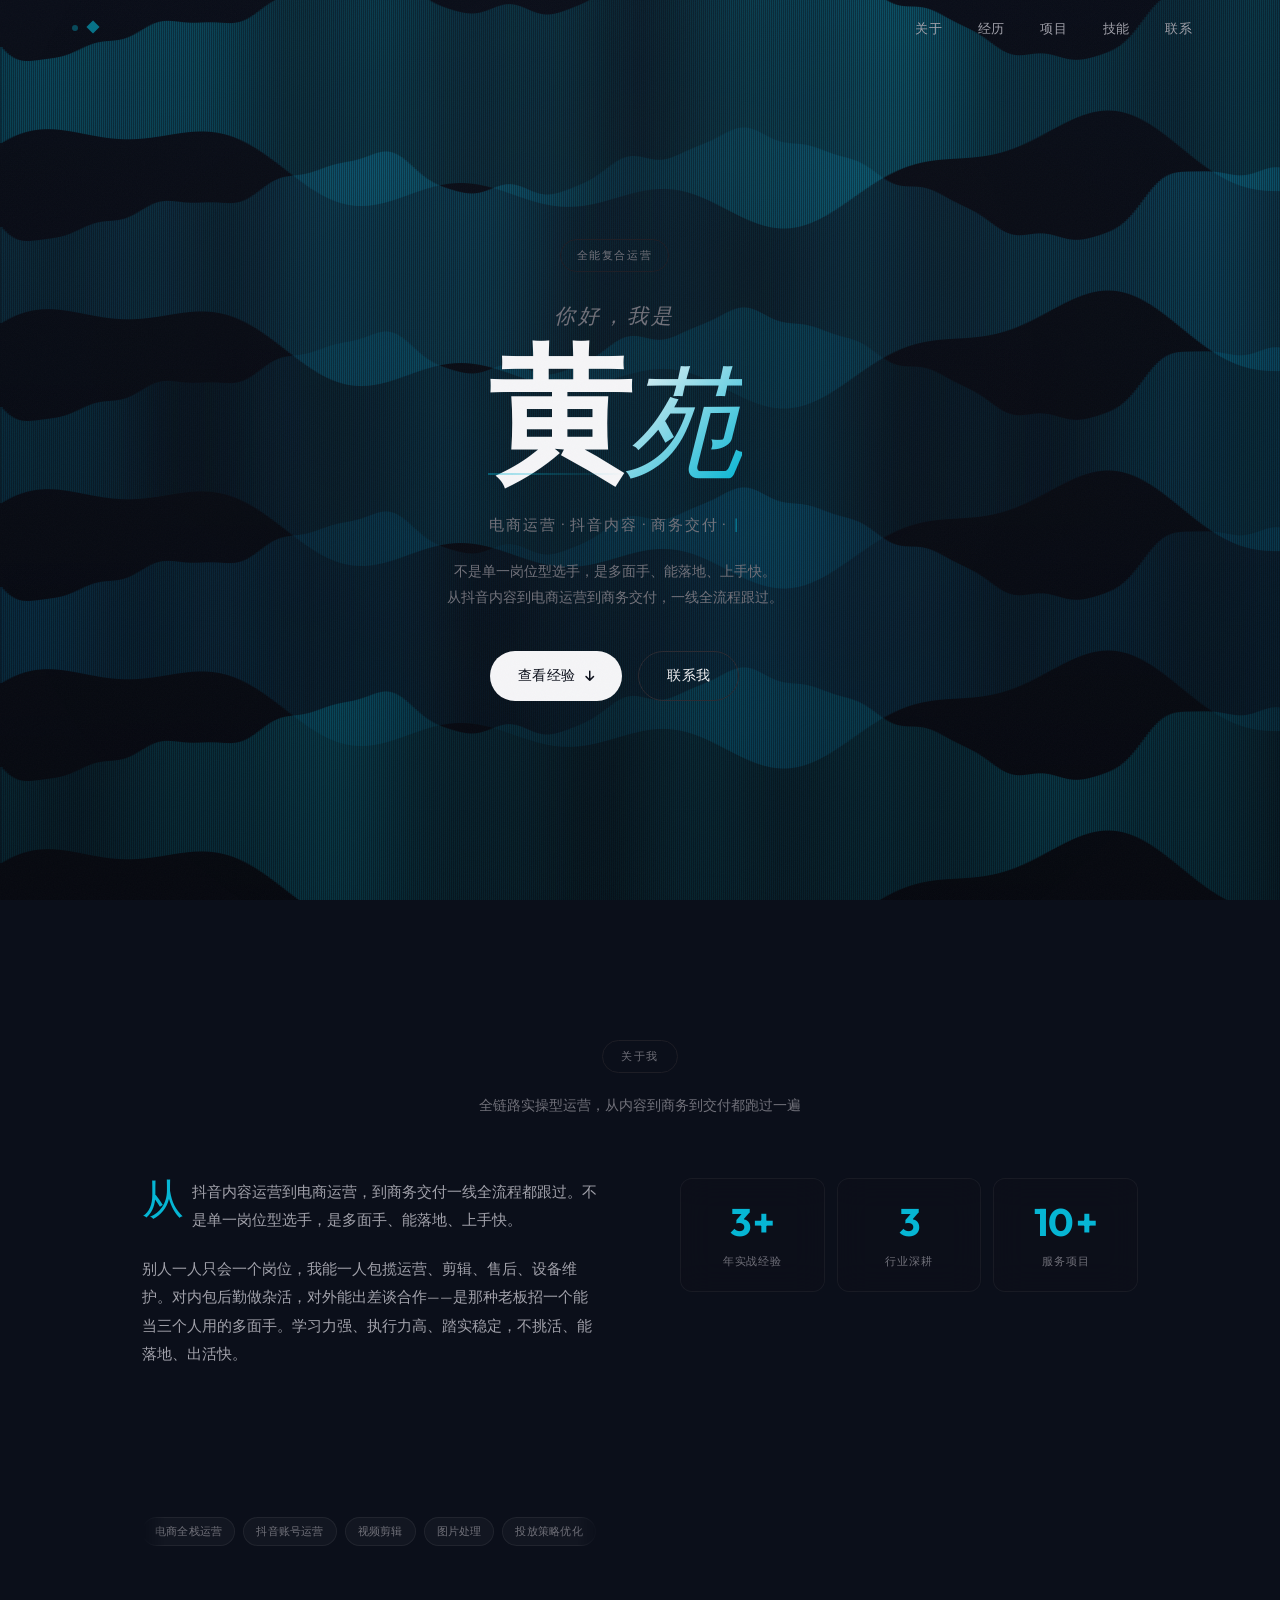
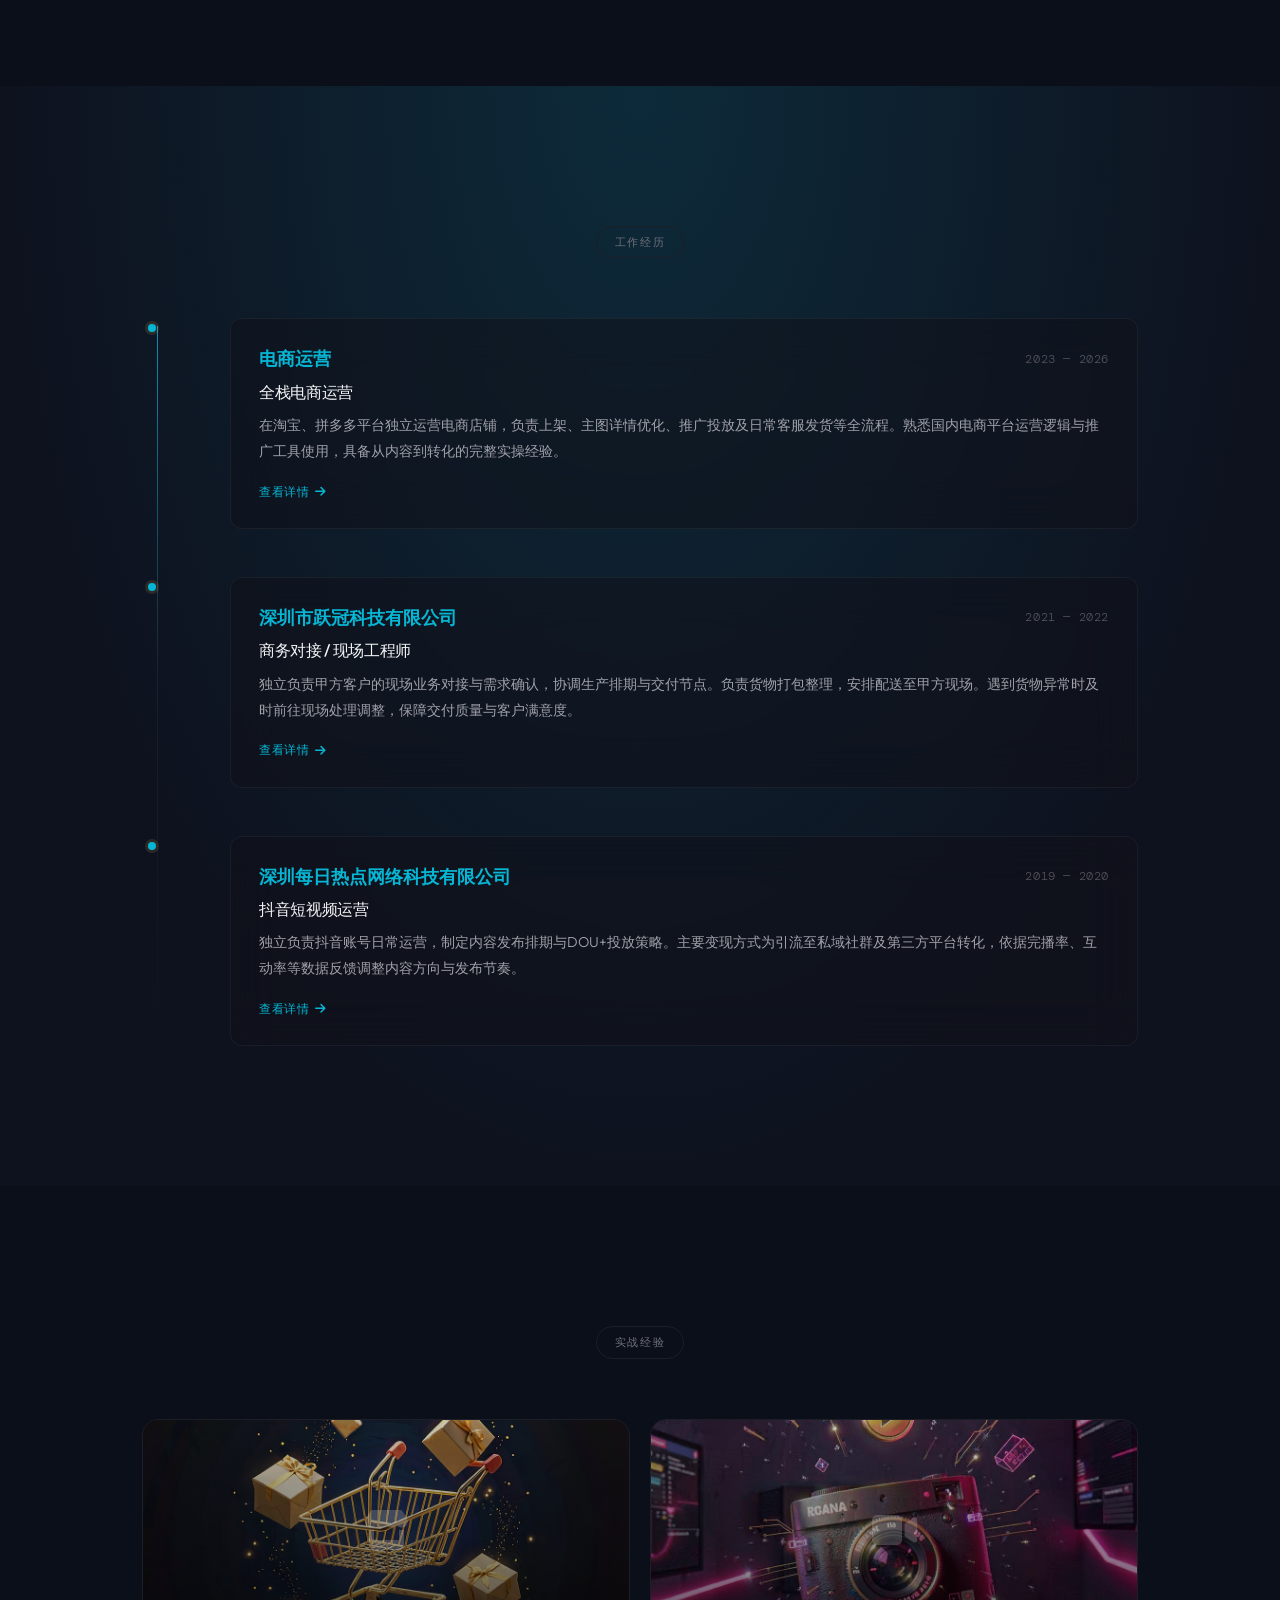
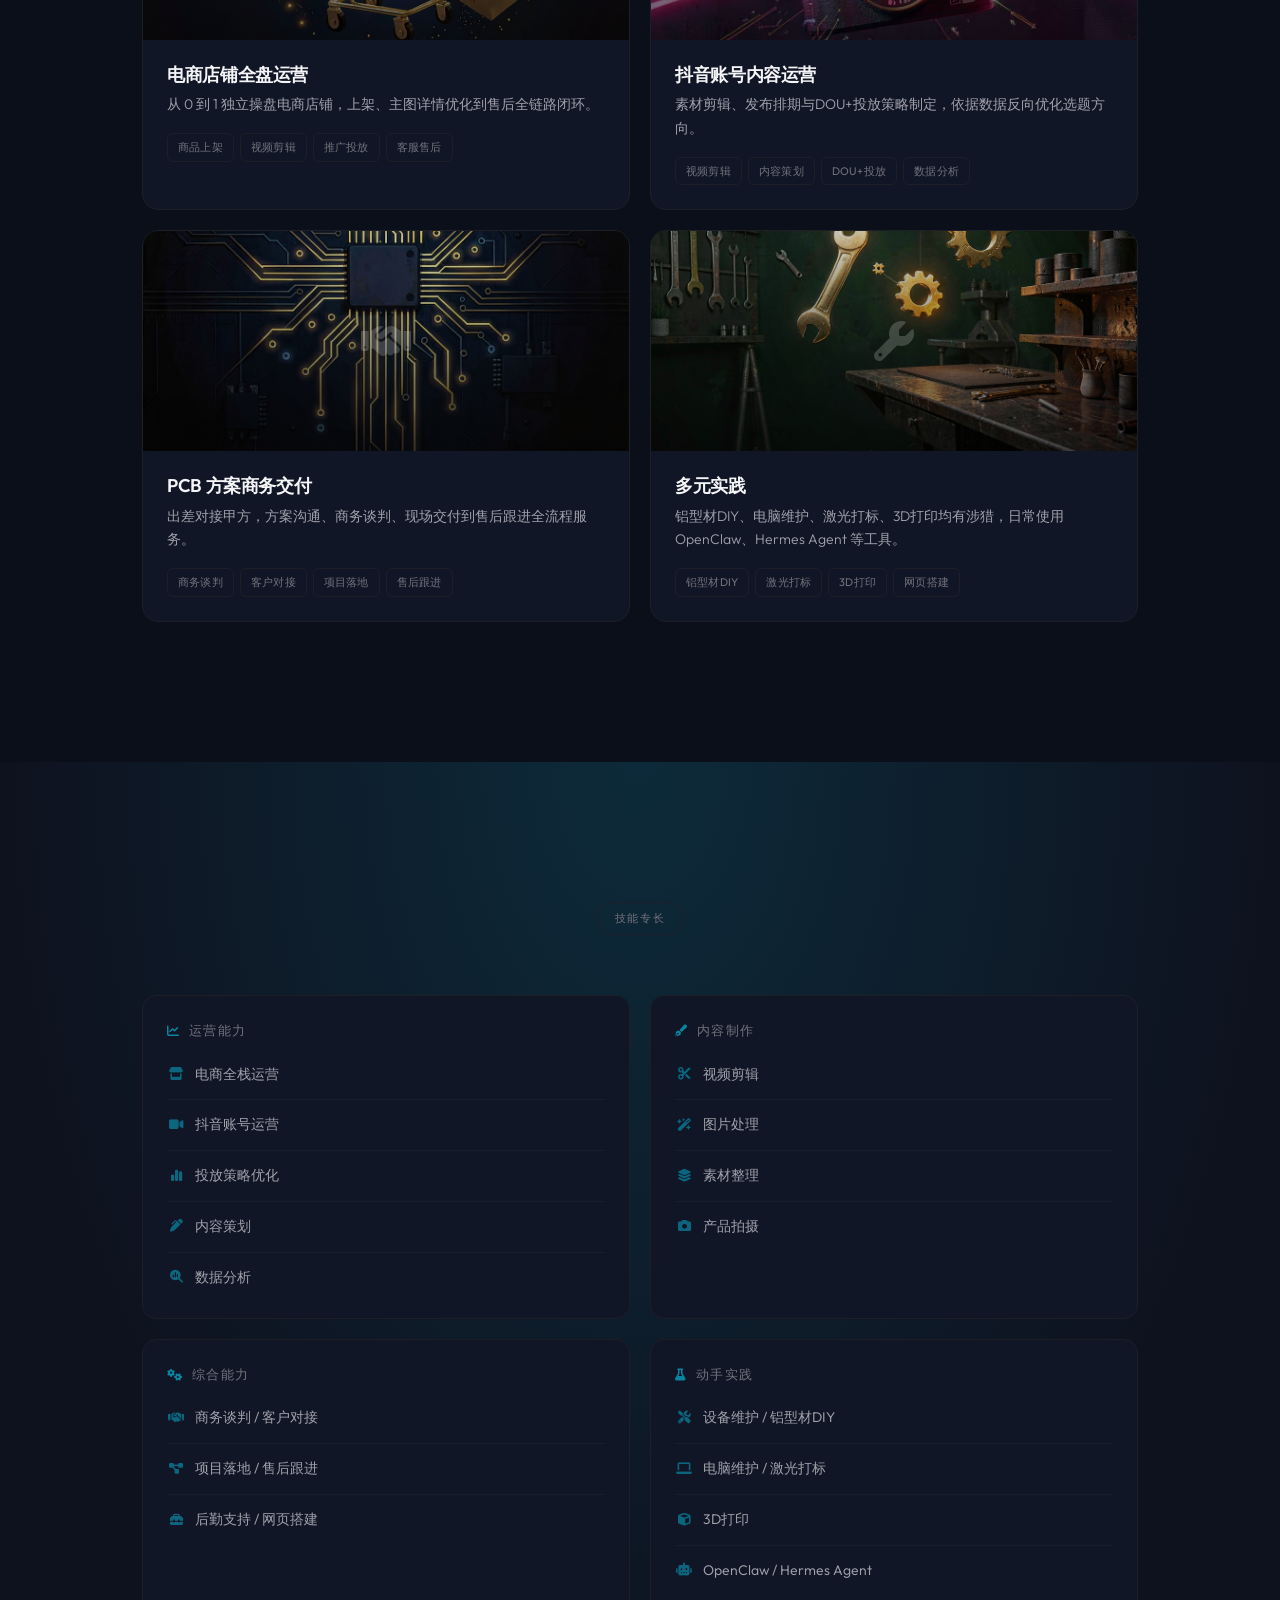
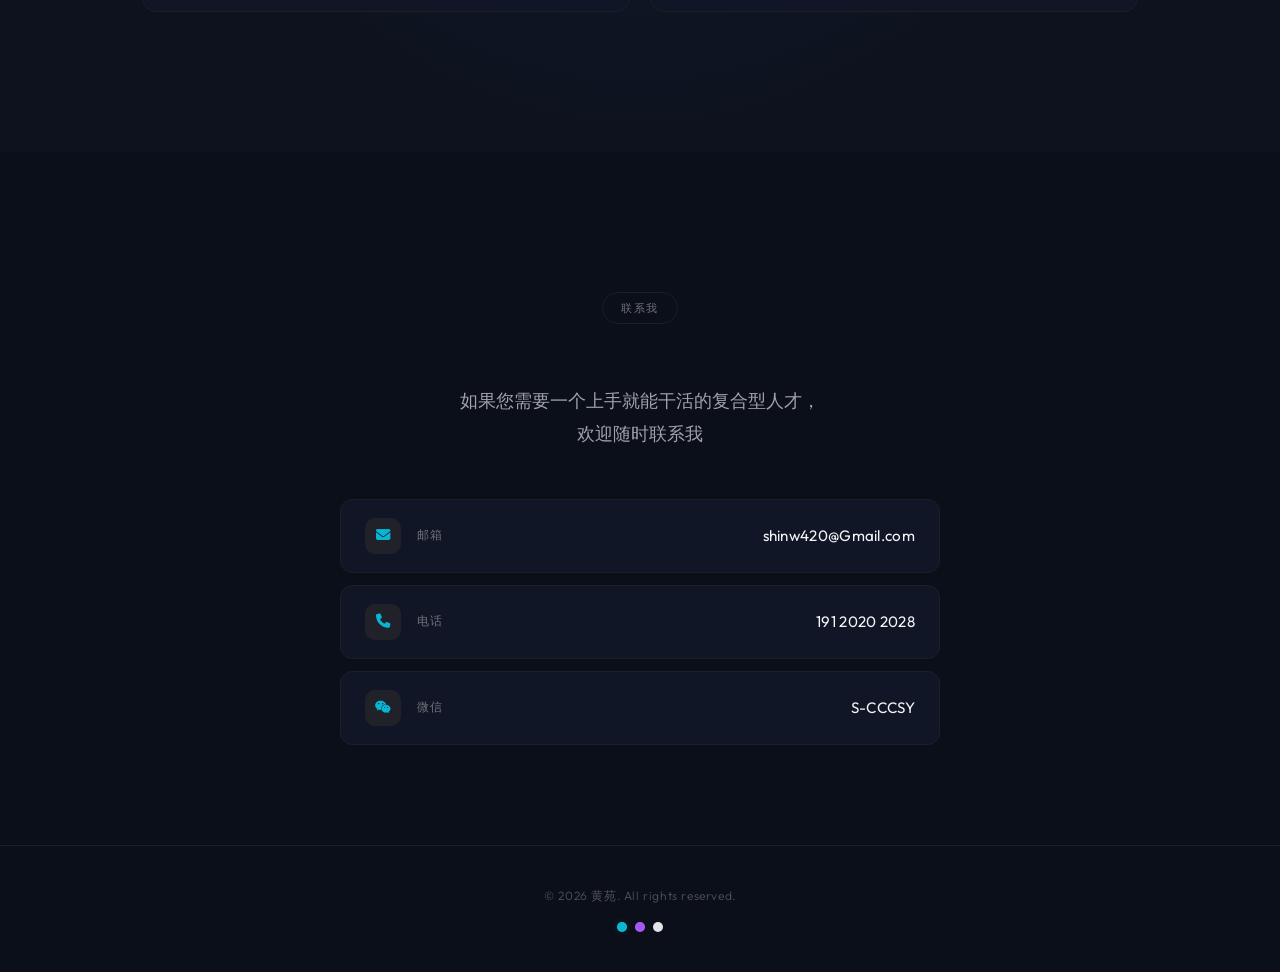
<file: index.html>
<!DOCTYPE html>
<html lang="zh-CN">
<head>
  <meta charset="UTF-8">
  <meta name="viewport" content="width=device-width, initial-scale=1.0">
  <meta name="description" content="黄苑 - 全能复合运营，线上运营+线下执行全链路覆盖">
  <title>黄苑 — 全能复合运营</title>

  <!-- Google Fonts: Apple-inspired typography -->
  <link rel="preconnect" href="https://fonts.googleapis.com">
  <link rel="preconnect" href="https://fonts.gstatic.com" crossorigin>
  <link href="https://fonts.googleapis.com/css2?family=DM+Mono:wght@300;400;500&family=Outfit:wght@200;300;400;500;600&family=Playfair+Display:ital,wght@0,400;0,600;0,700;1,400;1,500&display=swap" rel="stylesheet">

  <!-- Font Awesome -->
  <link rel="stylesheet" href="https://cdnjs.cloudflare.com/ajax/libs/font-awesome/6.5.0/css/all.min.css">

  <link rel="stylesheet" href="styles/main.css">

  <!-- Theme & Layout styles -->
  <style>
    body { transition: background 0.4s var(--ease-out), color 0.4s var(--ease-out); }
    .section { position: relative; z-index: 1; }
    .section--alt::before {
      content: ''; position: absolute; inset: 0;
      background: radial-gradient(ellipse at 50% 0%, var(--color-accent-glow), transparent 70%);
      pointer-events: none;
    }

    /* ---- Theme Switcher ---- */
    .theme-btn.active { box-shadow: 0 0 8px var(--color-accent-glow); }
    .theme-btn:hover { transform: scale(1.3); }

    /* ---- Dot Grid ---- */
    .dot-grid {
      position: fixed; inset: 0; z-index: 0; pointer-events: none;
      background-image: radial-gradient(circle, rgba(255,255,255,0.035) 1px, transparent 1px);
      background-size: 32px 32px;
    }

    /* ---- ColorBends Canvas ---- */
    .color-bends {
      position: absolute; inset: 0; z-index: 1;
      width: 100%; height: 100%; display: block;
      pointer-events: none;
    }

    /* ---- Glass Card ---- */
    .glass-card {
      background: rgba(17,17,25,0.5); backdrop-filter: blur(24px);
      -webkit-backdrop-filter: blur(24px);
      border: 1px solid rgba(255,255,255,0.05);
      transition: all 0.4s cubic-bezier(0.22,1,0.36,1);
    }
    .glass-card:hover {
      border-color: var(--color-accent-glow);
      background: rgba(17,17,25,0.7);
      transform: translateY(-2px);
      box-shadow: 0 8px 32px rgba(0,0,0,0.3);
    }

    /* ---- Pill Tag ---- */
    .pill-tag {
      display: inline-flex; align-items: center; gap: 6px;
      padding: 4px 12px; font-size: 0.6875rem; font-weight: 500;
      color: var(--color-text-tertiary);
      background: rgba(255,255,255,0.03);
      border: 1px solid rgba(255,255,255,0.06);
      border-radius: 100px; font-family: var(--font-mono);
      letter-spacing: 0.02em;
      transition: all 0.3s var(--ease-out);
    }
    .pill-tag:hover {
      border-color: var(--color-accent-glow);
      color: var(--color-accent-light);
      background: var(--color-accent-subtle);
    }

    /* ---- Stat Cards (Glass override) ---- */
    .stat-card {
      background: rgba(17,17,25,0.4) !important;
      backdrop-filter: blur(16px) !important;
      -webkit-backdrop-filter: blur(16px) !important;
      border: 1px solid rgba(255,255,255,0.05) !important;
    }
    .stat-card:hover {
      border-color: var(--color-accent-glow) !important;
      background: rgba(17,17,25,0.65) !important;
    }

    /* ---- Nav ---- */
    .nav-logo {
      font-size: 0.875rem; color: var(--color-accent);
      opacity: 0.6; transition: opacity 0.3s, transform 0.3s;
    }
    .nav-logo:hover { opacity: 1; transform: rotate(180deg); }
    .hero-content { position: relative; z-index: 3; }
     .section-sub { transition: opacity 0.6s var(--ease-out); }
     .hero-scroll-hint { position: relative; z-index: 3; }
    }
  </style>

  <!-- Three.js -->
  <script type="importmap">
  {
    "imports": {
      "three": "https://cdn.jsdelivr.net/npm/three@0.160.0/build/three.module.js"
    }
  }
  </script>
</head>
<body class="theme-teal">

  <!-- Dot Grid Background -->
  <div class="dot-grid"></div>

  <!-- ============================================
       Navigation
  ============================================ -->
  <nav class="nav" id="nav">
    <div class="nav-inner">
      <a href="#hero" class="nav-logo">◆</a>
      <ul class="nav-links" id="navLinks">
        <li><a href="#about" class="nav-link">关于</a></li>
        <li><a href="#experience" class="nav-link">经历</a></li>
        <li><a href="#projects" class="nav-link">项目</a></li>
        <li><a href="#skills" class="nav-link">技能</a></li>
        <li><a href="#contact" class="nav-link">联系</a></li>
      </ul>
      <button class="nav-toggle" id="navToggle" aria-label="菜单">
        <span></span><span></span><span></span>
      </button>
    </div>
  </nav>

  <!-- Scroll progress -->
  <div class="scroll-progress" id="scrollProgress"></div>

  <!-- ============================================
       Hero
  ============================================ -->
  <section class="hero" id="hero">
    <div class="hero-bg">
      <div class="hero-bg-overlay"></div>
    </div>
    <canvas id="colorBends" class="color-bends"></canvas>
    <div class="hero-content">
      <div class="hero-chip">全能复合运营</div>
      <h1 class="hero-title">
        <span class="hero-title-line hero-title-line--sm">你好，我是</span>
        <span class="hero-title-line hero-title-line--lg">
          <span class="hero-surname">黄</span><span class="hero-given">苑</span>
        </span>
      </h1>
      <p class="hero-subtitle" id="heroSubtitle"></p>
      <p class="hero-description">不是单一岗位型选手，是多面手、能落地、上手快。<br>从抖音内容到电商运营到商务交付，一线全流程跟过。</p>
      <div class="hero-actions">
        <a href="#projects" class="btn btn-primary">查看经验 <i class="fas fa-arrow-down"></i></a>
        <a href="#contact" class="btn btn-outline">联系我</a>
      </div>
    </div>
    <div class="hero-scroll-hint">
      <span>向下滚动</span>
      <div class="scroll-dot"></div>
    </div>
  </section>

  <!-- ============================================
       About
  ============================================ -->
  <section class="section" id="about">
    <div class="section-badge reveal">关于我</div>
    <p class="section-sub reveal" style="text-align:center;color:var(--color-text-tertiary);font-size:0.875rem;margin:-40px 0 60px;max-width:500px;margin-left:auto;margin-right:auto;line-height:1.8">全链路实操型运营，从内容到商务到交付都跑过一遍</p>
    <div class="container">
      <div class="about-grid">
        <div class="about-text reveal">
          <p>从抖音内容运营到电商运营，到商务交付一线全流程都跟过。不是单一岗位型选手，是多面手、能落地、上手快。</p>
          <p>别人一人只会一个岗位，我能一人包揽运营、剪辑、售后、设备维护。对内包后勤做杂活，对外能出差谈合作——是那种老板招一个能当三个人用的多面手。学习力强、执行力高、踏实稳定，不挑活、能落地、出活快。</p>
        </div>
        <div class="about-stats reveal">
          <div class="stat-card">
            <span class="stat-number" data-target="3">0</span>
            <span class="stat-suffix">+</span>
            <span class="stat-label">年实战经验</span>
          </div>
          <div class="stat-card">
            <span class="stat-number" data-target="3">0</span>
            <span class="stat-label">行业深耕</span>
          </div>
          <div class="stat-card">
            <span class="stat-number" data-target="10">0</span>
            <span class="stat-suffix">+</span>
            <span class="stat-label">服务项目</span>
          </div>
        </div>
        <div class="about-tags reveal">
        <div class="marquee-track" id="marqueeTrack">
          <div class="marquee-content">
            <span class="pill-tag">电商全栈运营</span>
            <span class="pill-tag">抖音账号运营</span>
            <span class="pill-tag">视频剪辑</span>
            <span class="pill-tag">图片处理</span>
            <span class="pill-tag">投放策略优化</span>
            <span class="pill-tag">内容策划</span>
            <span class="pill-tag">数据分析</span>
            <span class="pill-tag">商务谈判</span>
            <span class="pill-tag">客户对接</span>
            <span class="pill-tag">项目落地</span>
            <span class="pill-tag">售后跟进</span>
            <span class="pill-tag">网页搭建</span>
            <span class="pill-tag">铝型材DIY</span>
            <span class="pill-tag">3D打印</span>
            <span class="pill-tag">激光打标</span>
          </div>
        </div>
      </div>
    </div>
  </section>

  <!-- ============================================
       Experience
  ============================================ -->
  <section class="section section--alt" id="experience">
    <div class="section-badge reveal">工作经历</div>
    <div class="container">
      <div class="timeline">
        <a href="experience-ecommerce.html" class="timeline-item reveal">
          <div class="timeline-marker"></div>
          <div class="timeline-card glass-card">
            <div class="timeline-header">
              <span class="timeline-company">电商运营</span>
              <span class="timeline-period">2023 — 2026</span>
            </div>
            <h3 class="timeline-role">全栈电商运营</h3>
            <p class="timeline-desc">在淘宝、拼多多平台独立运营电商店铺，负责上架、主图详情优化、推广投放及日常客服发货等全流程。熟悉国内电商平台运营逻辑与推广工具使用，具备从内容到转化的完整实操经验。</p>
            <span class="timeline-cta">查看详情 <i class="fas fa-arrow-right"></i></span>
          </div>
        </a>

        <a href="experience-pcb.html" class="timeline-item reveal">
          <div class="timeline-marker"></div>
          <div class="timeline-card glass-card">
            <div class="timeline-header">
              <span class="timeline-company">深圳市跃冠科技有限公司</span>
              <span class="timeline-period">2021 — 2022</span>
            </div>
            <h3 class="timeline-role">商务对接 / 现场工程师</h3>
            <p class="timeline-desc">独立负责甲方客户的现场业务对接与需求确认，协调生产排期与交付节点。负责货物打包整理，安排配送至甲方现场。遇到货物异常时及时前往现场处理调整，保障交付质量与客户满意度。</p>
            <span class="timeline-cta">查看详情 <i class="fas fa-arrow-right"></i></span>
          </div>
        </a>

        <a href="experience-douyin.html" class="timeline-item reveal">
          <div class="timeline-marker"></div>
          <div class="timeline-card glass-card">
            <div class="timeline-header">
              <span class="timeline-company">深圳每日热点网络科技有限公司</span>
              <span class="timeline-period">2019 — 2020</span>
            </div>
            <h3 class="timeline-role">抖音短视频运营</h3>
            <p class="timeline-desc">独立负责抖音账号日常运营，制定内容发布排期与DOU+投放策略。主要变现方式为引流至私域社群及第三方平台转化，依据完播率、互动率等数据反馈调整内容方向与发布节奏。</p>
            <span class="timeline-cta">查看详情 <i class="fas fa-arrow-right"></i></span>
          </div>
        </a>
      </div>
    </div>
  </section>

  <!-- ============================================
       Projects
  ============================================ -->
  <section class="section" id="projects">
    <div class="section-badge reveal">实战经验</div>
    <div class="container">
      <div class="projects-grid">
        <a href="project-ecommerce.html" class="project-card reveal" style="cursor:pointer;text-decoration:none;display:block">
          <div class="project-image" style="background-image: url('assets/project-ecommerce.png');">
            <div class="project-image-overlay"></div>
            <div class="project-icon"><i class="fas fa-store"></i></div>
          </div>
          <div class="project-body">
            <h3 class="project-title">电商店铺全盘运营</h3>
            <p class="project-desc">从 0 到 1 独立操盘电商店铺，上架、主图详情优化到售后全链路闭环。</p>
            <div class="project-tags">
              <span>商品上架</span>
              <span>视频剪辑</span>
              <span>推广投放</span>
              <span>客服售后</span>
            </div>
          </div>
        </a>

        <a href="project-douyin.html" class="project-card reveal" style="cursor:pointer;text-decoration:none;display:block">
          <div class="project-image" style="background-image: url('assets/project-douyin.png');">
            <div class="project-image-overlay"></div>
            <div class="project-icon"><i class="fas fa-video"></i></div>
          </div>
          <div class="project-body">
            <h3 class="project-title">抖音账号内容运营</h3>
            <p class="project-desc">素材剪辑、发布排期与DOU+投放策略制定，依据数据反向优化选题方向。</p>
            <div class="project-tags">
              <span>视频剪辑</span>
              <span>内容策划</span>
              <span>DOU+投放</span>
              <span>数据分析</span>
            </div>
          </div>
        </a>

        <a href="project-pcb.html" class="project-card reveal" style="cursor:pointer;text-decoration:none;display:block">
          <div class="project-image" style="background-image: url('assets/project-pcb.png');">
            <div class="project-image-overlay"></div>
            <div class="project-icon"><i class="fas fa-handshake"></i></div>
          </div>
          <div class="project-body">
            <h3 class="project-title">PCB 方案商务交付</h3>
            <p class="project-desc">出差对接甲方，方案沟通、商务谈判、现场交付到售后跟进全流程服务。</p>
            <div class="project-tags">
              <span>商务谈判</span>
              <span>客户对接</span>
              <span>项目落地</span>
              <span>售后跟进</span>
            </div>
          </div>
        </a>

        <a href="project-practice.html" class="project-card reveal" style="cursor:pointer;text-decoration:none;display:block">
          <div class="project-image" style="background-image: url('assets/project-support.png');">
            <div class="project-image-overlay"></div>
            <div class="project-icon"><i class="fas fa-wrench"></i></div>
          </div>
          <div class="project-body">
            <h3 class="project-title">多元实践</h3>
            <p class="project-desc">铝型材DIY、电脑维护、激光打标、3D打印均有涉猎，日常使用 OpenClaw、Hermes Agent 等工具。</p>
            <div class="project-tags">
              <span>铝型材DIY</span>
              <span>激光打标</span>
              <span>3D打印</span>
              <span>网页搭建</span>
            </div>
          </div>
        </a>
      </div>
    </div>
  </section>

  <!-- ============================================
       Skills
  ============================================ -->
  <section class="section section--alt" id="skills">
    <div class="section-badge reveal">技能专长</div>
    <div class="container">
      <div class="skills-grid">
        <div class="skill-group reveal">
            <h3 class="skill-group-title">
              <i class="fas fa-chart-line"></i>
              运营能力
            </h3>
            <div class="skill-items">
              <div class="skill-item">
                <i class="fas fa-store"></i>
                <span class="skill-info">电商全栈运营</span>
              </div>
              <div class="skill-item">
                <i class="fas fa-video"></i>
                <span class="skill-info">抖音账号运营</span>
              </div>
              <div class="skill-item">
                <i class="fas fa-chart-simple"></i>
                <span class="skill-info">投放策略优化</span>
              </div>
              <div class="skill-item">
                <i class="fas fa-pen-clip"></i>
                <span class="skill-info">内容策划</span>
              </div>
              <div class="skill-item">
                <i class="fas fa-magnifying-glass-chart"></i>
                <span class="skill-info">数据分析</span>
              </div>
            </div>
          </div>

          <div class="skill-group reveal">
            <h3 class="skill-group-title">
              <i class="fas fa-pen-fancy"></i>
              内容制作
            </h3>
            <div class="skill-items">
              <div class="skill-item">
                <i class="fas fa-scissors"></i>
                <span class="skill-info">视频剪辑</span>
              </div>
              <div class="skill-item">
                <i class="fas fa-wand-magic-sparkles"></i>
                <span class="skill-info">图片处理</span>
              </div>
              <div class="skill-item">
                <i class="fas fa-layer-group"></i>
                <span class="skill-info">素材整理</span>
              </div>
              <div class="skill-item">
                <i class="fas fa-camera"></i>
                <span class="skill-info">产品拍摄</span>
              </div>
            </div>
          </div>

          <div class="skill-group reveal">
            <h3 class="skill-group-title">
              <i class="fas fa-cogs"></i>
              综合能力
            </h3>
            <div class="skill-items">
              <div class="skill-item">
                <i class="fas fa-handshake"></i>
                <span class="skill-info">商务谈判 / 客户对接</span>
              </div>
              <div class="skill-item">
                <i class="fas fa-diagram-project"></i>
                <span class="skill-info">项目落地 / 售后跟进</span>
              </div>
              <div class="skill-item">
                <i class="fas fa-toolbox"></i>
                <span class="skill-info">后勤支持 / 网页搭建</span>
              </div>
            </div>
          </div>

          <div class="skill-group reveal">
            <h3 class="skill-group-title">
              <i class="fas fa-flask"></i>
              动手实践
            </h3>
            <div class="skill-items">
              <div class="skill-item">
                <i class="fas fa-tools"></i>
                <span class="skill-info">设备维护 / 铝型材DIY</span>
              </div>
              <div class="skill-item">
                <i class="fas fa-laptop"></i>
                <span class="skill-info">电脑维护 / 激光打标</span>
              </div>
              <div class="skill-item">
                <i class="fas fa-cube"></i>
                <span class="skill-info">3D打印</span>
              </div>
              <div class="skill-item">
                <i class="fas fa-robot"></i>
                <span class="skill-info">OpenClaw / Hermes Agent</span>
              </div>
            </div>
          </div>
      </div>
    </div>
  </section>

  <!-- ============================================
       Contact
  ============================================ -->
  <section class="section contact-section" id="contact">
    <div class="section-badge reveal">联系我</div>
    <div class="container">
      <div class="contact-content reveal">
        <p class="contact-headline">如果您需要一个上手就能干活的复合型人才，<br>欢迎随时联系我</p>
        <div class="contact-list">
          <a href="mailto:shinw420@Gmail.com" class="contact-item">
            <span class="contact-item-icon"><i class="fas fa-envelope"></i></span>
            <span class="contact-item-label">邮箱</span>
            <span class="contact-item-value">shinw420@Gmail.com</span>
          </a>
          <a href="tel:+8619120202028" class="contact-item">
            <span class="contact-item-icon"><i class="fas fa-phone"></i></span>
            <span class="contact-item-label">电话</span>
            <span class="contact-item-value">191 2020 2028</span>
          </a>
          <div class="contact-item">
            <span class="contact-item-icon"><i class="fab fa-weixin"></i></span>
            <span class="contact-item-label">微信</span>
            <span class="contact-item-value">S-CCCSY</span>
          </div>
        </div>
      </div>
    </div>
  </section>

  <!-- Back to top -->
  <button class="back-to-top" id="backToTop" aria-label="返回顶部">
    <i class="fas fa-arrow-up"></i>
  </button>

  <!-- ============================================
       Footer
  ============================================ -->
  <footer class="footer">
    <div class="container">
      <p>&copy; 2026 黄苑. All rights reserved.</p>
      <div class="theme-switcher" style="margin-top:16px;display:flex;gap:8px;justify-content:center">
        <button class="theme-btn teal active" data-theme="teal" title="海洋青蓝" onclick="switchTheme('teal')" style="width:10px;height:10px;border-radius:50%;border:1px solid rgba(255,255,255,0.1);background:#06b6d4;cursor:pointer;padding:0;transition:all 0.3s"></button>
        <button class="theme-btn purple" data-theme="purple" title="紫色星云" onclick="switchTheme('purple')" style="width:10px;height:10px;border-radius:50%;border:1px solid rgba(255,255,255,0.1);background:#a855f7;cursor:pointer;padding:0;transition:all 0.3s"></button>
        <button class="theme-btn slate" data-theme="slate" title="极简灰白" onclick="switchTheme('slate')" style="width:10px;height:10px;border-radius:50%;border:1px solid rgba(255,255,255,0.1);background:#e4e4e7;cursor:pointer;padding:0;transition:all 0.3s"></button>
      </div>
    </div>
  </footer>

  <script>if(location.hash) history.replaceState(null,'',location.pathname+location.search);</script>
  <script src="scripts/main.js"></script>

  <!-- Theme switcher -->
  <script>
    function switchTheme(name) {
      document.body.className = 'theme-' + name;
      document.querySelectorAll('.theme-btn').forEach(function(b) {
        b.classList.toggle('active', b.dataset.theme === name);
      });
      try { localStorage.setItem('resume-theme', name); } catch(e) {}
      // Update color bends
      if (window.colorBends) window.colorBends.updateColor(name);
    }
    // Restore saved theme
    try {
      var saved = localStorage.getItem('resume-theme');
      if (saved) switchTheme(saved);
      else switchTheme('teal');
    } catch(e) {}
  </script>

  <!-- ColorBends - Animated flowing gradient background -->
  <script>
  (function() {
    var canvas = document.getElementById('colorBends');
    if (!canvas) return;
    var ctx = canvas.getContext('2d');
    var W, H, time = 0;

    // Theme color mappings
    var themeColors = {
      purple: [
        { r: 130, g: 70, b: 220 },
        { r: 90, g: 50, b: 200 },
        { r: 168, g: 85, b: 247 },
        { r: 60, g: 30, b: 150 }
      ],
      teal: [
        { r: 6, g: 182, b: 212 },
        { r: 20, g: 150, b: 200 },
        { r: 8, g: 145, b: 180 },
        { r: 15, g: 100, b: 160 }
      ],
      slate: [
        { r: 180, g: 180, b: 190 },
        { r: 140, g: 140, b: 150 },
        { r: 200, g: 200, b: 210 },
        { r: 100, g: 100, b: 115 }
      ]
    };

    var currentTheme = 'teal';
    var colors = themeColors.teal;

    function resize() {
      W = canvas.width = canvas.offsetWidth;
      H = canvas.height = canvas.offsetHeight;
    }

    window.colorBends = {
      updateColor: function(theme) {
        currentTheme = theme;
        colors = themeColors[theme] || themeColors.purple;
      }
    };

    // Simple 1D noise
    function noise(x) {
      return Math.sin(x * 1.7) * 0.5 + Math.sin(x * 3.2) * 0.3 + Math.sin(x * 7.1) * 0.2;
    }

    function draw() {
      time += 0.008;
      ctx.clearRect(0, 0, W, H);

      var bands = 5;
      var bandH = H / bands;

      for (var b = 0; b < bands; b++) {
        var baseY = b * bandH;
        var col = colors[b % colors.length];
        var nextCol = colors[(b + 1) % colors.length];

        for (var x = 0; x < W; x += 2) {
          var n = noise(x * 0.004 + time) * 0.6 +
                  noise(x * 0.008 + time * 0.7 + 100) * 0.3 +
                  noise(x * 0.015 + time * 0.5 + 200) * 0.1;

          var yOffset = n * bandH * 0.5;
          var y1 = baseY + yOffset;
          var y2 = baseY + bandH + noise(x * 0.004 + time * 0.8 + 50) * bandH * 0.4;

          // Interpolate color
          var t = (b % colors.length) / Math.max(1, colors.length - 1);
          var r = col.r + (nextCol.r - col.r) * 0.3;
          var g = col.g + (nextCol.g - col.g) * 0.3;
          var b2 = col.b + (nextCol.b - col.b) * 0.3;

          var alpha = 0.15 + 0.1 * noise(x * 0.005 + time * 0.5 + b * 10);

          ctx.fillStyle = 'rgba(' + Math.round(r) + ',' + Math.round(g) + ',' + Math.round(b2) + ',' + alpha + ')';
          ctx.fillRect(x, y1, 3, Math.max(1, y2 - y1));
        }
      }

      // Soft overlay blend
      var grad = ctx.createRadialGradient(W*0.5, H*0.4, 0, W*0.5, H*0.4, W*0.7);
      grad.addColorStop(0, 'rgba(255,255,255,0.02)');
      grad.addColorStop(0.5, 'rgba(255,255,255,0.005)');
      grad.addColorStop(1, 'rgba(0,0,0,0)');
      ctx.fillStyle = grad;
      ctx.fillRect(0, 0, W, H);

      requestAnimationFrame(draw);
    }

    window.addEventListener('resize', resize);
    resize();

    // Delay start slightly for layout to settle
    setTimeout(draw, 100);
  })();
  </script>
</body>
</html>
</file>
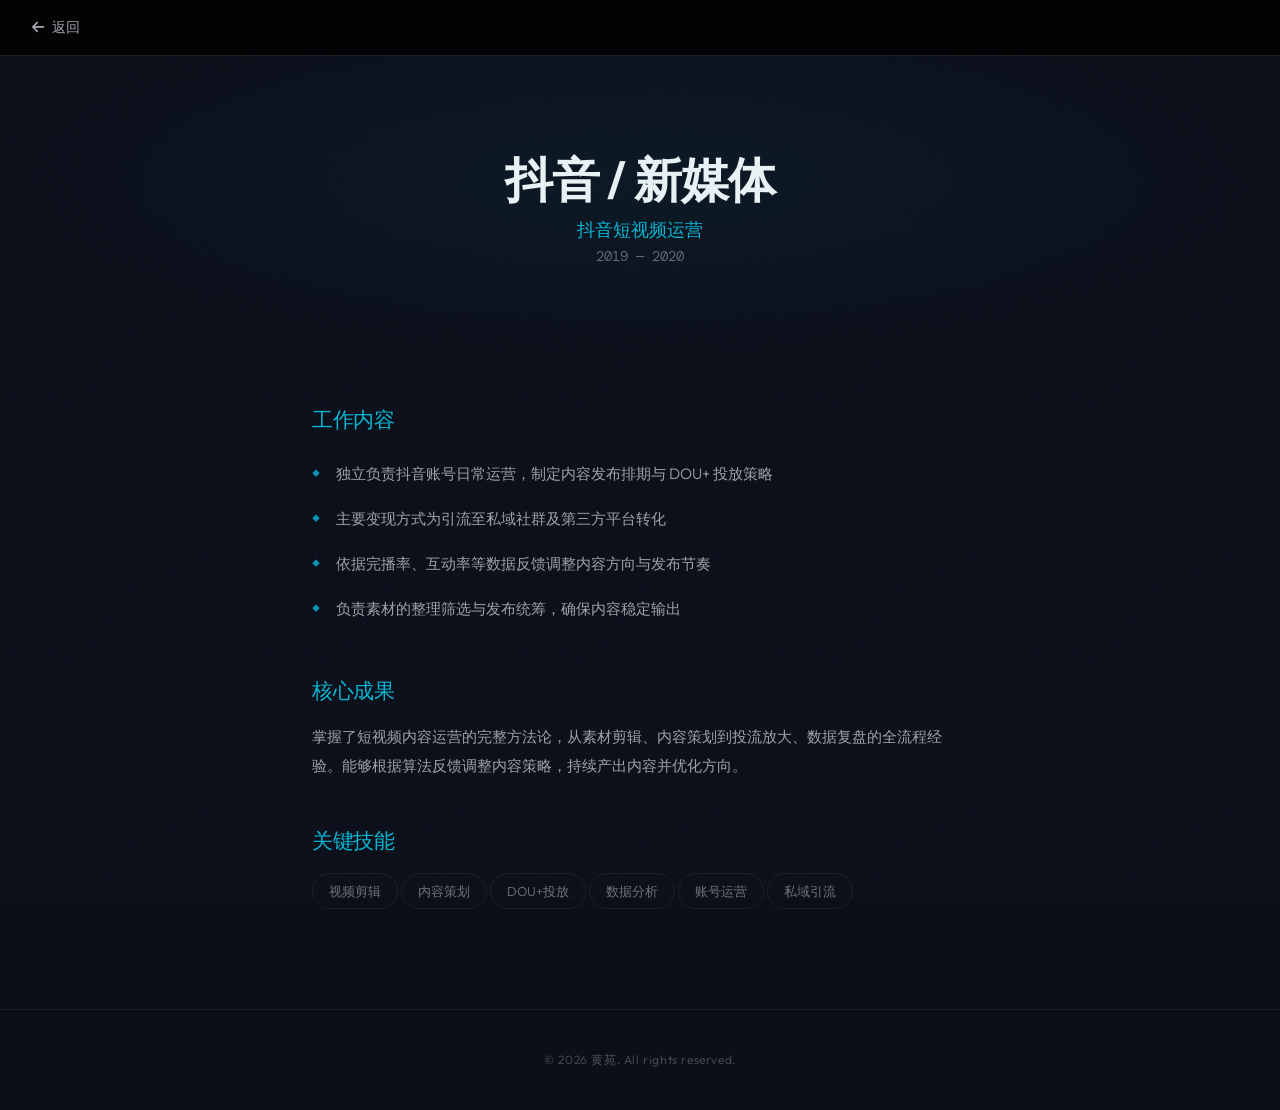
<file: experience-douyin.html>
<!DOCTYPE html>
<html lang="zh-CN">
<head>
  <meta charset="UTF-8">
  <meta name="viewport" content="width=device-width, initial-scale=1.0">
  <title>抖音 · 新媒体 — 黄苑</title>
  <link rel="preconnect" href="https://fonts.googleapis.com">
  <link rel="preconnect" href="https://fonts.gstatic.com" crossorigin>
  <link href="https://fonts.googleapis.com/css2?family=DM+Mono:wght@300;400;500&family=Outfit:wght@200;300;400;500;600&family=Playfair+Display:ital,wght@0,400;0,600;0,700;1,400;1,500&display=swap" rel="stylesheet">
  <link rel="stylesheet" href="https://cdnjs.cloudflare.com/ajax/libs/font-awesome/6.5.0/css/all.min.css">
  <link rel="stylesheet" href="styles/main.css">
  <style>
    .page-hero { min-height: 40vh; display: flex; align-items: center; justify-content: center; text-align: center; padding: 120px 32px 60px; position: relative; }
    .page-hero-bg { position: absolute; inset: 0; background: radial-gradient(ellipse at center, rgba(6,182,212,0.06), transparent 70%); pointer-events: none; }
    .page-hero h1 { font-size: clamp(2rem, 4vw, 3rem); margin-bottom: 8px; }
    .page-hero .period { font-family: var(--font-mono); font-size: 0.875rem; color: var(--color-text-tertiary); }
    .page-hero .role { font-size: 1.1rem; color: var(--color-accent); font-weight: 300; margin-top: 8px; }
    .page-content { max-width: 720px; margin: 0 auto; padding: 0 32px 100px; }
    .page-content h2 { font-size: 1.3rem; color: var(--color-accent); margin: 48px 0 20px; font-family: var(--font-body); font-weight: 500; }
    .page-content p, .page-content li { color: var(--color-text-secondary); line-height: 1.9; font-size: 0.95rem; }
    .page-content ul { list-style: none; padding: 0; }
    .page-content ul li { padding: 8px 0 8px 24px; position: relative; }
    .page-content ul li::before { content: '◆'; position: absolute; left: 0; color: var(--color-accent-dark); font-size: 0.5rem; top: 14px; }
    .back-nav { position: fixed; top: 0; left: 0; right: 0; z-index: 100; height: 56px; display: flex; align-items: center; padding: 0 32px; background: rgba(0,0,0,0.85); backdrop-filter: blur(40px); border-bottom: 1px solid var(--color-border); }
    .back-nav a { display: flex; align-items: center; gap: 8px; font-size: 0.875rem; color: var(--color-text-secondary); transition: color var(--transition-fast); }
    .back-nav a:hover { color: var(--color-accent); }
    @media (max-width: 768px) { .page-content { padding: 0 20px 80px; } }
  </style>
</head>
<body class="theme-teal">
  <nav class="back-nav">
    <a href="javascript:history.back()"><i class="fas fa-arrow-left"></i> 返回</a>
  </nav>

  <section class="page-hero">
    <div class="page-hero-bg"></div>
    <div>
      <h1>抖音 / 新媒体</h1>
      <p class="role">抖音短视频运营</p>
      <p class="period">2019 — 2020</p>
    </div>
  </section>

  <div class="page-content">
    <h2>工作内容</h2>
    <ul>
      <li>独立负责抖音账号日常运营，制定内容发布排期与 DOU+ 投放策略</li>
      <li>主要变现方式为引流至私域社群及第三方平台转化</li>
      <li>依据完播率、互动率等数据反馈调整内容方向与发布节奏</li>
      <li>负责素材的整理筛选与发布统筹，确保内容稳定输出</li>
    </ul>

    <h2>核心成果</h2>
    <p>掌握了短视频内容运营的完整方法论，从素材剪辑、内容策划到投流放大、数据复盘的全流程经验。能够根据算法反馈调整内容策略，持续产出内容并优化方向。</p>

    <h2>关键技能</h2>
    <div class="about-tags" style="margin-top:0">
      <span class="tag">视频剪辑</span>
      <span class="tag">内容策划</span>
      <span class="tag">DOU+投放</span>
      <span class="tag">数据分析</span>
      <span class="tag">账号运营</span>
      <span class="tag">私域引流</span>
    </div>
  </div>

  <footer class="footer"><div class="container"><p>&copy; 2026 黄苑. All rights reserved.</p></div></footer>
</body>
</html>
</file>
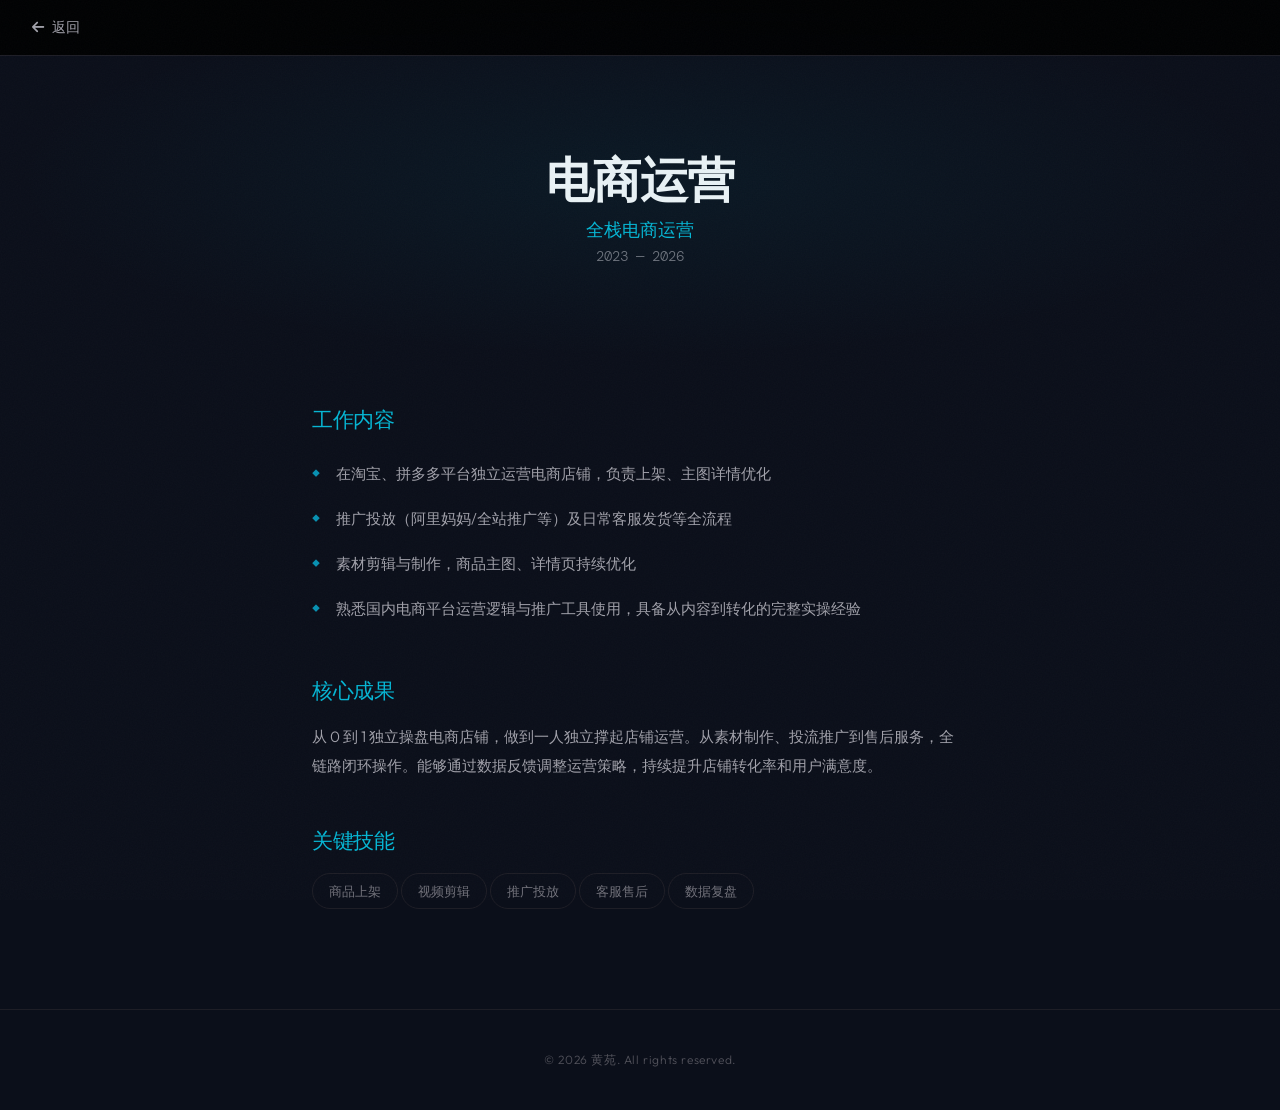
<file: experience-ecommerce.html>
<!DOCTYPE html>
<html lang="zh-CN">
<head>
  <meta charset="UTF-8">
  <meta name="viewport" content="width=device-width, initial-scale=1.0">
  <title>电商运营 · 全栈 — 黄苑</title>
  <link rel="preconnect" href="https://fonts.googleapis.com">
  <link rel="preconnect" href="https://fonts.gstatic.com" crossorigin>
  <link href="https://fonts.googleapis.com/css2?family=DM+Mono:wght@300;400;500&family=Outfit:wght@200;300;400;500;600&family=Playfair+Display:ital,wght@0,400;0,600;0,700;1,400;1,500&display=swap" rel="stylesheet">
  <link rel="stylesheet" href="https://cdnjs.cloudflare.com/ajax/libs/font-awesome/6.5.0/css/all.min.css">
  <link rel="stylesheet" href="styles/main.css">
  <style>
    .page-hero { min-height: 40vh; display: flex; align-items: center; justify-content: center; text-align: center; padding: 120px 32px 60px; position: relative; }
    .page-hero-bg { position: absolute; inset: 0; background: radial-gradient(ellipse at center, rgba(6,182,212,0.06), transparent 70%); pointer-events: none; }
    .page-hero h1 { font-size: clamp(2rem, 4vw, 3rem); margin-bottom: 8px; }
    .page-hero .period { font-family: var(--font-mono); font-size: 0.875rem; color: var(--color-text-tertiary); }
    .page-hero .role { font-size: 1.1rem; color: var(--color-accent); font-weight: 300; margin-top: 8px; }
    .page-content { max-width: 720px; margin: 0 auto; padding: 0 32px 100px; }
    .page-content h2 { font-size: 1.3rem; color: var(--color-accent); margin: 48px 0 20px; font-family: var(--font-body); font-weight: 500; }
    .page-content p, .page-content li { color: var(--color-text-secondary); line-height: 1.9; font-size: 0.95rem; }
    .page-content ul { list-style: none; padding: 0; }
    .page-content ul li { padding: 8px 0 8px 24px; position: relative; }
    .page-content ul li::before { content: '◆'; position: absolute; left: 0; color: var(--color-accent-dark); font-size: 0.5rem; top: 14px; }
    .back-nav { position: fixed; top: 0; left: 0; right: 0; z-index: 100; height: 56px; display: flex; align-items: center; padding: 0 32px; background: rgba(0,0,0,0.85); backdrop-filter: blur(40px); border-bottom: 1px solid var(--color-border); }
    .back-nav a { display: flex; align-items: center; gap: 8px; font-size: 0.875rem; color: var(--color-text-secondary); transition: color var(--transition-fast); }
    .back-nav a:hover { color: var(--color-accent); }
    @media (max-width: 768px) { .page-content { padding: 0 20px 80px; } }
  </style>
</head>
<body class="theme-teal">
  <nav class="back-nav">
    <a href="javascript:history.back()"><i class="fas fa-arrow-left"></i> 返回</a>
  </nav>

  <section class="page-hero">
    <div class="page-hero-bg"></div>
    <div>
      <h1>电商运营</h1>
      <p class="role">全栈电商运营</p>
      <p class="period">2023 — 2026</p>
    </div>
  </section>

  <div class="page-content">
    <h2>工作内容</h2>
    <ul>
      <li>在淘宝、拼多多平台独立运营电商店铺，负责上架、主图详情优化</li>
      <li>推广投放（阿里妈妈/全站推广等）及日常客服发货等全流程</li>
      <li>素材剪辑与制作，商品主图、详情页持续优化</li>
      <li>熟悉国内电商平台运营逻辑与推广工具使用，具备从内容到转化的完整实操经验</li>
    </ul>

    <h2>核心成果</h2>
    <p>从 0 到 1 独立操盘电商店铺，做到一人独立撑起店铺运营。从素材制作、投流推广到售后服务，全链路闭环操作。能够通过数据反馈调整运营策略，持续提升店铺转化率和用户满意度。</p>

    <h2>关键技能</h2>
    <div class="about-tags" style="margin-top:0">
      <span class="tag">商品上架</span>
      <span class="tag">视频剪辑</span>
      <span class="tag">推广投放</span>
      <span class="tag">客服售后</span>
      <span class="tag">数据复盘</span>
    </div>
  </div>

  <footer class="footer"><div class="container"><p>&copy; 2026 黄苑. All rights reserved.</p></div></footer>
</body>
</html>
</file>
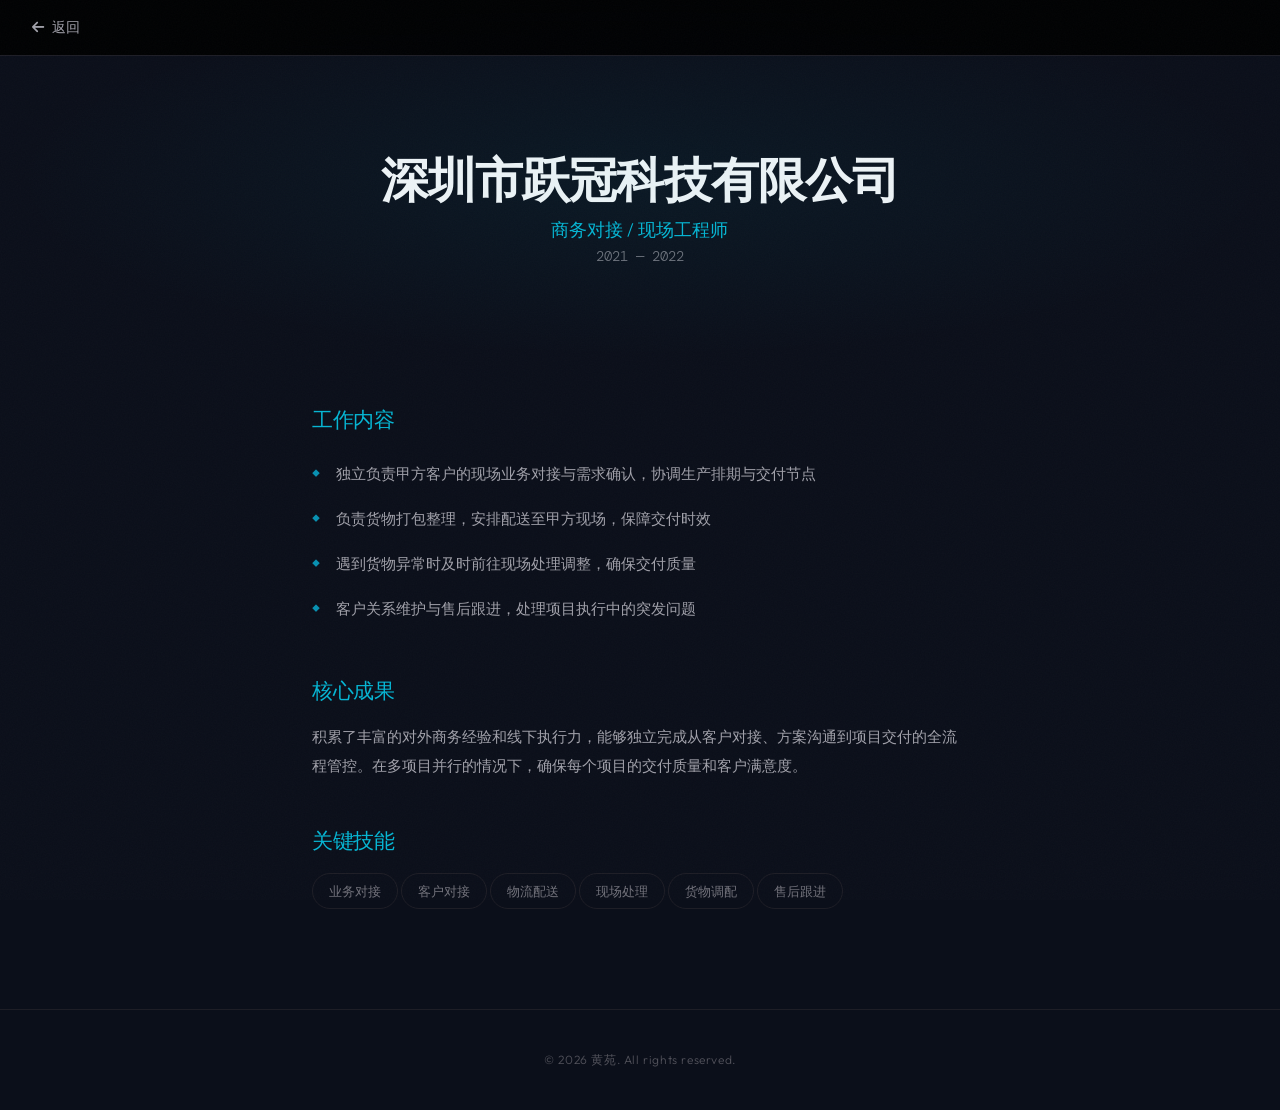
<file: experience-pcb.html>
<!DOCTYPE html>
<html lang="zh-CN">
<head>
  <meta charset="UTF-8">
  <meta name="viewport" content="width=device-width, initial-scale=1.0">
  <title>商务对接 · 现场工程师 — 黄苑</title>
  <link rel="preconnect" href="https://fonts.googleapis.com">
  <link rel="preconnect" href="https://fonts.gstatic.com" crossorigin>
  <link href="https://fonts.googleapis.com/css2?family=DM+Mono:wght@300;400;500&family=Outfit:wght@200;300;400;500;600&family=Playfair+Display:ital,wght@0,400;0,600;0,700;1,400;1,500&display=swap" rel="stylesheet">
  <link rel="stylesheet" href="https://cdnjs.cloudflare.com/ajax/libs/font-awesome/6.5.0/css/all.min.css">
  <link rel="stylesheet" href="styles/main.css">
  <style>
    .page-hero { min-height: 40vh; display: flex; align-items: center; justify-content: center; text-align: center; padding: 120px 32px 60px; position: relative; }
    .page-hero-bg { position: absolute; inset: 0; background: radial-gradient(ellipse at center, rgba(6,182,212,0.06), transparent 70%); pointer-events: none; }
    .page-hero h1 { font-size: clamp(2rem, 4vw, 3rem); margin-bottom: 8px; }
    .page-hero .period { font-family: var(--font-mono); font-size: 0.875rem; color: var(--color-text-tertiary); }
    .page-hero .role { font-size: 1.1rem; color: var(--color-accent); font-weight: 300; margin-top: 8px; }
    .page-content { max-width: 720px; margin: 0 auto; padding: 0 32px 100px; }
    .page-content h2 { font-size: 1.3rem; color: var(--color-accent); margin: 48px 0 20px; font-family: var(--font-body); font-weight: 500; }
    .page-content p, .page-content li { color: var(--color-text-secondary); line-height: 1.9; font-size: 0.95rem; }
    .page-content ul { list-style: none; padding: 0; }
    .page-content ul li { padding: 8px 0 8px 24px; position: relative; }
    .page-content ul li::before { content: '◆'; position: absolute; left: 0; color: var(--color-accent-dark); font-size: 0.5rem; top: 14px; }
    .back-nav { position: fixed; top: 0; left: 0; right: 0; z-index: 100; height: 56px; display: flex; align-items: center; padding: 0 32px; background: rgba(0,0,0,0.85); backdrop-filter: blur(40px); border-bottom: 1px solid var(--color-border); }
    .back-nav a { display: flex; align-items: center; gap: 8px; font-size: 0.875rem; color: var(--color-text-secondary); transition: color var(--transition-fast); }
    .back-nav a:hover { color: var(--color-accent); }
    @media (max-width: 768px) { .page-content { padding: 0 20px 80px; } }
  </style>
</head>
<body class="theme-teal">
  <nav class="back-nav">
    <a href="javascript:history.back()"><i class="fas fa-arrow-left"></i> 返回</a>
  </nav>

  <section class="page-hero">
    <div class="page-hero-bg"></div>
    <div>
      <h1>深圳市跃冠科技有限公司</h1>
      <p class="role">商务对接 / 现场工程师</p>
      <p class="period">2021 — 2022</p>
    </div>
  </section>

  <div class="page-content">
    <h2>工作内容</h2>
    <ul>
      <li>独立负责甲方客户的现场业务对接与需求确认，协调生产排期与交付节点</li>
      <li>负责货物打包整理，安排配送至甲方现场，保障交付时效</li>
      <li>遇到货物异常时及时前往现场处理调整，确保交付质量</li>
      <li>客户关系维护与售后跟进，处理项目执行中的突发问题</li>
    </ul>

    <h2>核心成果</h2>
    <p>积累了丰富的对外商务经验和线下执行力，能够独立完成从客户对接、方案沟通到项目交付的全流程管控。在多项目并行的情况下，确保每个项目的交付质量和客户满意度。</p>

    <h2>关键技能</h2>
    <div class="about-tags" style="margin-top:0">
      <span class="tag">业务对接</span>
      <span class="tag">客户对接</span>
      <span class="tag">物流配送</span>
      <span class="tag">现场处理</span>
      <span class="tag">货物调配</span>
      <span class="tag">售后跟进</span>
    </div>
  </div>

  <footer class="footer"><div class="container"><p>&copy; 2026 黄苑. All rights reserved.</p></div></footer>
</body>
</html>
</file>
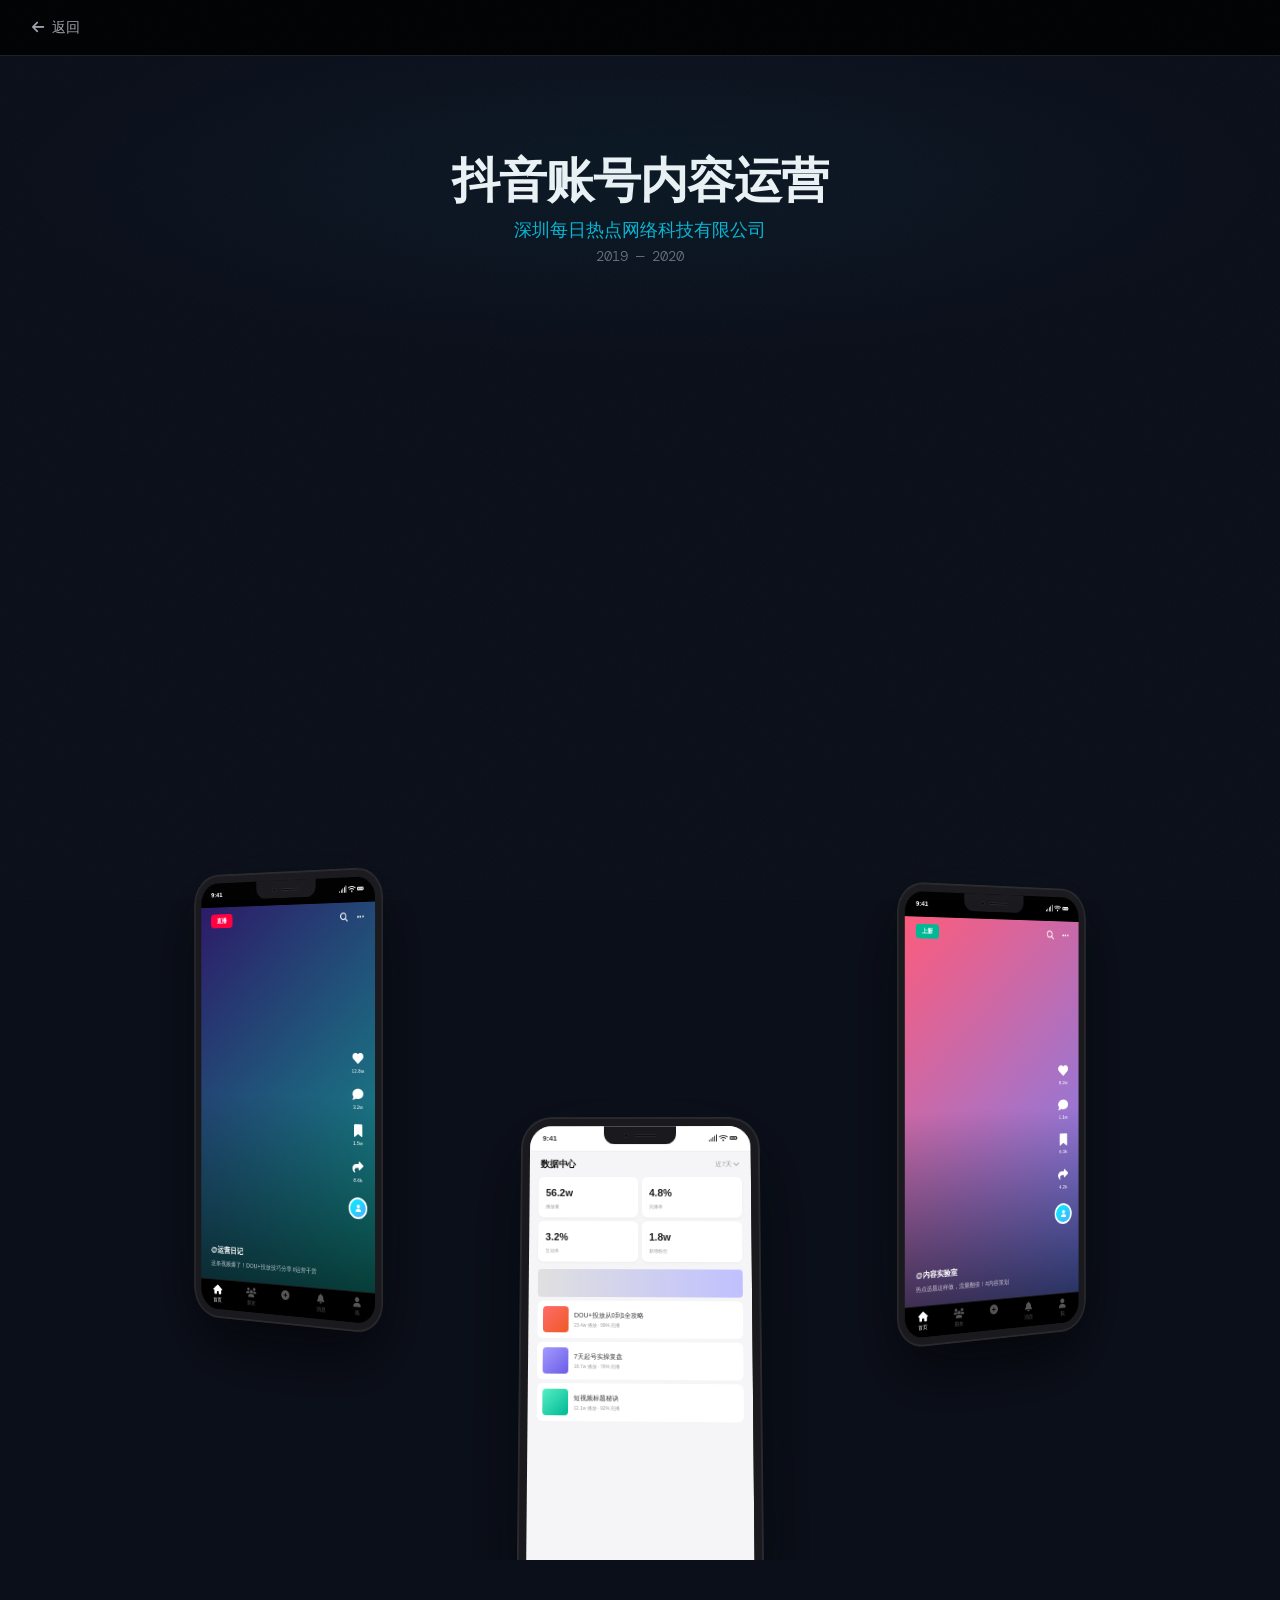
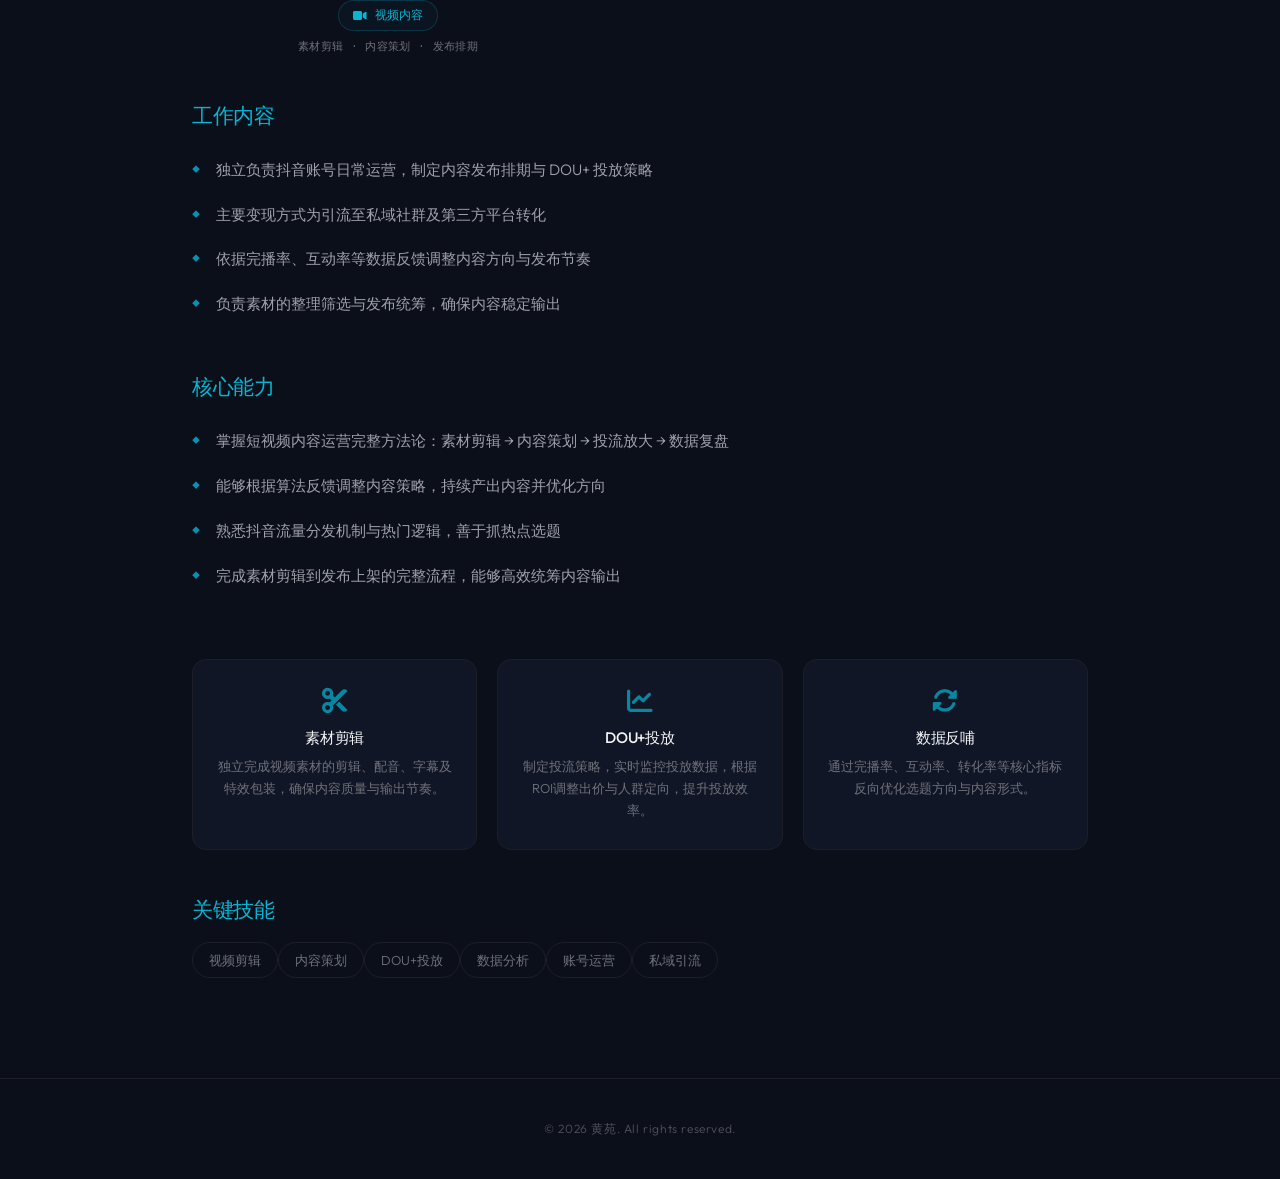
<file: project-douyin.html>
<!DOCTYPE html>
<html lang="zh-CN">
<head>
  <meta charset="UTF-8">
  <meta name="viewport" content="width=device-width, initial-scale=1.0">
  <title>抖音账号内容运营 — 黄苑</title>
  <link rel="preconnect" href="https://fonts.googleapis.com"><link rel="preconnect" href="https://fonts.gstatic.com" crossorigin>
  <link href="https://fonts.googleapis.com/css2?family=DM+Mono:wght@300;400;500&family=Outfit:wght@200;300;400;500;600&family=Playfair+Display:ital,wght@0,400;0,600;0,700;1,400;1,500&display=swap" rel="stylesheet">
  <link rel="stylesheet" href="https://cdnjs.cloudflare.com/ajax/libs/font-awesome/6.5.0/css/all.min.css">
  <link rel="stylesheet" href="styles/main.css">
  <style>
    .page-hero { min-height: 40vh; display: flex; align-items: center; justify-content: center; text-align: center; padding: 120px 32px 60px; position: relative; }
    .page-hero-bg { position: absolute; inset: 0; background: radial-gradient(ellipse at center, rgba(6,182,212,0.06), transparent 70%); pointer-events: none; }
    .page-hero h1 { font-size: clamp(2rem, 4vw, 3rem); margin-bottom: 8px; }
    .page-hero .period { font-family: var(--font-mono); font-size: 0.875rem; color: var(--color-text-tertiary); }
    .page-hero .role { font-size: 1.1rem; color: var(--color-accent); font-weight: 300; margin-top: 8px; }
    .page-content { max-width: 960px; margin: 0 auto; padding: 0 32px 100px; }
    .page-content h2 { font-size: 1.3rem; color: var(--color-accent); margin: 48px 0 20px; font-family: var(--font-body); font-weight: 500; }
    .page-content p, .page-content li { color: var(--color-text-secondary); line-height: 1.9; font-size: 0.95rem; }
    .page-content ul { list-style: none; padding: 0; }
    .page-content ul li { padding: 8px 0 8px 24px; position: relative; }
    .page-content ul li::before { content: '◆'; position: absolute; left: 0; color: var(--color-accent-dark); font-size: 0.5rem; top: 14px; }
    .back-nav { position: fixed; top: 0; left: 0; right: 0; z-index: 100; height: 56px; display: flex; align-items: center; padding: 0 32px; background: rgba(0,0,0,0.85); backdrop-filter: blur(40px); border-bottom: 1px solid var(--color-border); }
    .back-nav a { display: flex; align-items: center; gap: 8px; font-size: 0.875rem; color: var(--color-text-secondary); transition: color var(--transition-fast); }
    .back-nav a:hover { color: var(--color-accent); }
    @media (max-width: 768px) { .page-content { padding: 0 20px 80px; } }

    .phone-gallery { position: relative; min-height: 120vh; margin: 40px -32px 60px; padding: 80px 0; display: flex; align-items: center; justify-content: center; overflow: hidden; perspective: 1200px; }
    .phone-gallery-inner { position: relative; width: 100%; max-width: 960px; margin: 0 auto; height: 600px; display: flex; align-items: center; justify-content: center; transform-style: preserve-3d; }

    .phone-3d { position: absolute; width: 250px; height: 510px; background: #1a1a1e; border-radius: 32px; padding: 8px; box-shadow: 0 0 0 2px #2a2a2e, 0 30px 80px rgba(0,0,0,0.7), 0 0 100px rgba(6,182,212,0.03); transform-style: preserve-3d; will-change: transform; transition: box-shadow 0.4s var(--ease-out); }
    .phone-3d:hover { box-shadow: 0 0 0 2px rgba(6,182,212,0.25), 0 40px 100px rgba(0,0,0,0.8), 0 0 120px rgba(6,182,212,0.06); }
    .phone-3d-notch { position: absolute; top: 8px; left: 50%; transform: translateX(-50%); width: 80px; height: 20px; background: #1a1a1e; border-radius: 0 0 12px 12px; z-index: 10; display: flex; align-items: center; justify-content: center; gap: 6px; }
    .phone-3d-notch::before { content: ''; width: 5px; height: 5px; background: #0a0a0c; border-radius: 50%; border: 1px solid #2a2a2e; }
    .phone-3d-notch::after { content: ''; width: 26px; height: 3px; background: #0a0a0c; border-radius: 2px; border: 1px solid #2a2a2e; }
    .phone-3d-screen { width: 100%; height: 100%; border-radius: 24px; overflow: hidden; position: relative; font-family: -apple-system, BlinkMacSystemFont, sans-serif; }

    .phone-3d--left { left: 5%; top: 10%; }
    .phone-3d--center { left: 50%; top: 50%; transform: translate(-50%,-50%) rotateY(-2deg); z-index: 2; width: 260px; height: 530px; }
    .phone-3d--right { right: 5%; top: 15%; }

    /* ==== Douyin App Screen (Dark, full-screen video feed) ==== */
    .screen-dy {
      width: 100%; height: 100%; background: #000; display: flex; flex-direction: column; position: relative; color: #fff;
    }
    .dy-status { height: 28px; background: #000; display: flex; align-items: center; justify-content: space-between; padding: 0 14px; font-size: 8px; color: #fff; font-weight: 600; }
    .dy-header { position: absolute; top: 28px; left: 0; right: 0; z-index: 5; padding: 8px 14px; display: flex; align-items: center; justify-content: space-between; }
    .dy-live-tag { background: #ff0040; padding: 2px 8px; border-radius: 4px; font-size: 7px; font-weight: 700; }
    .dy-header-icons { display: flex; gap: 12px; font-size: 10px; color: #fff; }

    .dy-video-area { flex: 1; position: relative; overflow: hidden; display: flex; align-items: flex-end; justify-content: center; }
    .dy-video-bg { position: absolute; inset: 0; }
    .dy-video-bg:nth-child(1) { background: linear-gradient(135deg,#1a1a3e,#4a1a5e); }
    .dy-video-overlay { position: absolute; inset: 0; background: linear-gradient(transparent 50%, rgba(0,0,0,0.6)); }

    .dy-side-actions { position: absolute; right: 10px; bottom: 80px; display: flex; flex-direction: column; align-items: center; gap: 14px; z-index: 5; }
    .dy-side-btn { display: flex; flex-direction: column; align-items: center; gap: 2px; font-size: 7px; color: #fff; }
    .dy-side-btn i { font-size: 14px; }
    .dy-side-btn .count { font-size: 6px; }

    .dy-avatar { width: 24px; height: 24px; border-radius: 50%; background: linear-gradient(135deg,#00f2fe,#4facfe); border: 2px solid #fff; display: flex; align-items: center; justify-content: center; font-size: 8px; }

    .dy-bottom-info { position: absolute; bottom: 12px; left: 14px; z-index: 5; }
    .dy-bottom-info .username { font-size: 9px; font-weight: 600; margin-bottom: 2px; }
    .dy-bottom-info .desc { font-size: 7px; color: rgba(255,255,255,0.7); }

    .dy-tabbar { display: flex; background: #000; border-top: 1px solid #1a1a1a; padding: 4px 0; }
    .dy-tab { flex: 1; text-align: center; font-size: 6px; color: #555; padding: 2px 0; }
    .dy-tab i { display: block; font-size: 11px; margin-bottom: 1px; }
    .dy-tab.active { color: #fff; }

    /* ==== Content Analysis Screen (light) ==== */
    .screen-analytics {
      width: 100%; height: 100%; background: #f5f5f7; display: flex; flex-direction: column; position: relative;
    }
    .an-status { height: 28px; background: #fff; display: flex; align-items: center; justify-content: space-between; padding: 0 14px; font-size: 8px; color: #333; font-weight: 600; border-bottom: 1px solid #eee; }
    .an-header { padding: 8px 12px 4px; display: flex; align-items: center; justify-content: space-between; }
    .an-header h3 { font-size: 10px; font-weight: 700; color: #111; }
    .an-header span { font-size: 7px; color: #999; }
    .an-grid { display: grid; grid-template-columns: 1fr 1fr; gap: 4px; padding: 4px 10px; }
    .an-card { background: #fff; border-radius: 6px; padding: 8px; box-shadow: 0 1px 3px rgba(0,0,0,0.04); }
    .an-card-val { font-size: 11px; font-weight: 700; color: #1a1a1a; }
    .an-card-label { font-size: 5px; color: #999; text-transform: uppercase; letter-spacing: 0.02em; margin-top: 1px; }
    .an-chart { margin: 4px 10px; height: 30px; border-radius: 4px; background: linear-gradient(90deg,#e0e0e0,#c0c0ff); }

    .an-videos { flex: 1; padding: 0 10px; display: flex; flex-direction: column; gap: 4px; }
    .an-video-row { display: flex; gap: 6px; align-items: center; background: #fff; border-radius: 6px; padding: 6px; }
    .an-thumb { width: 28px; height: 28px; border-radius: 4px; flex-shrink: 0; }
    .an-thumb:nth-child(1) { background: linear-gradient(135deg,#ff6b6b,#ee5a24); }
    .an-thumb:nth-child(2) { background: linear-gradient(135deg,#a29bfe,#6c5ce7); }
    .an-thumb:nth-child(3) { background: linear-gradient(135deg,#55efc4,#00b894); }
    .an-video-info { flex: 1; }
    .an-video-title { font-size: 7px; color: #333; }
    .an-video-stats { font-size: 5px; color: #999; }

    .an-tabbar { display: flex; background: #fff; border-top: 1px solid #eee; padding: 4px 0; }
    .an-tab { flex: 1; text-align: center; font-size: 6px; color: #999; padding: 2px 0; }
    .an-tab i { display: block; font-size: 10px; margin-bottom: 1px; }
    .an-tab.active { color: #1a1a1a; }

    /* ============================
       Screen Animations
    ============================ */
    .heart-beat { animation: heartBeat 1.8s ease-in-out infinite; }
    @keyframes heartBeat {
      0%,100% { transform: scale(1); }
      15% { transform: scale(1.25); }
      30% { transform: scale(0.9); }
      45% { transform: scale(1.15); }
      60% { transform: scale(1); }
    }

    .chart-fill { animation: chartFill 2s ease-out infinite alternate; }
    @keyframes chartFill {
      0% { background: linear-gradient(90deg,#e0e0e0,#c0c0ff); }
      100% { background: linear-gradient(90deg,#c0c0ff,#6c5ce7); }
    }

    .stat-pulse { animation: statPulse 2.5s ease-in-out infinite; }
    @keyframes statPulse {
      0%,100% { opacity: 1; }
      50% { opacity: 0.6; transform: scale(0.98); }
    }

    .count-float { animation: countFloat 3s ease-in-out infinite; }
    @keyframes countFloat {
      0%,100% { transform: translateY(0); }
      50% { transform: translateY(-2px); }
    }

    .bg-shift { animation: bgShift 6s ease-in-out infinite; }
    @keyframes bgShift {
      0%,100% { filter: hue-rotate(0deg); }
      50% { filter: hue-rotate(30deg); }
    }

    .phone-3d--left .phone-3d-screen .screen-dy .dy-video-bg { background: linear-gradient(135deg,#2d1b69,#11998e); }
    .phone-3d--right .phone-3d-screen .screen-dy .dy-video-bg { background: linear-gradient(135deg,#fc5c7d,#6a82fb); }

    .gallery-labels { display: flex; justify-content: center; gap: 80px; margin-top: -20px; position: relative; z-index: 5; flex-wrap: wrap; }
    .gallery-label-item { text-align: center; opacity: 0; transition: opacity 0.6s var(--ease-out); }
    .gallery-label-item.visible { opacity: 1; }
    .gallery-label-item .platform-tag { display: inline-flex; align-items: center; gap: 8px; padding: 4px 14px; font-size: 0.75rem; color: var(--color-accent); border: 1px solid rgba(6,182,212,0.2); border-radius: 100px; font-family: var(--font-mono); background: rgba(6,182,212,0.04); }
    .gallery-label-item .sub { font-size: 0.7rem; color: var(--color-text-tertiary); margin-top: 6px; font-family: var(--font-mono); letter-spacing: 0.03em; }

    .scroll-hint-bar { text-align: center; padding: 0 0 40px; font-size: 0.75rem; color: var(--color-text-muted); font-family: var(--font-mono); letter-spacing: 0.15em; opacity: 0.6; transition: opacity 0.6s var(--ease-out); position: relative; z-index: 3; }
    .scroll-hint-bar i { display: block; margin: 8px auto 0; animation: hintBounce 2s ease-in-out infinite; }
    @keyframes hintBounce { 0%,100% { transform: translateY(0); } 50% { transform: translateY(6px); } }

    .detail-grid { display: grid; grid-template-columns: repeat(3, 1fr); gap: 20px; margin-top: 60px; }
    .detail-card { background: var(--color-bg-card); border: 1px solid var(--color-border); border-radius: 14px; padding: 28px 24px; text-align: center; transition: border-color var(--transition-fast), transform var(--transition-fast); }
    .detail-card:hover { border-color: rgba(6,182,212,0.15); transform: translateY(-2px); }
    .detail-card i { font-size: 1.6rem; color: var(--color-accent); margin-bottom: 16px; opacity: 0.7; }
    .detail-card h3 { font-size: 0.95rem; color: var(--color-text); margin-bottom: 8px; font-weight: 500; }
    .detail-card p { font-size: 0.8125rem; color: var(--color-text-tertiary); line-height: 1.7; }

    @media (max-width: 900px) {
      .phone-gallery { min-height: 100vh; margin: 20px -20px 40px; }
      .phone-gallery-inner { height: 480px; }
      .phone-3d { width: 180px; height: 370px; border-radius: 24px; padding: 6px; }
      .phone-3d-screen { border-radius: 18px; }
      .phone-3d-notch { width: 64px; height: 16px; top: 6px; border-radius: 0 0 10px 10px; }
      .phone-3d-notch::before { width: 4px; height: 4px; }
      .phone-3d-notch::after { width: 20px; height: 3px; }
      .phone-3d--center { width: 200px; height: 410px; }
      .gallery-labels { gap: 40px; }
      .detail-grid { grid-template-columns: repeat(2, 1fr); }
      .dy-side-actions { right: 6px; bottom: 60px; gap: 10px; }
      .dy-side-btn i { font-size: 10px; }
    }
    @media (max-width: 768px) {
      .phone-gallery { min-height: 80vh; perspective: 800px; }
      .phone-gallery-inner { height: 400px; }
      .phone-3d { width: 140px; height: 290px; border-radius: 20px; padding: 5px; }
      .phone-3d-screen { border-radius: 15px; }
      .phone-3d-notch { width: 50px; height: 12px; top: 5px; border-radius: 0 0 8px 8px; gap: 4px; }
      .phone-3d-notch::before { width: 3px; height: 3px; }
      .phone-3d-notch::after { width: 16px; height: 2px; }
      .phone-3d--center { width: 160px; height: 330px; }
      .phone-3d--left { left: 0%; } .phone-3d--right { right: 0%; }
      .gallery-labels { gap: 24px; } .detail-grid { grid-template-columns: 1fr; }
      .scroll-hint-bar { font-size: 0.65rem; }
      .dy-side-actions { right: 4px; bottom: 50px; gap: 8px; }
      .dy-side-btn i { font-size: 8px; }
      .dy-avatar { width: 18px; height: 18px; }
    }
  </style>
</head>
<body class="theme-teal">
  <nav class="back-nav"><a href="javascript:history.back()"><i class="fas fa-arrow-left"></i> 返回</a></nav>

  <section class="page-hero">
    <div class="page-hero-bg"></div>
    <div>
      <h1>抖音账号内容运营</h1>
      <p class="role">深圳每日热点网络科技有限公司</p>
      <p class="period">2019 — 2020</p>
    </div>
  </section>

  <div class="page-content">
    <div class="scroll-hint-bar" id="scrollHint">滚动浏览  <i class="fas fa-chevron-down"></i></div>

    <div class="phone-gallery" id="phoneGallery">
      <div class="phone-gallery-inner">
        <!-- 抖音视频 feed -->
        <div class="phone-3d phone-3d--left" id="phoneLeft">
          <div class="phone-3d-notch"></div>
          <div class="phone-3d-screen">
            <div class="screen-dy">
              <div class="dy-status"><span>9:41</span><span><i class="fas fa-signal"></i> <i class="fas fa-wifi"></i> <i class="fas fa-battery-full"></i></span></div>
              <div class="dy-header"><span class="dy-live-tag">直播</span><div class="dy-header-icons"><i class="fas fa-search"></i><i class="fas fa-ellipsis-h"></i></div></div>
              <div class="dy-video-area">
                <div class="dy-video-bg bg-shift"></div>
                <div class="dy-video-overlay"></div>
                <div class="dy-side-actions">
                  <div class="dy-side-btn"><i class="fas fa-heart heart-beat"></i><span class="count count-float">12.8w</span></div>
                  <div class="dy-side-btn"><i class="fas fa-comment"></i><span class="count count-float">3.2w</span></div>
                  <div class="dy-side-btn"><i class="fas fa-bookmark"></i><span class="count count-float">1.5w</span></div>
                  <div class="dy-side-btn"><i class="fas fa-share"></i><span class="count count-float">8.6k</span></div>
                  <div class="dy-avatar"><i class="fas fa-user"></i></div>
                </div>
                <div class="dy-bottom-info">
                  <div class="username">@运营日记</div>
                  <div class="desc">这条视频爆了！DOU+投放技巧分享 #运营干货</div>
                </div>
              </div>
              <div class="dy-tabbar">
                <div class="dy-tab active"><i class="fas fa-home"></i>首页</div>
                <div class="dy-tab"><i class="fas fa-users"></i>朋友</div>
                <div class="dy-tab"><i class="fas fa-plus-circle"></i></div>
                <div class="dy-tab"><i class="fas fa-bell"></i>消息</div>
                <div class="dy-tab"><i class="fas fa-user"></i>我</div>
              </div>
            </div>
          </div>
        </div>

        <!-- 数据分析 -->
        <div class="phone-3d phone-3d--center" id="phoneCenter">
          <div class="phone-3d-notch"></div>
          <div class="phone-3d-screen">
            <div class="screen-analytics">
              <div class="an-status"><span>9:41</span><span><i class="fas fa-signal"></i> <i class="fas fa-wifi"></i> <i class="fas fa-battery-full"></i></span></div>
              <div class="an-header"><h3>数据中心</h3><span>近7天 <i class="fas fa-chevron-down"></i></span></div>
              <div class="an-grid">
                <div class="an-card"><div class="an-card-val stat-pulse">56.2w</div><div class="an-card-label">播放量</div></div>
                <div class="an-card"><div class="an-card-val stat-pulse">4.8%</div><div class="an-card-label">完播率</div></div>
                <div class="an-card"><div class="an-card-val stat-pulse">3.2%</div><div class="an-card-label">互动率</div></div>
                <div class="an-card"><div class="an-card-val stat-pulse">1.8w</div><div class="an-card-label">新增粉丝</div></div>
              </div>
              <div class="an-chart chart-fill"></div>
              <div class="an-videos">
                <div class="an-video-row">
                  <div class="an-thumb" style="background:linear-gradient(135deg,#ff6b6b,#ee5a24)"></div>
                  <div class="an-video-info"><div class="an-video-title">DOU+投放从0到1全攻略</div><div class="an-video-stats">23.4w 播放 · 89% 完播</div></div>
                </div>
                <div class="an-video-row">
                  <div class="an-thumb" style="background:linear-gradient(135deg,#a29bfe,#6c5ce7)"></div>
                  <div class="an-video-info"><div class="an-video-title">7天起号实操复盘</div><div class="an-video-stats">18.7w 播放 · 76% 完播</div></div>
                </div>
                <div class="an-video-row">
                  <div class="an-thumb" style="background:linear-gradient(135deg,#55efc4,#00b894)"></div>
                  <div class="an-video-info"><div class="an-video-title">短视频标题秘诀</div><div class="an-video-stats">12.1w 播放 · 92% 完播</div></div>
                </div>
              </div>
              <div class="an-tabbar">
                <div class="an-tab active"><i class="fas fa-chart-bar"></i>数据</div>
                <div class="an-tab"><i class="fas fa-video"></i>作品</div>
                <div class="an-tab"><i class="fas fa-comment"></i>评论</div>
                <div class="an-tab"><i class="fas fa-user"></i>粉丝</div>
              </div>
            </div>
          </div>
        </div>

        <!-- 内容发布 -->
        <div class="phone-3d phone-3d--right" id="phoneRight">
          <div class="phone-3d-notch"></div>
          <div class="phone-3d-screen">
            <div class="screen-dy">
              <div class="dy-status"><span>9:41</span><span><i class="fas fa-signal"></i> <i class="fas fa-wifi"></i> <i class="fas fa-battery-full"></i></span></div>
              <div class="dy-header"><span class="dy-live-tag" style="background:#00b894">上新</span><div class="dy-header-icons"><i class="fas fa-search"></i><i class="fas fa-ellipsis-h"></i></div></div>
              <div class="dy-video-area">
                <div class="dy-video-bg bg-shift"></div>
                <div class="dy-video-overlay"></div>
                <div class="dy-side-actions">
                  <div class="dy-side-btn"><i class="fas fa-heart heart-beat"></i><span class="count count-float">8.2w</span></div>
                  <div class="dy-side-btn"><i class="fas fa-comment"></i><span class="count count-float">1.1w</span></div>
                  <div class="dy-side-btn"><i class="fas fa-bookmark"></i><span class="count count-float">6.3k</span></div>
                  <div class="dy-side-btn"><i class="fas fa-share"></i><span class="count count-float">4.2k</span></div>
                  <div class="dy-avatar"><i class="fas fa-user"></i></div>
                </div>
                <div class="dy-bottom-info">
                  <div class="username">@内容实验室</div>
                  <div class="desc">热点选题这样做，流量翻倍！#内容策划</div>
                </div>
              </div>
              <div class="dy-tabbar">
                <div class="dy-tab active"><i class="fas fa-home"></i>首页</div>
                <div class="dy-tab"><i class="fas fa-users"></i>朋友</div>
                <div class="dy-tab"><i class="fas fa-plus-circle"></i></div>
                <div class="dy-tab"><i class="fas fa-bell"></i>消息</div>
                <div class="dy-tab"><i class="fas fa-user"></i>我</div>
              </div>
            </div>
          </div>
        </div>
      </div>
    </div>

    <div class="gallery-labels" id="galleryLabels">
      <div class="gallery-label-item" id="labelLeft"><span class="platform-tag"><i class="fas fa-video"></i> 视频内容</span><div class="sub">素材剪辑 · 内容策划 · 发布排期</div></div>
      <div class="gallery-label-item" id="labelCenter"><span class="platform-tag"><i class="fas fa-chart-bar"></i> 数据复盘</span><div class="sub">完播率 · 互动率 · 粉丝增长</div></div>
      <div class="gallery-label-item" id="labelRight"><span class="platform-tag"><i class="fas fa-bullhorn"></i> 投放优化</span><div class="sub">DOU+投放 · 内容方向 · 流量放大</div></div>
    </div>

    <h2>工作内容</h2>
    <ul>
      <li>独立负责抖音账号日常运营，制定内容发布排期与 DOU+ 投放策略</li>
      <li>主要变现方式为引流至私域社群及第三方平台转化</li>
      <li>依据完播率、互动率等数据反馈调整内容方向与发布节奏</li>
      <li>负责素材的整理筛选与发布统筹，确保内容稳定输出</li>
    </ul>

    <h2>核心能力</h2>
    <ul>
      <li>掌握短视频内容运营完整方法论：素材剪辑 → 内容策划 → 投流放大 → 数据复盘</li>
      <li>能够根据算法反馈调整内容策略，持续产出内容并优化方向</li>
      <li>熟悉抖音流量分发机制与热门逻辑，善于抓热点选题</li>
      <li>完成素材剪辑到发布上架的完整流程，能够高效统筹内容输出</li>
    </ul>

    <div class="detail-grid">
      <div class="detail-card"><i class="fas fa-scissors"></i><h3>素材剪辑</h3><p>独立完成视频素材的剪辑、配音、字幕及特效包装，确保内容质量与输出节奏。</p></div>
      <div class="detail-card"><i class="fas fa-chart-line"></i><h3>DOU+投放</h3><p>制定投流策略，实时监控投放数据，根据ROI调整出价与人群定向，提升投放效率。</p></div>
      <div class="detail-card"><i class="fas fa-rotate"></i><h3>数据反哺</h3><p>通过完播率、互动率、转化率等核心指标反向优化选题方向与内容形式。</p></div>
    </div>

    <h2>关键技能</h2>
    <div class="about-tags" style="margin-top:0">
      <span class="tag">视频剪辑</span><span class="tag">内容策划</span><span class="tag">DOU+投放</span><span class="tag">数据分析</span><span class="tag">账号运营</span><span class="tag">私域引流</span>
    </div>
  </div>

  <footer class="footer"><div class="container"><p>&copy; 2026 黄苑. All rights reserved.</p></div></footer>

  <script>
  (function() {
    'use strict';
    const gallery = document.getElementById('phoneGallery');
    const phoneLeft  = document.getElementById('phoneLeft');
    const phoneCenter= document.getElementById('phoneCenter');
    const phoneRight = document.getElementById('phoneRight');
    const hint      = document.getElementById('scrollHint');
    const labels    = document.querySelectorAll('.gallery-label-item');
    function updatePhones() {
      var rect = gallery.getBoundingClientRect();
      var viewH = window.innerHeight;
      var rawProgress = 1 - (rect.bottom / (viewH + rect.height));
      var progress = Math.max(0, Math.min(1, rawProgress));
      if (progress > 0.05) { hint.style.opacity = '0'; } else { hint.style.opacity = '0.6'; }
      var rotY_L = -25 + progress * 25, transY_L = 80 - progress * 80, transX_L = -60 + progress * 60, scaleL = 0.85 + progress * 0.15;
      phoneLeft.style.transform = 'translate(' + transX_L + 'px,' + transY_L + 'px) rotateY(' + rotY_L + 'deg) scale(' + scaleL + ')';
      var rotX_C = 8 - progress * 10, transY_C = 100 - progress * 100, scaleC = 0.9 + progress * 0.1;
      phoneCenter.style.transform = 'translate(-50%,' + transY_C + 'px) rotateX(' + rotX_C + 'deg) rotateY(-2deg) scale(' + scaleC + ')';
      var rotY_R = 25 - progress * 25, transY_R = 60 - progress * 60, transX_R = 60 - progress * 60, scaleR = 0.85 + progress * 0.15;
      phoneRight.style.transform = 'translate(' + transX_R + 'px,' + transY_R + 'px) rotateY(' + rotY_R + 'deg) scale(' + scaleR + ')';
      labels.forEach(function(el, i) { el.classList.toggle('visible', progress > 0.1 + i * 0.12); });
    }
    window.addEventListener('scroll', updatePhones, { passive: true });
    window.addEventListener('resize', updatePhones, { passive: true });
    updatePhones();
  })();
  </script>
</body>
</html>
</file>
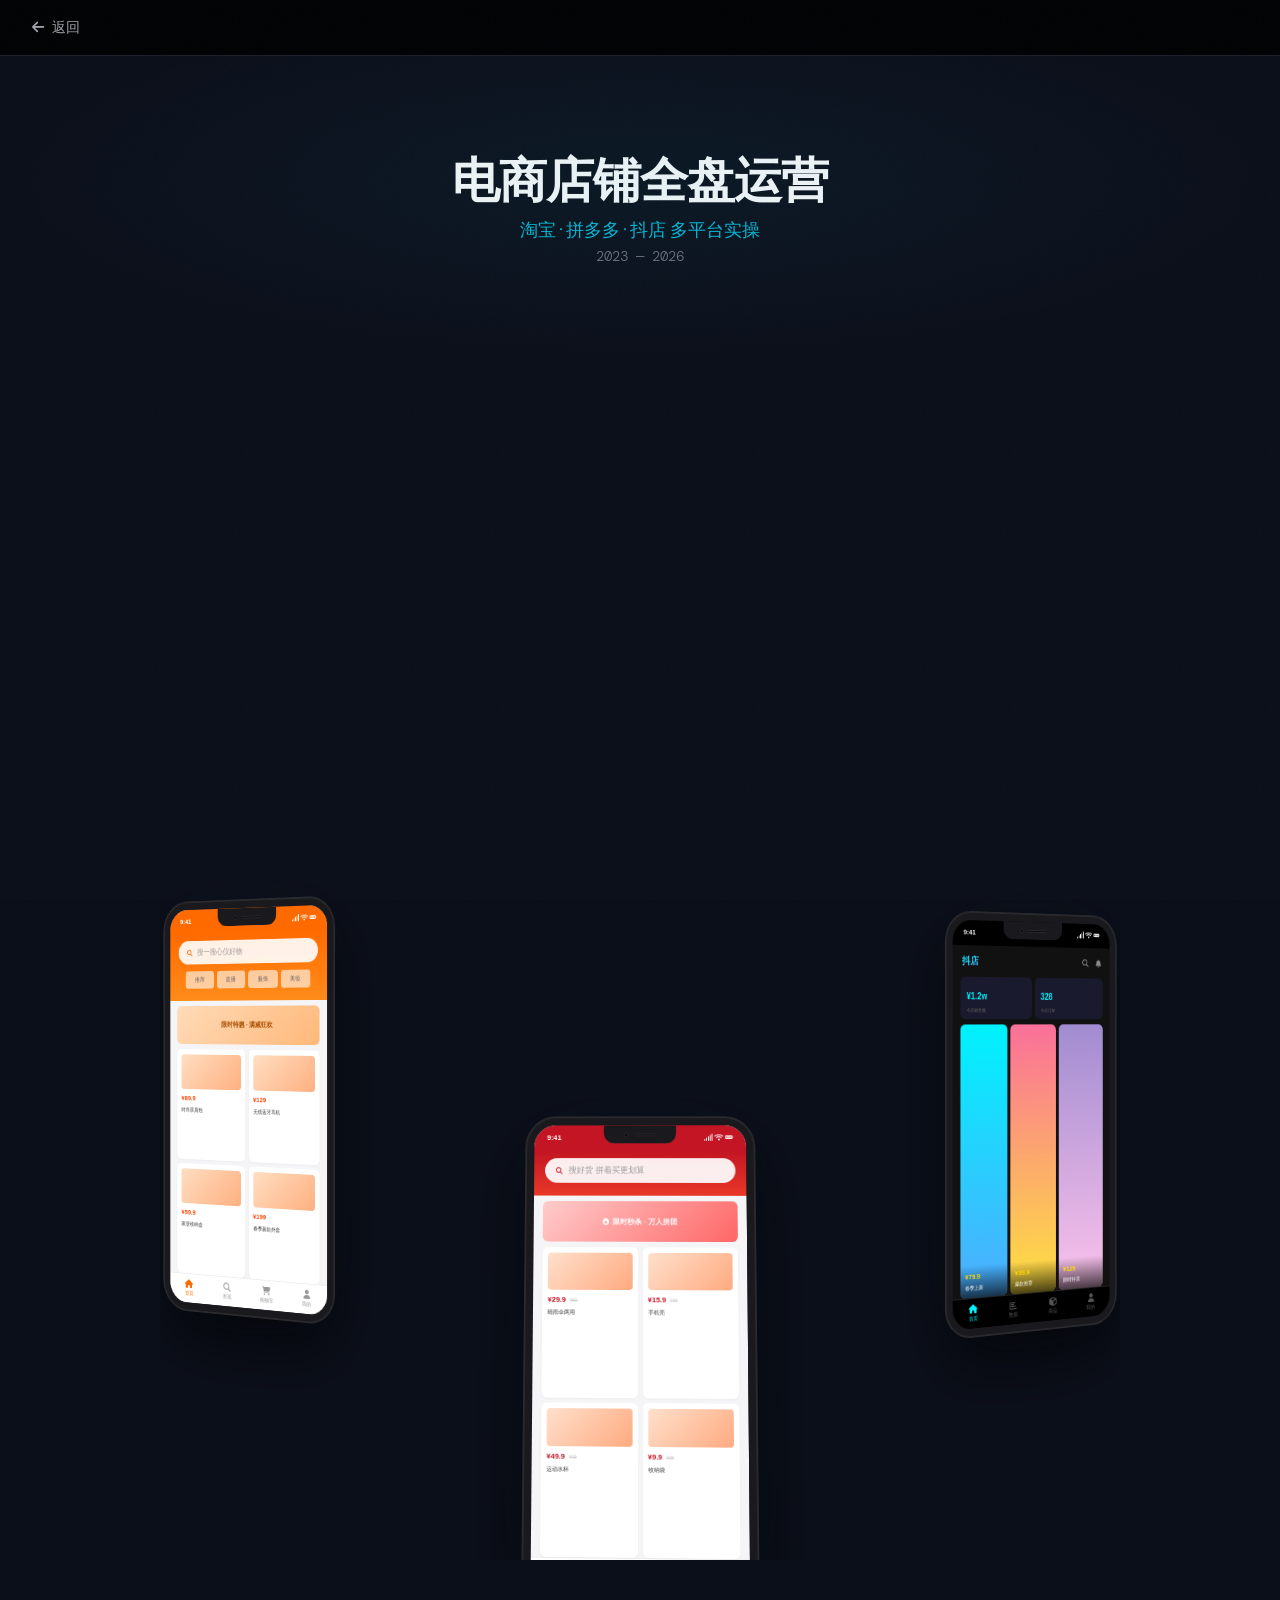
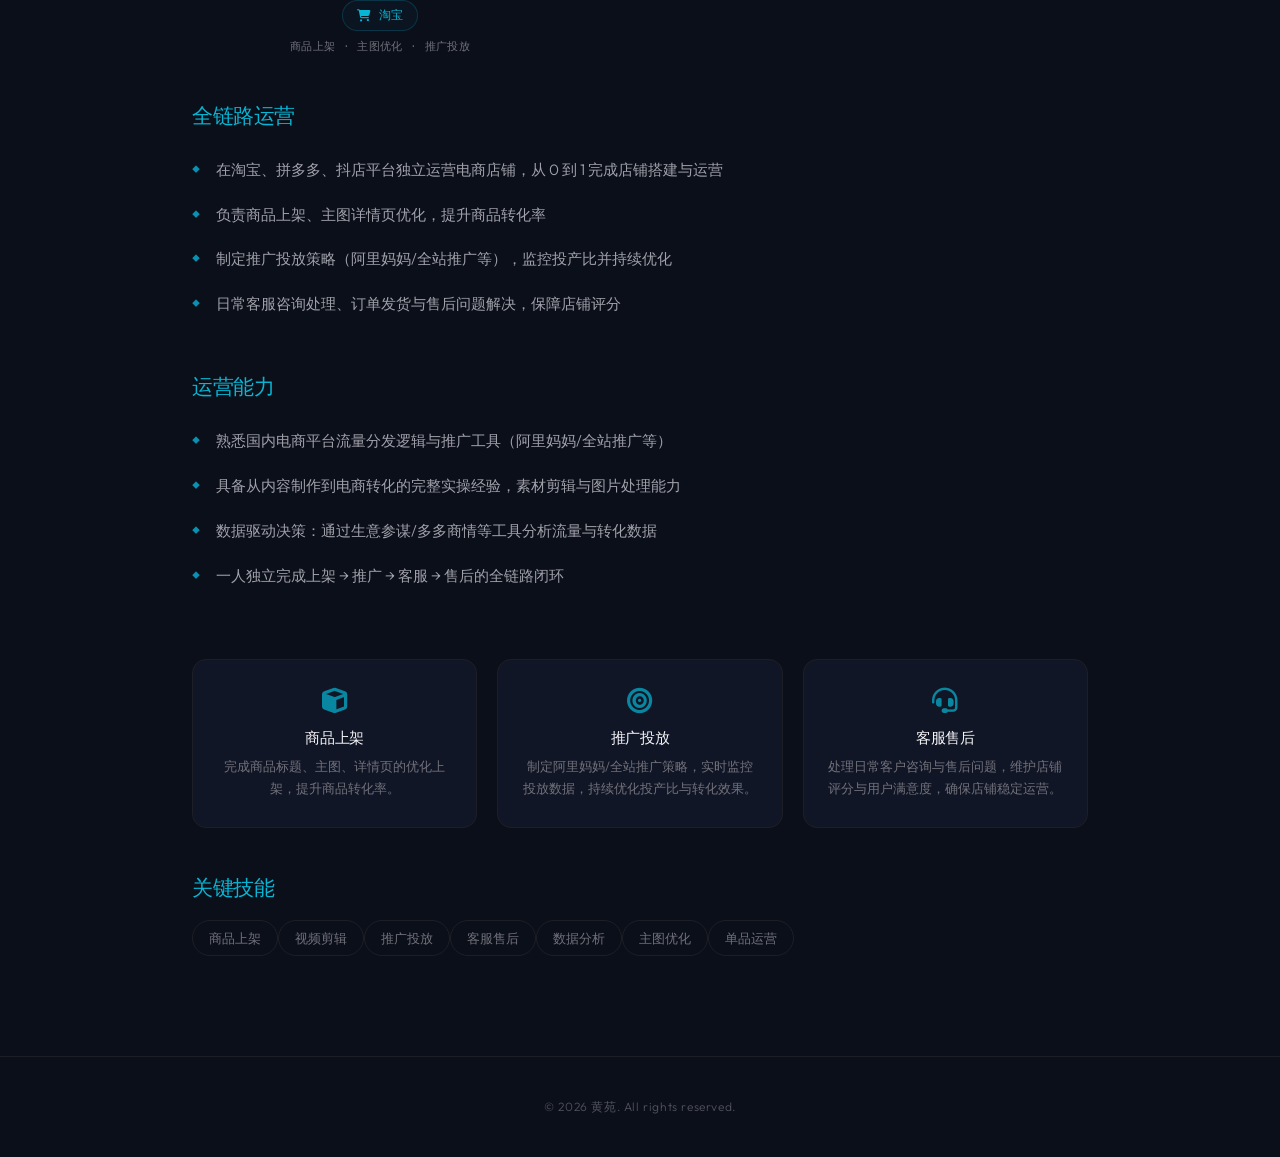
<file: project-ecommerce.html>
<!DOCTYPE html>
<html lang="zh-CN">
<head>
  <meta charset="UTF-8">
  <meta name="viewport" content="width=device-width, initial-scale=1.0">
  <title>电商店铺全盘运营 — 黄苑</title>
  <link rel="preconnect" href="https://fonts.googleapis.com">
  <link rel="preconnect" href="https://fonts.gstatic.com" crossorigin>
  <link href="https://fonts.googleapis.com/css2?family=DM+Mono:wght@300;400;500&family=Outfit:wght@200;300;400;500;600&family=Playfair+Display:ital,wght@0,400;0,600;0,700;1,400;1,500&display=swap" rel="stylesheet">
  <link rel="stylesheet" href="https://cdnjs.cloudflare.com/ajax/libs/font-awesome/6.5.0/css/all.min.css">
  <link rel="stylesheet" href="styles/main.css">
  <style>
    .page-hero { min-height: 40vh; display: flex; align-items: center; justify-content: center; text-align: center; padding: 120px 32px 60px; position: relative; }
    .page-hero-bg { position: absolute; inset: 0; background: radial-gradient(ellipse at center, rgba(6,182,212,0.06), transparent 70%); pointer-events: none; }
    .page-hero h1 { font-size: clamp(2rem, 4vw, 3rem); margin-bottom: 8px; }
    .page-hero .period { font-family: var(--font-mono); font-size: 0.875rem; color: var(--color-text-tertiary); }
    .page-hero .role { font-size: 1.1rem; color: var(--color-accent); font-weight: 300; margin-top: 8px; }
    .page-content { max-width: 960px; margin: 0 auto; padding: 0 32px 100px; }
    .page-content h2 { font-size: 1.3rem; color: var(--color-accent); margin: 48px 0 20px; font-family: var(--font-body); font-weight: 500; }
    .page-content p, .page-content li { color: var(--color-text-secondary); line-height: 1.9; font-size: 0.95rem; }
    .page-content ul { list-style: none; padding: 0; }
    .page-content ul li { padding: 8px 0 8px 24px; position: relative; }
    .page-content ul li::before { content: '◆'; position: absolute; left: 0; color: var(--color-accent-dark); font-size: 0.5rem; top: 14px; }
    .back-nav { position: fixed; top: 0; left: 0; right: 0; z-index: 100; height: 56px; display: flex; align-items: center; padding: 0 32px; background: rgba(0,0,0,0.85); backdrop-filter: blur(40px); border-bottom: 1px solid var(--color-border); }
    .back-nav a { display: flex; align-items: center; gap: 8px; font-size: 0.875rem; color: var(--color-text-secondary); transition: color var(--transition-fast); }
    .back-nav a:hover { color: var(--color-accent); }
    @media (max-width: 768px) { .page-content { padding: 0 20px 80px; } }

    /* ============================
       Scroll Gallery — 3D Phone Showcase
    ============================ */
    .phone-gallery {
      position: relative;
      min-height: 120vh;
      margin: 40px -32px 60px;
      padding: 80px 0;
      display: flex;
      align-items: center;
      justify-content: center;
      overflow: hidden;
      perspective: 1200px;
    }

    .phone-gallery-inner {
      position: relative;
      width: 100%;
      max-width: 960px;
      margin: 0 auto;
      height: 600px;
      display: flex;
      align-items: center;
      justify-content: center;
      transform-style: preserve-3d;
    }

    /* ---- Phone Frame ---- */
    .phone-3d {
      position: absolute;
      width: 230px;
      height: 470px;
      background: #1a1a1e;
      border-radius: 32px;
      padding: 8px;
      box-shadow: 0 0 0 2px #2a2a2e, 0 30px 80px rgba(0,0,0,0.7), 0 0 100px rgba(6,182,212,0.03);
      transform-style: preserve-3d;
      will-change: transform;
      transition: box-shadow 0.4s var(--ease-out);
    }

    .phone-3d:hover {
      box-shadow: 0 0 0 2px rgba(6,182,212,0.25), 0 40px 100px rgba(0,0,0,0.8), 0 0 120px rgba(6,182,212,0.06);
    }

    .phone-3d-notch {
      position: absolute; top: 8px; left: 50%; transform: translateX(-50%);
      width: 80px; height: 20px; background: #1a1a1e;
      border-radius: 0 0 12px 12px; z-index: 10;
      display: flex; align-items: center; justify-content: center; gap: 6px;
    }
    .phone-3d-notch::before { content: ''; width: 5px; height: 5px; background: #0a0a0c; border-radius: 50%; border: 1px solid #2a2a2e; }
    .phone-3d-notch::after { content: ''; width: 26px; height: 3px; background: #0a0a0c; border-radius: 2px; border: 1px solid #2a2a2e; }

    .phone-3d-screen {
      width: 100%; height: 100%; border-radius: 24px; overflow: hidden;
      position: relative; font-family: -apple-system, BlinkMacSystemFont, sans-serif;
    }

    /* ==== Phone positions ==== */
    .phone-3d--left { left: 2%; top: 15%; }
    .phone-3d--center { left: 50%; top: 50%; transform: translate(-50%,-50%) rotateY(-2deg); z-index: 2; width: 250px; height: 510px; }
    .phone-3d--right { right: 2%; top: 20%; }

    /* ============================
       Taobao App Screen (White + Orange)
    ============================ */
    .screen-taobao {
      width: 100%; height: 100%; background: #f5f5f7;
      display: flex; flex-direction: column; position: relative;
    }
    .screen-taobao .tb-status { height: 28px; background: #ff6a00; display: flex; align-items: center; justify-content: space-between; padding: 0 14px; font-size: 8px; color: #fff; font-weight: 600; }
    .screen-taobao .tb-header { background: linear-gradient(180deg,#ff6a00,#ff8c1a); padding: 8px 12px 14px; }
    .screen-taobao .tb-search { background: rgba(255,255,255,0.9); border-radius: 16px; padding: 6px 12px; font-size: 9px; color: #999; display: flex; align-items: center; gap: 6px; }
    .screen-taobao .tb-search i { color: #ff6a00; font-size: 8px; }
    .screen-taobao .tb-categories { display: flex; gap: 4px; padding: 8px 10px 0; }
    .screen-taobao .tb-cat { flex:1; text-align: center; font-size: 7px; color: #666; padding: 4px 0; background: rgba(255,255,255,0.6); border-radius: 4px; }
    .screen-taobao .tb-banner { height: 44px; margin: 6px 10px; border-radius: 6px; background: linear-gradient(135deg,#ffdbb8,#ffb87a); display: flex; align-items: center; justify-content: center; font-size: 8px; color: #a84f00; font-weight: 600; }
    .screen-taobao .tb-grid { display: grid; grid-template-columns: 1fr 1fr; gap: 5px; padding: 0 10px; flex: 1; }
    .screen-taobao .tb-item { background: #fff; border-radius: 6px; padding: 6px; box-shadow: 0 1px 3px rgba(0,0,0,0.04); }
    .screen-taobao .tb-item-img { height: 40px; background: linear-gradient(135deg,#ffdec2,#ffb080); border-radius: 4px; margin-bottom: 4px; }
    .screen-taobao .tb-item-img:nth-child(2) { background: linear-gradient(135deg,#c2e0ff,#80b8ff); }
    .screen-taobao .tb-item-img:nth-child(3) { background: linear-gradient(135deg,#c2ffd8,#80e8a0); }
    .screen-taobao .tb-item-img:nth-child(4) { background: linear-gradient(135deg,#ffc2e0,#ff80b0); }
    .screen-taobao .tb-item-price { font-size: 8px; color: #ff4400; font-weight: 700; }
    .screen-taobao .tb-item-title { font-size: 6px; color: #333; margin-top: 1px; overflow: hidden; text-overflow: ellipsis; white-space: nowrap; }
    .screen-taobao .tb-tabbar { display: flex; background: #fff; border-top: 1px solid #eee; padding: 4px 0; }
    .screen-taobao .tb-tab { flex:1; text-align: center; font-size: 6px; color: #999; padding: 2px 0; }
    .screen-taobao .tb-tab i { display: block; font-size: 10px; margin-bottom: 1px; }
    .screen-taobao .tb-tab.active { color: #ff6a00; }

    /* ============================
       Pinduoduo App Screen (White + Red)
    ============================ */
    .screen-pdd {
      width: 100%; height: 100%; background: #f5f5f7;
      display: flex; flex-direction: column; position: relative;
    }
    .screen-pdd .pdd-status { height: 28px; background: #c31523; display: flex; align-items: center; justify-content: space-between; padding: 0 14px; font-size: 8px; color: #fff; font-weight: 600; }
    .screen-pdd .pdd-header { background: linear-gradient(180deg,#c31523,#e83828); padding: 8px 12px 14px; }
    .screen-pdd .pdd-search { background: rgba(255,255,255,0.92); border-radius: 16px; padding: 6px 12px; font-size: 9px; color: #999; display: flex; align-items: center; gap: 6px; }
    .screen-pdd .pdd-search i { color: #c31523; font-size: 8px; }
    .screen-pdd .pdd-banner { height: 44px; margin: 6px 10px; border-radius: 6px; background: linear-gradient(135deg,#ffcccc,#ff6666); display: flex; align-items: center; justify-content: center; font-size: 8px; color: #fff; font-weight: 700; gap: 4px; }
    .screen-pdd .pdd-grid { display: grid; grid-template-columns: 1fr 1fr; gap: 5px; padding: 0 10px; flex:1; }
    .screen-pdd .pdd-item { background: #fff; border-radius: 6px; padding: 6px; box-shadow: 0 1px 3px rgba(0,0,0,0.04); position: relative; }
    .screen-pdd .pdd-item-badge { position: absolute; top: 8px; left: 8px; background: #c31523; color: #fff; font-size: 5px; padding: 1px 4px; border-radius: 2px; font-weight: 700; }
    .screen-pdd .pdd-item-img { height: 40px; border-radius: 4px; margin-bottom: 4px; }
    .screen-pdd .pdd-item-img:nth-child(2) { background: linear-gradient(135deg,#ffe0cc,#ffaa80); }
    .screen-pdd .pdd-item-img:nth-child(3) { background: linear-gradient(135deg,#cce0ff,#80b8ff); }
    .screen-pdd .pdd-item-price { font-size: 8px; color: #c31523; font-weight: 700; }
    .screen-pdd .pdd-item-price s { font-size: 5px; color: #ccc; font-weight: 400; margin-left: 2px; }
    .screen-pdd .pdd-item-title { font-size: 6px; color: #333; margin-top: 1px; }
    .screen-pdd .pdd-tabbar { display: flex; background: #fff; border-top: 1px solid #eee; padding: 4px 0; }
    .screen-pdd .pdd-tab { flex:1; text-align: center; font-size: 6px; color: #999; padding: 2px 0; }
    .screen-pdd .pdd-tab i { display: block; font-size: 10px; margin-bottom: 1px; }
    .screen-pdd .pdd-tab.active { color: #c31523; }

    /* ============================
       Douyin Shop App Screen (Dark + Teal)
    ============================ */
    .screen-dy {
      width: 100%; height: 100%; background: #111;
      display: flex; flex-direction: column; position: relative; color: #fff;
    }
    .screen-dy .dy-status { height: 28px; background: #000; display: flex; align-items: center; justify-content: space-between; padding: 0 14px; font-size: 8px; color: #fff; font-weight: 600; }
    .screen-dy .dy-header { padding: 8px 12px; display: flex; align-items: center; justify-content: space-between; }
    .screen-dy .dy-logo { font-size: 11px; font-weight: 700; background: linear-gradient(135deg,#00f2fe,#4facfe); -webkit-background-clip: text; -webkit-text-fill-color: transparent; background-clip: text; }
    .screen-dy .dy-actions { display: flex; gap: 10px; font-size: 9px; color: #888; }
    .screen-dy .dy-stats { display: grid; grid-template-columns: 1fr 1fr; gap: 4px; padding: 0 10px; margin-bottom: 6px; }
    .screen-dy .dy-stat { background: #1a1a2e; border-radius: 6px; padding: 6px 8px; }
    .screen-dy .dy-stat-val { font-size: 10px; font-weight: 700; color: #00f2fe; }
    .screen-dy .dy-stat-label { font-size: 5px; color: #666; text-transform: uppercase; letter-spacing: 0.02em; }
    .screen-dy .dy-feed { display: flex; gap: 4px; padding: 0 10px; flex:1; overflow: hidden; }
    .screen-dy .dy-feed-item { flex:1; border-radius: 6px; overflow: hidden; position: relative; }
    .screen-dy .dy-feed-item:nth-child(1) { background: linear-gradient(180deg,#00f2fe,#4facfe); }
    .screen-dy .dy-feed-item:nth-child(2) { background: linear-gradient(180deg,#fa709a,#fee140); }
    .screen-dy .dy-feed-item:nth-child(3) { background: linear-gradient(180deg,#a18cd1,#fbc2eb); }
    .screen-dy .dy-feed-overlay { position: absolute; bottom: 0; left: 0; right: 0; padding: 6px; background: linear-gradient(transparent,rgba(0,0,0,0.7)); font-size: 6px; }
    .screen-dy .dy-feed-overlay .price { font-size: 8px; font-weight: 700; color: #ffd700; }
    .screen-dy .dy-tabbar { display: flex; background: #000; border-top: 1px solid #222; padding: 4px 0; }
    .screen-dy .dy-tab { flex:1; text-align: center; font-size: 6px; color: #555; padding: 2px 0; }
    .screen-dy .dy-tab i { display: block; font-size: 10px; margin-bottom: 1px; }
    .screen-dy .dy-tab.active { color: #00f2fe; }

    /* ---- Gallery Labels ---- */
    .gallery-labels { display: flex; justify-content: center; gap: 80px; margin-top: -20px; position: relative; z-index: 5; flex-wrap: wrap; }
    .gallery-label-item { text-align: center; opacity: 0; transition: opacity 0.6s var(--ease-out); }
    .gallery-label-item.visible { opacity: 1; }
    .gallery-label-item .platform-tag { display: inline-flex; align-items: center; gap: 8px; padding: 4px 14px; font-size: 0.75rem; color: var(--color-accent); border: 1px solid rgba(6,182,212,0.2); border-radius: 100px; font-family: var(--font-mono); background: rgba(6,182,212,0.04); }
    .gallery-label-item .sub { font-size: 0.7rem; color: var(--color-text-tertiary); margin-top: 6px; font-family: var(--font-mono); letter-spacing: 0.03em; }

    /* ---- Scroll hint ---- */
    .scroll-hint-bar { text-align: center; padding: 0 0 40px; font-size: 0.75rem; color: var(--color-text-muted); font-family: var(--font-mono); letter-spacing: 0.15em; opacity: 0.6; transition: opacity 0.6s var(--ease-out); position: relative; z-index: 3; }
    .scroll-hint-bar i { display: block; margin: 8px auto 0; animation: hintBounce 2s ease-in-out infinite; }
    @keyframes hintBounce { 0%,100% { transform: translateY(0); } 50% { transform: translateY(6px); } }

    /* ---- Detail Cards ---- */
    .detail-grid { display: grid; grid-template-columns: repeat(3, 1fr); gap: 20px; margin-top: 60px; }
    .detail-card { background: var(--color-bg-card); border: 1px solid var(--color-border); border-radius: 14px; padding: 28px 24px; text-align: center; transition: border-color var(--transition-fast), transform var(--transition-fast); }
    .detail-card:hover { border-color: rgba(6,182,212,0.15); transform: translateY(-2px); }
    .detail-card i { font-size: 1.6rem; color: var(--color-accent); margin-bottom: 16px; opacity: 0.7; }
    .detail-card h3 { font-size: 0.95rem; color: var(--color-text); margin-bottom: 8px; font-weight: 500; }
    .detail-card p { font-size: 0.8125rem; color: var(--color-text-tertiary); line-height: 1.7; }

    /* ============================
       Screen Content Animations
    ============================ */
    /* Banner cycling */
    .banner-cycle {
      animation: bannerFade 4s ease-in-out infinite;
    }
    @keyframes bannerFade {
      0%, 25% { opacity: 1; transform: translateY(0); }
      30%, 45% { opacity: 0; transform: translateY(-4px); }
      50%, 75% { opacity: 1; transform: translateY(0); }
      80%, 95% { opacity: 0; transform: translateY(4px); }
      100% { opacity: 1; transform: translateY(0); }
    }

    /* Pulse badge */
    .badge-pulse {
      animation: badgePulse 2s ease-in-out infinite;
    }
    @keyframes badgePulse {
      0%, 100% { transform: scale(1); opacity: 1; }
      50% { transform: scale(1.1); opacity: 0.8; }
    }

    /* Float item */
    .item-float {
      animation: itemFloat 3s ease-in-out infinite;
    }
    .item-float:nth-child(2) { animation-delay: 0.5s; }
    .item-float:nth-child(3) { animation-delay: 1s; }
    .item-float:nth-child(4) { animation-delay: 1.5s; }
    @keyframes itemFloat {
      0%, 100% { transform: translateY(0); }
      50% { transform: translateY(-3px); }
    }

    /* Stat count-up */
    .stat-count {
      display: inline-block;
      animation: countPulse 3s ease-in-out infinite;
    }
    @keyframes countPulse {
      0%, 100% { opacity: 1; }
      50% { opacity: 0.6; }
    }

    /* Feed slide */
    .feed-slide {
      animation: feedSlide 5s ease-in-out infinite;
    }
    @keyframes feedSlide {
      0%, 30% { transform: translateY(0); opacity: 1; }
      35%, 45% { transform: translateY(-20px); opacity: 0; }
      50%, 80% { transform: translateY(0); opacity: 1; }
      85%, 95% { transform: translateY(20px); opacity: 0; }
      100% { transform: translateY(0); opacity: 1; }
    }

    /* Glow shimmer on product images */
    .img-shimmer {
      position: relative;
      overflow: hidden;
    }
    .img-shimmer::after {
      content: '';
      position: absolute;
      inset: 0;
      background: linear-gradient(90deg, transparent, rgba(255,255,255,0.15), transparent);
      transform: translateX(-100%);
      animation: shimmer 3s ease-in-out infinite;
    }
    @keyframes shimmer {
      0% { transform: translateX(-100%); }
      50% { transform: translateX(100%); }
      100% { transform: translateX(200%); }
    }

    /* Heart beat */
    .heart-beat {
      animation: heartBeat 1.5s ease-in-out infinite;
    }
    @keyframes heartBeat {
      0%, 100% { transform: scale(1); }
      15% { transform: scale(1.2); }
      30% { transform: scale(0.95); }
      45% { transform: scale(1.15); }
      60% { transform: scale(1); }
    }

    @media (max-width: 900px) {
      .phone-gallery { min-height: 100vh; margin: 20px -20px 40px; }
      .phone-gallery-inner { height: 480px; }
      .phone-3d { width: 180px; height: 370px; border-radius: 24px; padding: 6px; }
      .phone-3d-screen { border-radius: 18px; }
      .phone-3d-notch { width: 64px; height: 16px; top: 6px; border-radius: 0 0 10px 10px; }
      .phone-3d-notch::before { width: 4px; height: 4px; }
      .phone-3d-notch::after { width: 20px; height: 3px; }
      .phone-3d--center { width: 200px; height: 410px; }
      .gallery-labels { gap: 40px; }
      .detail-grid { grid-template-columns: repeat(2, 1fr); }
      .screen-taobao .tb-item-img { height: 30px; }
      .screen-pdd .pdd-item-img { height: 30px; }
      .screen-dy .dy-feed-item { min-height: 70px; }
    }
    @media (max-width: 768px) {
      .phone-gallery { min-height: 80vh; perspective: 800px; }
      .phone-gallery-inner { height: 400px; }
      .phone-3d { width: 140px; height: 290px; border-radius: 20px; padding: 5px; }
      .phone-3d-screen { border-radius: 15px; }
      .phone-3d-notch { width: 50px; height: 12px; top: 5px; border-radius: 0 0 8px 8px; gap: 4px; }
      .phone-3d-notch::before { width: 3px; height: 3px; }
      .phone-3d-notch::after { width: 16px; height: 2px; }
      .phone-3d--center { width: 160px; height: 330px; }
      .phone-3d--left { left: 0%; }
      .phone-3d--right { right: 0%; }
      .gallery-labels { gap: 24px; }
      .detail-grid { grid-template-columns: 1fr; }
      .scroll-hint-bar { font-size: 0.65rem; }
      .screen-taobao .tb-item-img { height: 22px; }
      .screen-pdd .pdd-item-img { height: 22px; }
      .screen-taobao .tb-banner, .screen-pdd .pdd-banner { height: 30px; }
    }
    @media (max-width: 480px) {
      .phone-gallery-inner { height: 340px; }
      .phone-3d { width: 110px; height: 230px; border-radius: 16px; padding: 4px; }
      .phone-3d-screen { border-radius: 12px; }
      .phone-3d-notch { width: 40px; height: 10px; }
      .phone-3d--center { width: 130px; height: 270px; }
      .gallery-labels { gap: 12px; }
      .gallery-label-item .platform-tag { font-size: 0.65rem; padding: 3px 10px; }
      .gallery-label-item .sub { font-size: 0.6rem; }
    }
  </style>
</head>
<body class="theme-teal">
  <nav class="back-nav"><a href="javascript:history.back()"><i class="fas fa-arrow-left"></i> 返回</a></nav>

  <section class="page-hero">
    <div class="page-hero-bg"></div>
    <div>
      <h1>电商店铺全盘运营</h1>
      <p class="role">淘宝 · 拼多多 · 抖店 多平台实操</p>
      <p class="period">2023 — 2026</p>
    </div>
  </section>

  <div class="page-content">
    <div class="scroll-hint-bar" id="scrollHint">滚动浏览  <i class="fas fa-chevron-down"></i></div>

    <div class="phone-gallery" id="phoneGallery">
      <div class="phone-gallery-inner">
        <!-- 淘宝 -->
        <div class="phone-3d phone-3d--left" id="phoneLeft">
          <div class="phone-3d-notch"></div>
          <div class="phone-3d-screen">
            <div class="screen-taobao">
              <div class="tb-status"><span>9:41</span><span><i class="fas fa-signal"></i> <i class="fas fa-wifi"></i> <i class="fas fa-battery-full"></i></span></div>
              <div class="tb-header">
                <div class="tb-search"><i class="fas fa-search"></i> 搜一搜心仪好物</div>
                <div class="tb-categories">
                  <div class="tb-cat">推荐</div>
                  <div class="tb-cat">直播</div>
                  <div class="tb-cat">服饰</div>
                  <div class="tb-cat">美妆</div>
                </div>
              </div>
              <div class="tb-banner banner-cycle">限时特惠 · 满减狂欢</div>
              <div class="tb-grid">
                <div class="tb-item item-float"><div class="tb-item-img img-shimmer"></div><div class="tb-item-price">&yen;89.9</div><div class="tb-item-title">时尚双肩包</div></div>
                <div class="tb-item item-float"><div class="tb-item-img img-shimmer"></div><div class="tb-item-price">&yen;129</div><div class="tb-item-title">无线蓝牙耳机</div></div>
                <div class="tb-item item-float"><div class="tb-item-img img-shimmer"></div><div class="tb-item-price">&yen;59.9</div><div class="tb-item-title">家居收纳盒</div></div>
                <div class="tb-item item-float"><div class="tb-item-img img-shimmer"></div><div class="tb-item-price">&yen;199</div><div class="tb-item-title">春季新款外套</div></div>
              </div>
              <div class="tb-tabbar">
                <div class="tb-tab active"><i class="fas fa-home"></i>首页</div>
                <div class="tb-tab"><i class="fas fa-search"></i>发现</div>
                <div class="tb-tab"><i class="fas fa-shopping-cart"></i>购物车</div>
                <div class="tb-tab"><i class="fas fa-user"></i>我的</div>
              </div>
            </div>
          </div>
        </div>

        <!-- 拼多多 -->
        <div class="phone-3d phone-3d--center" id="phoneCenter">
          <div class="phone-3d-notch"></div>
          <div class="phone-3d-screen">
            <div class="screen-pdd">
              <div class="pdd-status"><span>9:41</span><span><i class="fas fa-signal"></i> <i class="fas fa-wifi"></i> <i class="fas fa-battery-full"></i></span></div>
              <div class="pdd-header">
                <div class="pdd-search"><i class="fas fa-search"></i> 搜好货 拼着买更划算</div>
              </div>
              <div class="pdd-banner banner-cycle"><i class="fas fa-fire"></i> 限时秒杀 · 万人拼团</div>
              <div class="pdd-grid">
                <div class="pdd-item item-float"><span class="pdd-item-badge badge-pulse">拼团</span><div class="pdd-item-img img-shimmer"></div><div class="pdd-item-price">&yen;29.9 <s>&yen;59</s></div><div class="pdd-item-title">晴雨伞两用</div></div>
                <div class="pdd-item item-float"><span class="pdd-item-badge badge-pulse">新品</span><div class="pdd-item-img img-shimmer"></div><div class="pdd-item-price">&yen;15.9 <s>&yen;39</s></div><div class="pdd-item-title">手机壳</div></div>
                <div class="pdd-item item-float"><span class="pdd-item-badge badge-pulse">拼团</span><div class="pdd-item-img img-shimmer"></div><div class="pdd-item-price">&yen;49.9 <s>&yen;99</s></div><div class="pdd-item-title">运动水杯</div></div>
                <div class="pdd-item item-float"><span class="pdd-item-badge badge-pulse">热卖</span><div class="pdd-item-img img-shimmer"></div><div class="pdd-item-price">&yen;9.9 <s>&yen;25</s></div><div class="pdd-item-title">收纳袋</div></div>
              </div>
              <div class="pdd-tabbar">
                <div class="pdd-tab active"><i class="fas fa-home"></i>首页</div>
                <div class="pdd-tab"><i class="fas fa-th-large"></i>分类</div>
                <div class="pdd-tab"><i class="fas fa-tags"></i>折扣</div>
                <div class="pdd-tab"><i class="fas fa-user"></i>我的</div>
              </div>
            </div>
          </div>
        </div>

        <!-- 抖店 -->
        <div class="phone-3d phone-3d--right" id="phoneRight">
          <div class="phone-3d-notch"></div>
          <div class="phone-3d-screen">
            <div class="screen-dy">
              <div class="dy-status"><span>9:41</span><span><i class="fas fa-signal"></i> <i class="fas fa-wifi"></i> <i class="fas fa-battery-full"></i></span></div>
              <div class="dy-header"><span class="dy-logo">抖店</span><div class="dy-actions"><i class="fas fa-search"></i><i class="fas fa-bell"></i></div></div>
              <div class="dy-stats">
                <div class="dy-stat"><div class="dy-stat-val stat-count">&yen;1.2w</div><div class="dy-stat-label">今日销售额</div></div>
                <div class="dy-stat"><div class="dy-stat-val stat-count">328</div><div class="dy-stat-label">今日订单</div></div>
              </div>
              <div class="dy-feed">
                <div class="dy-feed-item feed-slide"><div class="dy-feed-overlay"><span class="price">&yen;79.9</span><br>春季上新</div></div>
                <div class="dy-feed-item feed-slide"><div class="dy-feed-overlay"><span class="price">&yen;39.9</span><br>爆款推荐</div></div>
                <div class="dy-feed-item feed-slide"><div class="dy-feed-overlay"><span class="price">&yen;129</span><br>限时特卖</div></div>
              </div>
              <div class="dy-tabbar">
                <div class="dy-tab active"><i class="fas fa-home"></i>首页</div>
                <div class="dy-tab"><i class="fas fa-chart-bar"></i>数据</div>
                <div class="dy-tab"><i class="fas fa-cube"></i>商品</div>
                <div class="dy-tab"><i class="fas fa-user"></i>我的</div>
              </div>
            </div>
          </div>
        </div>
      </div>
    </div>

    <!-- Labels -->
    <div class="gallery-labels" id="galleryLabels">
      <div class="gallery-label-item" id="labelLeft"><span class="platform-tag"><i class="fas fa-cart-shopping"></i> 淘宝</span><div class="sub">商品上架 · 主图优化 · 推广投放</div></div>
      <div class="gallery-label-item" id="labelCenter"><span class="platform-tag"><i class="fas fa-users"></i> 拼多多</span><div class="sub">商品上架 · 主图优化 · 推广投放</div></div>
      <div class="gallery-label-item" id="labelRight"><span class="platform-tag"><i class="fas fa-video"></i> 抖店</span><div class="sub">内容引流 · 商品上架 · 数据运营</div></div>
    </div>

    <h2>全链路运营</h2>
    <ul>
      <li>在淘宝、拼多多、抖店平台独立运营电商店铺，从 0 到 1 完成店铺搭建与运营</li>
      <li>负责商品上架、主图详情页优化，提升商品转化率</li>
      <li>制定推广投放策略（阿里妈妈/全站推广等），监控投产比并持续优化</li>
      <li>日常客服咨询处理、订单发货与售后问题解决，保障店铺评分</li>
    </ul>

    <h2>运营能力</h2>
    <ul>
      <li>熟悉国内电商平台流量分发逻辑与推广工具（阿里妈妈/全站推广等）</li>
      <li>具备从内容制作到电商转化的完整实操经验，素材剪辑与图片处理能力</li>
      <li>数据驱动决策：通过生意参谋/多多商情等工具分析流量与转化数据</li>
      <li>一人独立完成上架 → 推广 → 客服 → 售后的全链路闭环</li>
    </ul>

    <div class="detail-grid">
      <div class="detail-card"><i class="fas fa-cube"></i><h3>商品上架</h3><p>完成商品标题、主图、详情页的优化上架，提升商品转化率。</p></div>
      <div class="detail-card"><i class="fas fa-bullseye"></i><h3>推广投放</h3><p>制定阿里妈妈/全站推广策略，实时监控投放数据，持续优化投产比与转化效果。</p></div>
      <div class="detail-card"><i class="fas fa-headset"></i><h3>客服售后</h3><p>处理日常客户咨询与售后问题，维护店铺评分与用户满意度，确保店铺稳定运营。</p></div>
    </div>

    <h2>关键技能</h2>
    <div class="about-tags" style="margin-top:0">
      <span class="tag">商品上架</span><span class="tag">视频剪辑</span><span class="tag">推广投放</span><span class="tag">客服售后</span><span class="tag">数据分析</span><span class="tag">主图优化</span><span class="tag">单品运营</span>
    </div>
  </div>

  <footer class="footer"><div class="container"><p>&copy; 2026 黄苑. All rights reserved.</p></div></footer>

  <script>
  (function() {
    'use strict';
    const gallery = document.getElementById('phoneGallery');
    const phoneLeft  = document.getElementById('phoneLeft');
    const phoneCenter= document.getElementById('phoneCenter');
    const phoneRight = document.getElementById('phoneRight');
    const hint      = document.getElementById('scrollHint');
    const labels    = document.querySelectorAll('.gallery-label-item');

    function updatePhones() {
      var rect = gallery.getBoundingClientRect();
      var viewH = window.innerHeight;
      var rawProgress = 1 - (rect.bottom / (viewH + rect.height));
      var progress = Math.max(0, Math.min(1, rawProgress));

      if (progress > 0.05) { hint.style.opacity = '0'; } else { hint.style.opacity = '0.6'; }

      var rotY_L = -25 + progress * 25, transY_L = 80 - progress * 80, transX_L = -60 + progress * 60, scaleL = 0.85 + progress * 0.15;
      phoneLeft.style.transform = 'translate(' + transX_L + 'px,' + transY_L + 'px) rotateY(' + rotY_L + 'deg) scale(' + scaleL + ')';

      var rotX_C = 8 - progress * 10, transY_C = 100 - progress * 100, scaleC = 0.9 + progress * 0.1;
      phoneCenter.style.transform = 'translate(-50%,' + transY_C + 'px) rotateX(' + rotX_C + 'deg) rotateY(-2deg) scale(' + scaleC + ')';

      var rotY_R = 25 - progress * 25, transY_R = 60 - progress * 60, transX_R = 60 - progress * 60, scaleR = 0.85 + progress * 0.15;
      phoneRight.style.transform = 'translate(' + transX_R + 'px,' + transY_R + 'px) rotateY(' + rotY_R + 'deg) scale(' + scaleR + ')';

      labels.forEach(function(el, i) { el.classList.toggle('visible', progress > 0.1 + i * 0.12); });
    }

    window.addEventListener('scroll', updatePhones, { passive: true });
    window.addEventListener('resize', updatePhones, { passive: true });
    updatePhones();
  })();

  // ---- Banner text cycling ----
  (function() {
    var tbBanners = [
      '限时特惠 · 满减狂欢',
      '新品上市 · 全场包邮',
      '618 大促 · 低至5折'
    ];
    var pddBanners = [
      '限时秒杀 · 万人拼团',
      '9.9 包邮 · 每日上新',
      '品牌清仓 · 低至1折'
    ];

    var tbEl = document.querySelector('.screen-taobao .tb-banner');
    var pddEl = document.querySelector('.screen-pdd .pdd-banner');
    var tbIdx = 0, pddIdx = 0;

    setInterval(function() {
      tbIdx = (tbIdx + 1) % tbBanners.length;
      pddIdx = (pddIdx + 1) % pddBanners.length;
      if (tbEl) {
        tbEl.style.opacity = '0';
        setTimeout(function() {
          tbEl.innerHTML = tbBanners[tbIdx];
          tbEl.style.opacity = '1';
        }, 200);
      }
      if (pddEl) {
        pddEl.style.opacity = '0';
        setTimeout(function() {
          pddEl.innerHTML = '<i class="fas fa-fire"></i> ' + pddBanners[pddIdx];
          pddEl.style.opacity = '1';
        }, 200);
      }
    }, 4000);
  })();
  </script>
</body>
</html>
</file>
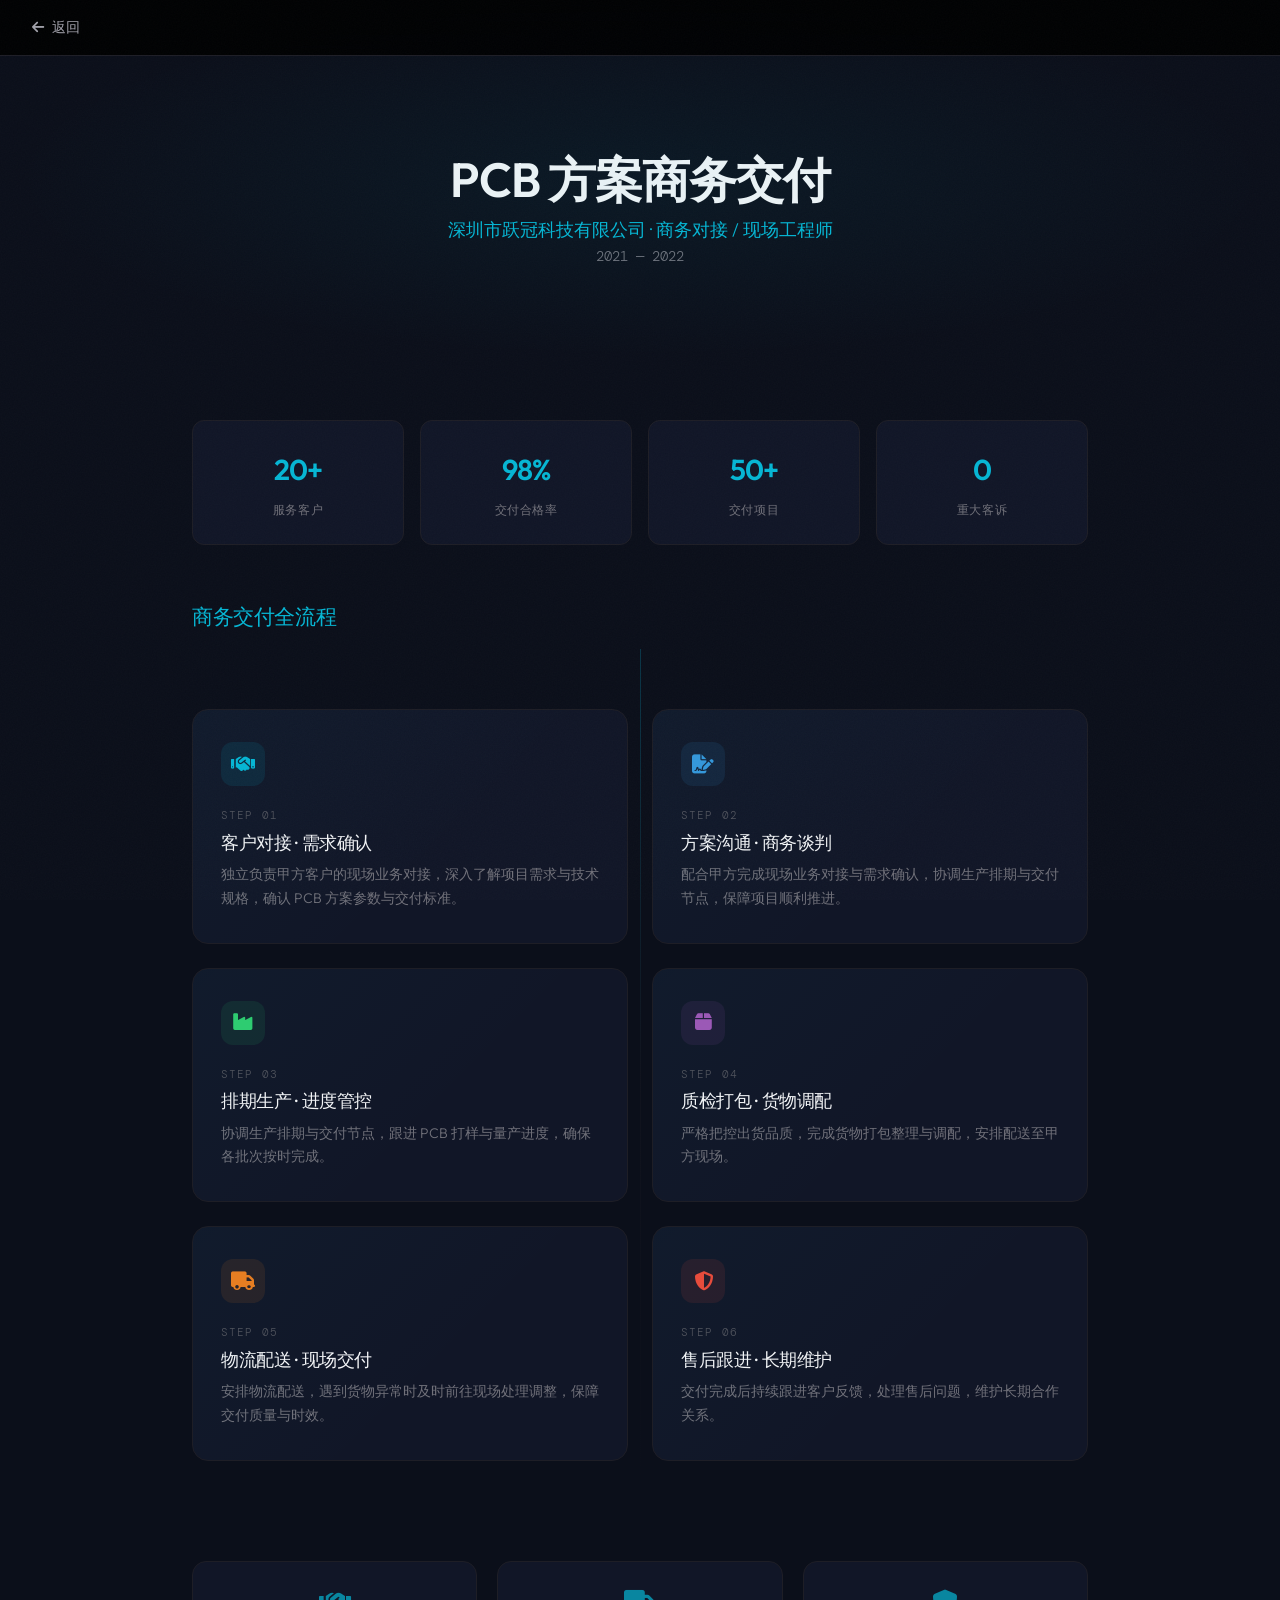
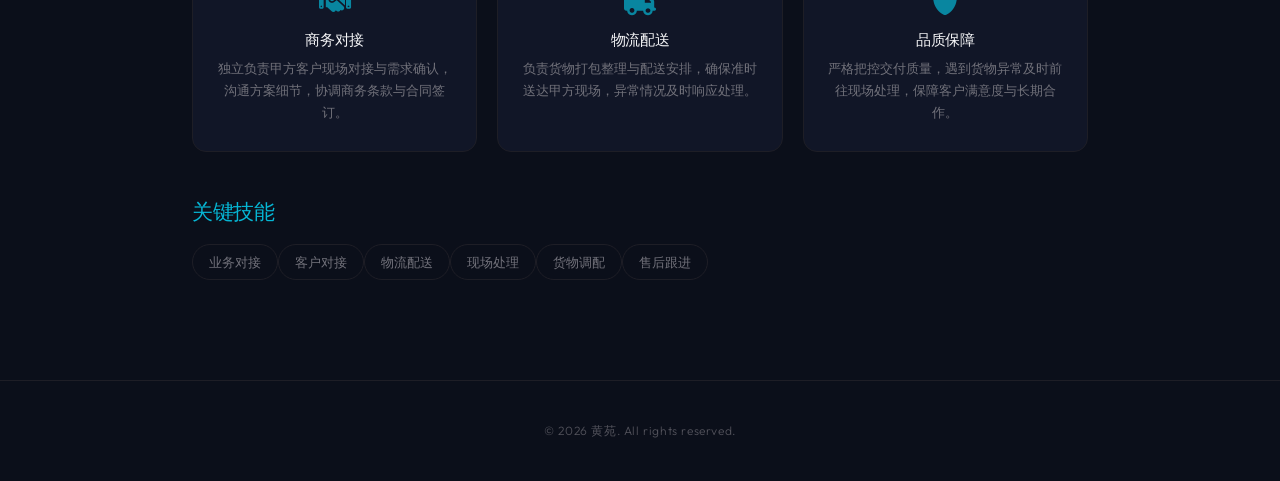
<file: project-pcb.html>
<!DOCTYPE html>
<html lang="zh-CN">
<head>
  <meta charset="UTF-8">
  <meta name="viewport" content="width=device-width, initial-scale=1.0">
  <title>PCB 方案商务交付 — 黄苑</title>
  <link rel="preconnect" href="https://fonts.googleapis.com"><link rel="preconnect" href="https://fonts.gstatic.com" crossorigin>
  <link href="https://fonts.googleapis.com/css2?family=DM+Mono:wght@300;400;500&family=Outfit:wght@200;300;400;500;600&family=Playfair+Display:ital,wght@0,400;0,600;0,700;1,400;1,500&display=swap" rel="stylesheet">
  <link rel="stylesheet" href="https://cdnjs.cloudflare.com/ajax/libs/font-awesome/6.5.0/css/all.min.css">
  <link rel="stylesheet" href="styles/main.css">
  <style>
    .page-hero { min-height: 40vh; display: flex; align-items: center; justify-content: center; text-align: center; padding: 120px 32px 60px; position: relative; }
    .page-hero-bg { position: absolute; inset: 0; background: radial-gradient(ellipse at center, rgba(6,182,212,0.06), transparent 70%); pointer-events: none; }
    .page-hero h1 { font-size: clamp(2rem, 4vw, 3rem); margin-bottom: 8px; }
    .page-hero .period { font-family: var(--font-mono); font-size: 0.875rem; color: var(--color-text-tertiary); }
    .page-hero .role { font-size: 1.1rem; color: var(--color-accent); font-weight: 300; margin-top: 8px; }
    .page-content { max-width: 960px; margin: 0 auto; padding: 0 32px 100px; }
    .page-content h2 { font-size: 1.3rem; color: var(--color-accent); margin: 48px 0 20px; font-family: var(--font-body); font-weight: 500; }
    .page-content p, .page-content li { color: var(--color-text-secondary); line-height: 1.9; font-size: 0.95rem; }
    .page-content ul { list-style: none; padding: 0; }
    .page-content ul li { padding: 8px 0 8px 24px; position: relative; }
    .page-content ul li::before { content: '◆'; position: absolute; left: 0; color: var(--color-accent-dark); font-size: 0.5rem; top: 14px; }
    .back-nav { position: fixed; top: 0; left: 0; right: 0; z-index: 100; height: 56px; display: flex; align-items: center; padding: 0 32px; background: rgba(0,0,0,0.85); backdrop-filter: blur(40px); border-bottom: 1px solid var(--color-border); }
    .back-nav a { display: flex; align-items: center; gap: 8px; font-size: 0.875rem; color: var(--color-text-secondary); transition: color var(--transition-fast); }
    .back-nav a:hover { color: var(--color-accent); }
    @media (max-width: 768px) { .page-content { padding: 0 20px 80px; } }

    /* ============================
       Process Flow — 商务交付流程
    ============================ */
    .flow-section {
      padding: 60px 0 40px;
      position: relative;
    }

    .flow-grid {
      display: grid;
      grid-template-columns: 1fr 1fr;
      gap: 24px;
      position: relative;
    }

    .flow-card {
      background: var(--color-bg-card);
      border: 1px solid var(--color-border);
      border-radius: 16px;
      padding: 32px 28px;
      position: relative;
      transition: all 0.5s var(--ease-out);
      opacity: 0;
      transform: translateY(30px);
      overflow: hidden;
    }

    .flow-card::before {
      content: '';
      position: absolute;
      inset: 0;
      background: linear-gradient(135deg, rgba(6,182,212,0.03), transparent 60%);
      opacity: 0;
      transition: opacity 0.5s var(--ease-out);
    }

    .flow-card.visible {
      opacity: 1;
      transform: translateY(0);
    }

    .flow-card.visible::before {
      opacity: 1;
    }

    .flow-card:hover {
      border-color: rgba(6,182,212,0.2);
      transform: translateY(-4px);
    }

    .flow-card:hover::before {
      opacity: 1;
    }

    .flow-card:nth-child(odd) {
      transform: translateX(-20px) translateY(30px);
    }
    .flow-card:nth-child(odd).visible {
      transform: translateX(0) translateY(0);
    }
    .flow-card:nth-child(even) {
      transform: translateX(20px) translateY(30px);
    }
    .flow-card:nth-child(even).visible {
      transform: translateX(0) translateY(0);
    }

    /* Stagger delays */
    .flow-card:nth-child(1) { transition-delay: 0s; }
    .flow-card:nth-child(2) { transition-delay: 0.1s; }
    .flow-card:nth-child(3) { transition-delay: 0.2s; }
    .flow-card:nth-child(4) { transition-delay: 0.3s; }
    .flow-card:nth-child(5) { transition-delay: 0.4s; }
    .flow-card:nth-child(6) { transition-delay: 0.5s; }

    .flow-card-icon {
      width: 44px;
      height: 44px;
      border-radius: 12px;
      display: flex;
      align-items: center;
      justify-content: center;
      font-size: 1.2rem;
      margin-bottom: 20px;
      position: relative;
    }

    .flow-card-icon.ic-1 { background: rgba(6,182,212,0.1); color: var(--color-accent); }
    .flow-card-icon.ic-2 { background: rgba(52,152,219,0.1); color: #3498db; }
    .flow-card-icon.ic-3 { background: rgba(46,204,113,0.1); color: #2ecc71; }
    .flow-card-icon.ic-4 { background: rgba(155,89,182,0.1); color: #9b59b6; }
    .flow-card-icon.ic-5 { background: rgba(230,126,34,0.1); color: #e67e22; }
    .flow-card-icon.ic-6 { background: rgba(231,76,60,0.1); color: #e74c3c; }

    .flow-card-step {
      font-family: var(--font-mono);
      font-size: 0.6875rem;
      color: var(--color-text-muted);
      letter-spacing: 0.1em;
      margin-bottom: 8px;
    }

    .flow-card h3 {
      font-family: var(--font-body);
      font-size: 1.1rem;
      color: var(--color-text);
      font-weight: 500;
      margin-bottom: 10px;
    }

    .flow-card p {
      font-size: 0.875rem;
      color: var(--color-text-tertiary);
      line-height: 1.7;
      margin: 0;
    }

    /* Connecting line */
    .flow-connector {
      position: absolute;
      top: 0;
      bottom: 0;
      left: 50%;
      width: 1px;
      background: linear-gradient(to bottom, var(--color-accent-dark), var(--color-border), transparent);
      opacity: 0.3;
    }

    /* Stats row */
    .stats-row {
      display: grid;
      grid-template-columns: repeat(4, 1fr);
      gap: 16px;
      margin: 60px 0;
    }

    .stat-box {
      background: var(--color-bg-card);
      border: 1px solid var(--color-border);
      border-radius: 12px;
      padding: 24px 16px;
      text-align: center;
      transition: border-color var(--transition-fast), transform var(--transition-fast);
      opacity: 0;
      transform: translateY(20px);
    }

    .stat-box.visible {
      opacity: 1;
      transform: translateY(0);
    }

    .stat-box:nth-child(1) { transition-delay: 0s; }
    .stat-box:nth-child(2) { transition-delay: 0.1s; }
    .stat-box:nth-child(3) { transition-delay: 0.2s; }
    .stat-box:nth-child(4) { transition-delay: 0.3s; }

    .stat-box:hover {
      border-color: rgba(6,182,212,0.15);
      transform: translateY(-2px);
    }

    .stat-box .num {
      font-size: 1.8rem;
      font-weight: 600;
      color: var(--color-accent);
      font-family: var(--font-display);
      letter-spacing: -0.03em;
    }

    .stat-box .lbl {
      font-size: 0.75rem;
      color: var(--color-text-tertiary);
      margin-top: 6px;
      font-family: var(--font-mono);
      letter-spacing: 0.05em;
    }

    .detail-grid { display: grid; grid-template-columns: repeat(3, 1fr); gap: 20px; margin-top: 60px; }
    .detail-card { background: var(--color-bg-card); border: 1px solid var(--color-border); border-radius: 14px; padding: 28px 24px; text-align: center; transition: border-color var(--transition-fast), transform var(--transition-fast); }
    .detail-card:hover { border-color: rgba(6,182,212,0.15); transform: translateY(-2px); }
    .detail-card i { font-size: 1.6rem; color: var(--color-accent); margin-bottom: 16px; opacity: 0.7; }
    .detail-card h3 { font-size: 0.95rem; color: var(--color-text); margin-bottom: 8px; font-weight: 500; }
    .detail-card p { font-size: 0.8125rem; color: var(--color-text-tertiary); line-height: 1.7; }

    @media (max-width: 768px) {
      .flow-grid { grid-template-columns: 1fr; gap: 16px; }
      .flow-connector { display: none; }
      .flow-card:nth-child(odd) { transform: translateY(30px); }
      .flow-card:nth-child(odd).visible { transform: translateY(0); }
      .flow-card:nth-child(even) { transform: translateY(30px); }
      .flow-card:nth-child(even).visible { transform: translateY(0); }
      .stats-row { grid-template-columns: repeat(2, 1fr); gap: 12px; }
      .detail-grid { grid-template-columns: 1fr; }
    }
  </style>
</head>
<body class="theme-teal">
  <nav class="back-nav"><a href="javascript:history.back()"><i class="fas fa-arrow-left"></i> 返回</a></nav>

  <section class="page-hero">
    <div class="page-hero-bg"></div>
    <div>
      <h1>PCB 方案商务交付</h1>
      <p class="role">深圳市跃冠科技有限公司 · 商务对接 / 现场工程师</p>
      <p class="period">2021 — 2022</p>
    </div>
  </section>

  <div class="page-content">
    <!-- Stats -->
    <div class="stats-row" id="statsRow">
      <div class="stat-box" id="stat1"><div class="num">20+</div><div class="lbl">服务客户</div></div>
      <div class="stat-box" id="stat2"><div class="num">98%</div><div class="lbl">交付合格率</div></div>
      <div class="stat-box" id="stat3"><div class="num">50+</div><div class="lbl">交付项目</div></div>
      <div class="stat-box" id="stat4"><div class="num">0</div><div class="lbl">重大客诉</div></div>
    </div>

    <!-- Process Flow -->
    <h2>商务交付全流程</h2>
    <div class="flow-section">
      <div class="flow-connector"></div>
      <div class="flow-grid" id="flowGrid">
        <div class="flow-card" id="fc1">
          <div class="flow-card-icon ic-1"><i class="fas fa-handshake"></i></div>
          <div class="flow-card-step">STEP 01</div>
          <h3>客户对接 · 需求确认</h3>
          <p>独立负责甲方客户的现场业务对接，深入了解项目需求与技术规格，确认 PCB 方案参数与交付标准。</p>
        </div>
        <div class="flow-card" id="fc2">
          <div class="flow-card-icon ic-2"><i class="fas fa-file-signature"></i></div>
          <div class="flow-card-step">STEP 02</div>
          <h3>方案沟通 · 商务谈判</h3>
          <p>配合甲方完成现场业务对接与需求确认，协调生产排期与交付节点，保障项目顺利推进。</p>
        </div>
        <div class="flow-card" id="fc3">
          <div class="flow-card-icon ic-3"><i class="fas fa-industry"></i></div>
          <div class="flow-card-step">STEP 03</div>
          <h3>排期生产 · 进度管控</h3>
          <p>协调生产排期与交付节点，跟进 PCB 打样与量产进度，确保各批次按时完成。</p>
        </div>
        <div class="flow-card" id="fc4">
          <div class="flow-card-icon ic-4"><i class="fas fa-box"></i></div>
          <div class="flow-card-step">STEP 04</div>
          <h3>质检打包 · 货物调配</h3>
          <p>严格把控出货品质，完成货物打包整理与调配，安排配送至甲方现场。</p>
        </div>
        <div class="flow-card" id="fc5">
          <div class="flow-card-icon ic-5"><i class="fas fa-truck"></i></div>
          <div class="flow-card-step">STEP 05</div>
          <h3>物流配送 · 现场交付</h3>
          <p>安排物流配送，遇到货物异常时及时前往现场处理调整，保障交付质量与时效。</p>
        </div>
        <div class="flow-card" id="fc6">
          <div class="flow-card-icon ic-6"><i class="fas fa-shield-alt"></i></div>
          <div class="flow-card-step">STEP 06</div>
          <h3>售后跟进 · 长期维护</h3>
          <p>交付完成后持续跟进客户反馈，处理售后问题，维护长期合作关系。</p>
        </div>
      </div>
    </div>

    <!-- Detail Cards -->
    <div class="detail-grid">
      <div class="detail-card"><i class="fas fa-handshake"></i><h3>商务对接</h3><p>独立负责甲方客户现场对接与需求确认，沟通方案细节，协调商务条款与合同签订。</p></div>
      <div class="detail-card"><i class="fas fa-truck"></i><h3>物流配送</h3><p>负责货物打包整理与配送安排，确保准时送达甲方现场，异常情况及时响应处理。</p></div>
      <div class="detail-card"><i class="fas fa-shield"></i><h3>品质保障</h3><p>严格把控交付质量，遇到货物异常及时前往现场处理，保障客户满意度与长期合作。</p></div>
    </div>

    <h2>关键技能</h2>
    <div class="about-tags" style="margin-top:0">
      <span class="tag">业务对接</span><span class="tag">客户对接</span><span class="tag">物流配送</span><span class="tag">现场处理</span><span class="tag">货物调配</span><span class="tag">售后跟进</span>
    </div>
  </div>

  <footer class="footer"><div class="container"><p>&copy; 2026 黄苑. All rights reserved.</p></div></footer>

  <script>
  (function() {
    'use strict';

    const cards = document.querySelectorAll('.flow-card');
    const stats = document.querySelectorAll('.stat-box');

    const observer = new IntersectionObserver((entries) => {
      entries.forEach(entry => {
        if (entry.isIntersecting) {
          entry.target.classList.add('visible');
          observer.unobserve(entry.target);
        }
      });
    }, { threshold: 0.15, rootMargin: '0px 0px -40px 0px' });

    cards.forEach(c => observer.observe(c));
    stats.forEach(s => observer.observe(s));
  })();
  </script>
</body>
</html>
</file>
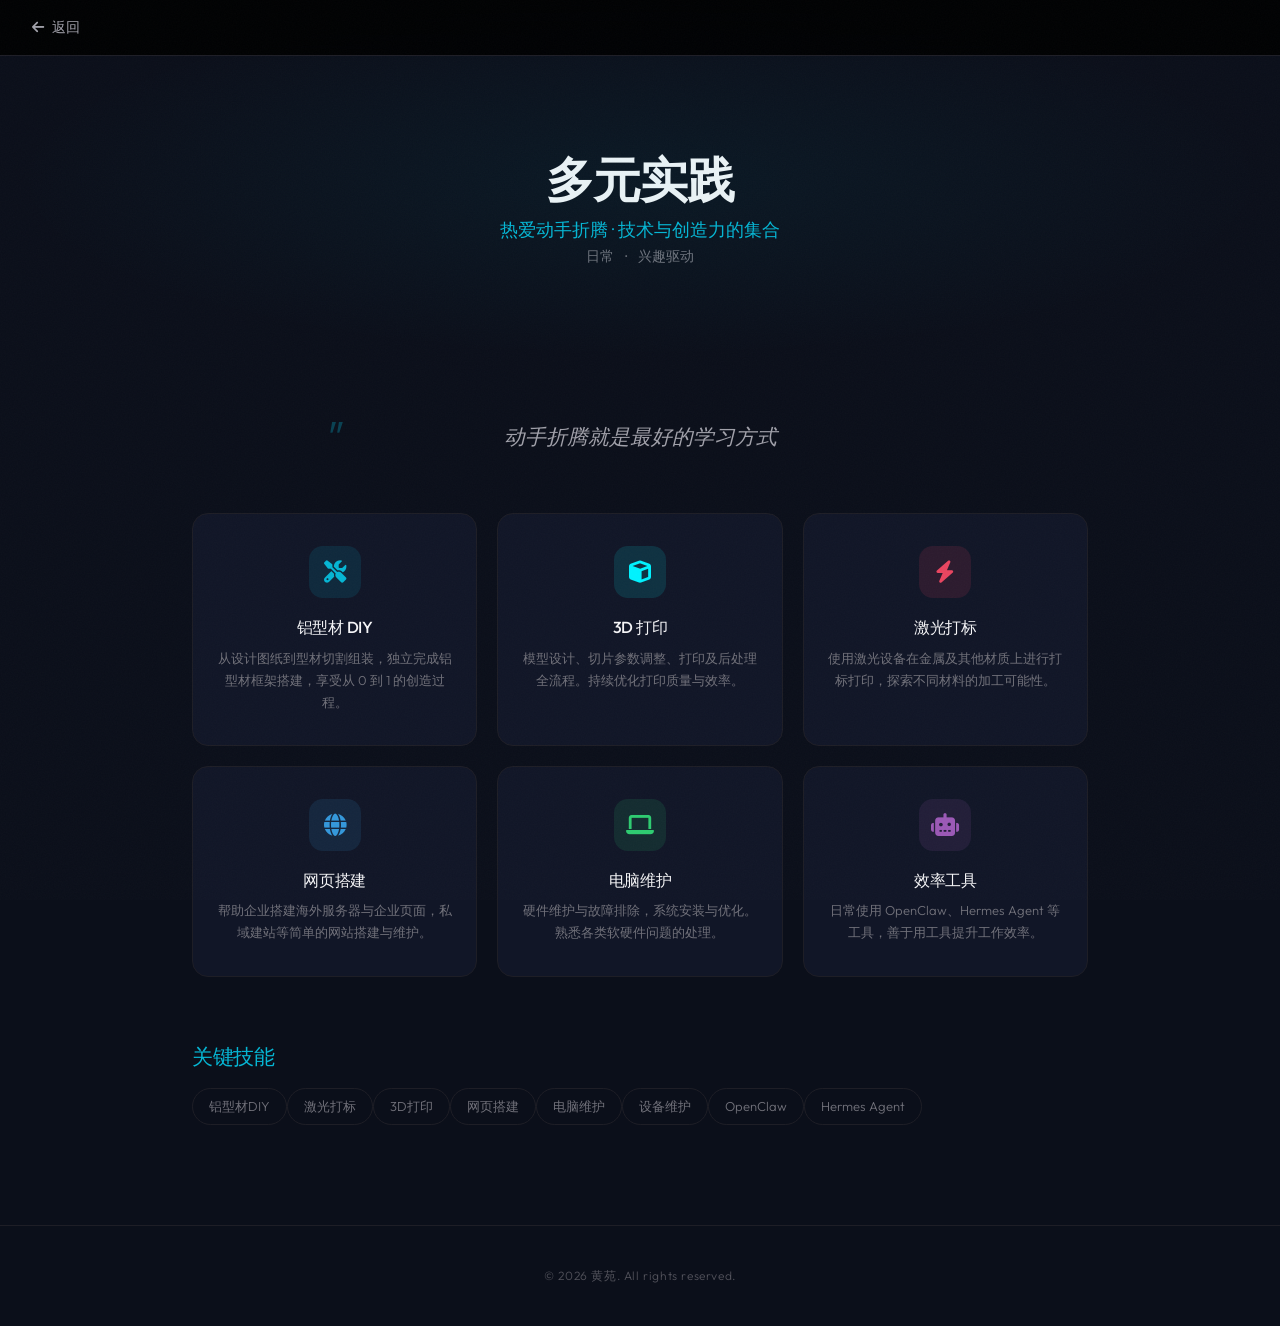
<file: project-practice.html>
<!DOCTYPE html>
<html lang="zh-CN">
<head>
  <meta charset="UTF-8">
  <meta name="viewport" content="width=device-width, initial-scale=1.0">
  <title>多元实践 — 黄苑</title>
  <link rel="preconnect" href="https://fonts.googleapis.com"><link rel="preconnect" href="https://fonts.gstatic.com" crossorigin>
  <link href="https://fonts.googleapis.com/css2?family=DM+Mono:wght@300;400;500&family=Outfit:wght@200;300;400;500;600&family=Playfair+Display:ital,wght@0,400;0,600;0,700;1,400;1,500&display=swap" rel="stylesheet">
  <link rel="stylesheet" href="https://cdnjs.cloudflare.com/ajax/libs/font-awesome/6.5.0/css/all.min.css">
  <link rel="stylesheet" href="styles/main.css">
  <style>
    .page-hero { min-height: 40vh; display: flex; align-items: center; justify-content: center; text-align: center; padding: 120px 32px 60px; position: relative; }
    .page-hero-bg { position: absolute; inset: 0; background: radial-gradient(ellipse at center, rgba(6,182,212,0.06), transparent 70%); pointer-events: none; }
    .page-hero h1 { font-size: clamp(2rem, 4vw, 3rem); margin-bottom: 8px; }
    .page-hero .period { font-family: var(--font-mono); font-size: 0.875rem; color: var(--color-text-tertiary); }
    .page-hero .role { font-size: 1.1rem; color: var(--color-accent); font-weight: 300; margin-top: 8px; }
    .page-content { max-width: 960px; margin: 0 auto; padding: 0 32px 100px; }
    .page-content h2 { font-size: 1.3rem; color: var(--color-accent); margin: 48px 0 20px; font-family: var(--font-body); font-weight: 500; }
    .page-content p, .page-content li { color: var(--color-text-secondary); line-height: 1.9; font-size: 0.95rem; }
    .page-content ul { list-style: none; padding: 0; }
    .page-content ul li { padding: 8px 0 8px 24px; position: relative; }
    .page-content ul li::before { content: '◆'; position: absolute; left: 0; color: var(--color-accent-dark); font-size: 0.5rem; top: 14px; }
    .back-nav { position: fixed; top: 0; left: 0; right: 0; z-index: 100; height: 56px; display: flex; align-items: center; padding: 0 32px; background: rgba(0,0,0,0.85); backdrop-filter: blur(40px); border-bottom: 1px solid var(--color-border); }
    .back-nav a { display: flex; align-items: center; gap: 8px; font-size: 0.875rem; color: var(--color-text-secondary); transition: color var(--transition-fast); }
    .back-nav a:hover { color: var(--color-accent); }
    @media (max-width: 768px) { .page-content { padding: 0 20px 80px; } }

    /* ============================
       Skills Showcase — 多元实践
    ============================ */
    .showcase-section {
      padding: 40px 0 20px;
    }

    .showcase-intro {
      text-align: center;
      max-width: 600px;
      margin: 0 auto 60px;
    }

    .showcase-intro p {
      font-size: 0.95rem;
      color: var(--color-text-tertiary);
      line-height: 1.9;
    }

    .showcase-grid {
      display: grid;
      grid-template-columns: repeat(3, 1fr);
      gap: 20px;
    }

    .showcase-card {
      background: var(--color-bg-card);
      border: 1px solid var(--color-border);
      border-radius: 16px;
      padding: 32px 24px;
      text-align: center;
      position: relative;
      overflow: hidden;
      transition: all 0.5s var(--ease-out);
      opacity: 0;
      transform: translateY(24px);
    }

    .showcase-card.visible {
      opacity: 1;
      transform: translateY(0);
    }

    .showcase-card:nth-child(1) { transition-delay: 0s; }
    .showcase-card:nth-child(2) { transition-delay: 0.08s; }
    .showcase-card:nth-child(3) { transition-delay: 0.16s; }
    .showcase-card:nth-child(4) { transition-delay: 0.24s; }
    .showcase-card:nth-child(5) { transition-delay: 0.32s; }
    .showcase-card:nth-child(6) { transition-delay: 0.40s; }

    .showcase-card::before {
      content: '';
      position: absolute;
      inset: 0;
      border-radius: 16px;
      opacity: 0;
      transition: opacity 0.5s var(--ease-out);
    }

    .showcase-card:hover::before {
      opacity: 1;
    }

    .showcase-card:hover {
      border-color: rgba(6,182,212,0.2);
      transform: translateY(-4px);
    }

    /* Individual card gradient accents */
    .showcase-card:nth-child(1)::before { background: linear-gradient(135deg, rgba(6,182,212,0.04), transparent 60%); }
    .showcase-card:nth-child(2)::before { background: linear-gradient(135deg, rgba(0,242,254,0.04), transparent 60%); }
    .showcase-card:nth-child(3)::before { background: linear-gradient(135deg, rgba(233,69,96,0.04), transparent 60%); }
    .showcase-card:nth-child(4)::before { background: linear-gradient(135deg, rgba(52,152,219,0.04), transparent 60%); }
    .showcase-card:nth-child(5)::before { background: linear-gradient(135deg, rgba(46,204,113,0.04), transparent 60%); }
    .showcase-card:nth-child(6)::before { background: linear-gradient(135deg, rgba(155,89,182,0.04), transparent 60%); }

    .showcase-icon {
      width: 52px;
      height: 52px;
      border-radius: 14px;
      display: flex;
      align-items: center;
      justify-content: center;
      font-size: 1.4rem;
      margin: 0 auto 20px;
      position: relative;
      z-index: 1;
      transition: transform 0.4s var(--ease-out);
    }

    .showcase-card:hover .showcase-icon {
      transform: scale(1.1);
    }

    .sc-icon-1 { background: rgba(6,182,212,0.12); color: var(--color-accent); }
    .sc-icon-2 { background: rgba(0,242,254,0.12); color: #00f2fe; }
    .sc-icon-3 { background: rgba(233,69,96,0.12); color: #e94560; }
    .sc-icon-4 { background: rgba(52,152,219,0.12); color: #3498db; }
    .sc-icon-5 { background: rgba(46,204,113,0.12); color: #2ecc71; }
    .sc-icon-6 { background: rgba(155,89,182,0.12); color: #9b59b6; }

    .showcase-card h3 {
      font-family: var(--font-body);
      font-size: 1rem;
      color: var(--color-text);
      font-weight: 500;
      margin-bottom: 10px;
      position: relative;
      z-index: 1;
    }

    .showcase-card p {
      font-size: 0.8125rem;
      color: var(--color-text-tertiary);
      line-height: 1.7;
      margin: 0;
      position: relative;
      z-index: 1;
    }

    /* Quote block */
    .quote-block {
      text-align: center;
      padding: 60px 0 20px;
      max-width: 600px;
      margin: 0 auto;
    }

    .quote-block blockquote {
      font-family: var(--font-display);
      font-size: 1.3rem;
      font-style: italic;
      color: var(--color-text-secondary);
      line-height: 1.6;
      border: none;
      padding: 0;
      margin: 0;
      position: relative;
    }

    .quote-block blockquote::before {
      content: '"';
      font-size: 3rem;
      color: var(--color-accent);
      opacity: 0.3;
      position: absolute;
      top: -20px;
      left: -20px;
      font-family: var(--font-display);
    }

    .detail-grid { display: grid; grid-template-columns: repeat(3, 1fr); gap: 20px; margin-top: 60px; }
    .detail-card { background: var(--color-bg-card); border: 1px solid var(--color-border); border-radius: 14px; padding: 28px 24px; text-align: center; transition: border-color var(--transition-fast), transform var(--transition-fast); }
    .detail-card:hover { border-color: rgba(6,182,212,0.15); transform: translateY(-2px); }
    .detail-card i { font-size: 1.6rem; color: var(--color-accent); margin-bottom: 16px; opacity: 0.7; }
    .detail-card h3 { font-size: 0.95rem; color: var(--color-text); margin-bottom: 8px; font-weight: 500; }
    .detail-card p { font-size: 0.8125rem; color: var(--color-text-tertiary); line-height: 1.7; }

    @media (max-width: 900px) {
      .showcase-grid { grid-template-columns: repeat(2, 1fr); }
      .detail-grid { grid-template-columns: repeat(2, 1fr); }
    }
    @media (max-width: 768px) {
      .showcase-grid { grid-template-columns: 1fr; gap: 16px; }
      .detail-grid { grid-template-columns: 1fr; }
      .quote-block blockquote { font-size: 1.1rem; }
    }
  </style>
</head>
<body class="theme-teal">
  <nav class="back-nav"><a href="javascript:history.back()"><i class="fas fa-arrow-left"></i> 返回</a></nav>

  <section class="page-hero">
    <div class="page-hero-bg"></div>
    <div>
      <h1>多元实践</h1>
      <p class="role">热爱动手折腾 · 技术与创造力的集合</p>
      <p class="period">日常 · 兴趣驱动</p>
    </div>
  </section>

  <div class="page-content">
    <!-- Quote -->
    <div class="quote-block">
      <blockquote>动手折腾就是最好的学习方式</blockquote>
    </div>

    <!-- Skills Showcase -->
    <div class="showcase-section">
      <div class="showcase-grid" id="showcaseGrid">
        <div class="showcase-card">
          <div class="showcase-icon sc-icon-1"><i class="fas fa-tools"></i></div>
          <h3>铝型材 DIY</h3>
          <p>从设计图纸到型材切割组装，独立完成铝型材框架搭建，享受从 0 到 1 的创造过程。</p>
        </div>
        <div class="showcase-card">
          <div class="showcase-icon sc-icon-2"><i class="fas fa-cube"></i></div>
          <h3>3D 打印</h3>
          <p>模型设计、切片参数调整、打印及后处理全流程。持续优化打印质量与效率。</p>
        </div>
        <div class="showcase-card">
          <div class="showcase-icon sc-icon-3"><i class="fas fa-bolt"></i></div>
          <h3>激光打标</h3>
          <p>使用激光设备在金属及其他材质上进行打标打印，探索不同材料的加工可能性。</p>
        </div>
        <div class="showcase-card">
          <div class="showcase-icon sc-icon-4"><i class="fas fa-globe"></i></div>
          <h3>网页搭建</h3>
          <p>帮助企业搭建海外服务器与企业页面，私域建站等简单的网站搭建与维护。</p>
        </div>
        <div class="showcase-card">
          <div class="showcase-icon sc-icon-5"><i class="fas fa-laptop"></i></div>
          <h3>电脑维护</h3>
          <p>硬件维护与故障排除，系统安装与优化。熟悉各类软硬件问题的处理。</p>
        </div>
        <div class="showcase-card">
          <div class="showcase-icon sc-icon-6"><i class="fas fa-robot"></i></div>
          <h3>效率工具</h3>
          <p>日常使用 OpenClaw、Hermes Agent 等工具，善于用工具提升工作效率。</p>
        </div>
      </div>
    </div>

    <h2>关键技能</h2>
    <div class="about-tags" style="margin-top:0">
      <span class="tag">铝型材DIY</span><span class="tag">激光打标</span><span class="tag">3D打印</span><span class="tag">网页搭建</span><span class="tag">电脑维护</span><span class="tag">设备维护</span><span class="tag">OpenClaw</span><span class="tag">Hermes Agent</span>
    </div>
  </div>

  <footer class="footer"><div class="container"><p>&copy; 2026 黄苑. All rights reserved.</p></div></footer>

  <script>
  (function() {
    'use strict';
    const cards = document.querySelectorAll('.showcase-card');
    const observer = new IntersectionObserver((entries) => {
      entries.forEach(entry => {
        if (entry.isIntersecting) {
          entry.target.classList.add('visible');
          observer.unobserve(entry.target);
        }
      });
    }, { threshold: 0.15, rootMargin: '0px 0px -40px 0px' });
    cards.forEach(c => observer.observe(c));
  })();
  </script>
</body>
</html>
</file>
<file: styles/main.css>
/* ============================================
   Apple-inspired Resume Site — Design System
   ============================================ */

/* ---- CSS Custom Properties (Base / Neutral Dark) ---- */
:root {
  /* Backgrounds */
  --color-bg: #0b0f1a;
  --color-bg-alt: #0e121f;
  --color-bg-card: #111627;
  --color-bg-elevated: #181f2e;
  --color-bg-hover: #1e2638;

  /* Text */
  --color-text: #f5f5f7;
  --color-text-secondary: #a1a1aa;
  --color-text-tertiary: #71717a;
  --color-text-muted: #52525b;

  /* Accent — will be overridden by themes */
  --color-accent: #06b6d4;
  --color-accent-light: #22d3ee;
  --color-accent-dark: #0891b2;
  --color-accent-glow: rgba(6, 182, 212, 0.15);
  --color-accent-subtle: rgba(6, 182, 212, 0.06);

  /* Borders */
  --color-border: #1e1e26;
  --color-border-light: #2a2a32;

  /* Typography */
  --font-display: 'Outfit', -apple-system, BlinkMacSystemFont, sans-serif;
  --font-body: 'Outfit', -apple-system, BlinkMacSystemFont, sans-serif;
  --font-mono: 'DM Mono', 'SF Mono', monospace;

  /* Spacing */
  --max-width: 1060px;
  --max-width-wide: 1200px;
  --nav-height: 56px;
  --section-padding: 140px 0;

  /* Transitions */
  --ease-spring: cubic-bezier(0.34, 1.56, 0.64, 1);
  --ease-smooth: cubic-bezier(0.22, 1, 0.36, 1);
  --ease-out: cubic-bezier(0, 0, 0.2, 1);
  --transition-fast: 0.3s var(--ease-out);
  --transition-smooth: 0.6s var(--ease-smooth);
}

/* ---- Theme 1: Purple Nebula (React Bits vibe) ---- */
.theme-purple {
  --color-accent: #a855f7;
  --color-accent-light: #c084fc;
  --color-accent-dark: #7c3aed;
  --color-accent-glow: rgba(168, 85, 247, 0.15);
  --color-accent-subtle: rgba(168, 85, 247, 0.06);
}

/* ---- Theme 2: Ocean Teal ---- */
.theme-teal {
  --color-accent: #06b6d4;
  --color-accent-light: #22d3ee;
  --color-accent-dark: #0891b2;
  --color-accent-glow: rgba(6, 182, 212, 0.15);
  --color-accent-subtle: rgba(6, 182, 212, 0.06);
  --color-bg: #0b0f1a;
  --color-bg-alt: #0e121f;
  --color-bg-card: #111627;
}

/* ---- Theme 3: Slate Pro (Clean monochrome) ---- */
.theme-slate {
  --color-accent: #e4e4e7;
  --color-accent-light: #f4f4f5;
  --color-accent-dark: #d4d4d8;
  --color-accent-glow: rgba(228, 228, 231, 0.1);
  --color-accent-subtle: rgba(255, 255, 255, 0.04);
  --color-bg: #0c0c0e;
  --color-bg-alt: #101012;
  --color-bg-card: #141416;
  --color-text: #fafafa;
  --color-text-secondary: #a1a1aa;
  --color-text-tertiary: #71717a;
}

/* ---- Reset & Base ---- */
*, *::before, *::after { margin: 0; padding: 0; box-sizing: border-box; }

html {
  scroll-behavior: smooth;
  scroll-padding-top: var(--nav-height);
  -webkit-font-smoothing: antialiased;
  -moz-osx-font-smoothing: grayscale;
}

body {
  font-family: var(--font-body);
  font-weight: 300;
  font-size: 16px;
  line-height: 1.7;
  color: var(--color-text);
  background-color: var(--color-bg);
  overflow-x: hidden;
}

/* ---- Subtle noise texture (Apple-like grain) ---- */
body::before {
  content: '';
  position: fixed;
  inset: 0;
  pointer-events: none;
  z-index: 9999;
  opacity: 0.025;
  background-image: url("data:image/svg+xml,%3Csvg viewBox='0 0 256 256' xmlns='http://www.w3.org/2000/svg'%3E%3Cfilter id='noise'%3E%3CfeTurbulence type='fractalNoise' baseFrequency='0.75' numOctaves='4' stitchTiles='stitch'/%3E%3C/filter%3E%3Crect width='100%25' height='100%25' filter='url(%23noise)'/%3E%3C/svg%3E");
  background-repeat: repeat;
  background-size: 256px 256px;
}

img { max-width: 100%; display: block; }
a { color: inherit; text-decoration: none; }
ul { list-style: none; }

::selection { background: var(--color-accent); color: var(--color-bg); }

/* ---- Typography ---- */
h1, h2, h3, h4 {
  font-family: var(--font-display);
  font-weight: 600;
  line-height: 1.15;
  letter-spacing: -0.02em;
}

/* ---- Container ---- */
.container {
  max-width: var(--max-width);
  margin: 0 auto;
  padding: 0 32px;
}

/* ============================================
   Navigation
   ============================================ */
.nav {
  position: fixed;
  top: 0;
  left: 0;
  right: 0;
  z-index: 1000;
  height: var(--nav-height);
  transition: background 0.4s var(--ease-out),
              backdrop-filter 0.4s var(--ease-out),
              border-color 0.4s var(--ease-out);
}

.nav.scrolled {
  background: rgba(0, 0, 0, 0.85);
  backdrop-filter: blur(40px) saturate(1.5);
  -webkit-backdrop-filter: blur(40px) saturate(1.5);
  border-bottom: 1px solid var(--color-border);
}

.nav-inner {
  max-width: var(--max-width-wide);
  margin: 0 auto;
  padding: 0 32px;
  height: 100%;
  display: flex;
  align-items: center;
  justify-content: space-between;
}

.nav-logo {
  font-size: 1rem;
  color: var(--color-accent);
  opacity: 0.5;
  transition: opacity var(--transition-fast), transform var(--transition-fast);
  display: flex;
  align-items: center;
  gap: 8px;
}

.nav-logo::before {
  content: '';
  display: inline-block;
  width: 6px;
  height: 6px;
  background: var(--color-accent);
  border-radius: 50%;
  opacity: 0.6;
}

.nav-logo:hover {
  opacity: 1;
  transform: rotate(180deg);
}

.nav-links {
  display: flex;
  gap: 4px;
  align-items: center;
}

.nav-link {
  display: block;
  padding: 8px 16px;
  font-size: 0.8125rem;
  font-weight: 400;
  letter-spacing: 0.02em;
  color: var(--color-text-secondary);
  border-radius: 8px;
  transition: color var(--transition-fast),
              background var(--transition-fast);
}

.nav-link:hover {
  color: var(--color-text);
  background: rgba(255, 255, 255, 0.04);
}

.nav-link.active {
  color: var(--color-accent);
}

.nav-toggle {
  display: none;
  flex-direction: column;
  gap: 5px;
  background: none;
  border: none;
  cursor: pointer;
  padding: 8px;
  border-radius: 8px;
}

.nav-toggle span {
  display: block;
  width: 20px;
  height: 1.5px;
  background: var(--color-text);
  border-radius: 1px;
  transition: transform var(--transition-fast), opacity var(--transition-fast);
}

/* Scroll progress bar */
.scroll-progress {
  position: fixed;
  top: 0;
  left: 0;
  height: 2px;
  width: 0%;
  background: linear-gradient(90deg, var(--color-accent-dark), var(--color-accent), var(--color-accent-light));
  z-index: 1001;
  transition: width 0.1s linear;
  box-shadow: 0 0 16px var(--color-accent-glow);
}

/* ============================================
   Section Shared
   ============================================ */
.section {
  padding: var(--section-padding);
  position: relative;
}

.section--alt {
  background: var(--color-bg-alt);
  position: relative;
}

.section--alt::before {
  content: '';
  position: absolute;
  inset: 0;
  background: radial-gradient(ellipse at 50% 0%, var(--color-accent-glow), transparent 70%);
  pointer-events: none;
}

.section-badge {
  display: flex;
  align-items: center;
  gap: 8px;
  padding: 6px 18px;
  margin: 0 auto 60px;
  width: fit-content;
  font-size: 0.6875rem;
  font-weight: 500;
  letter-spacing: 0.15em;
  text-transform: uppercase;
  color: var(--color-text-tertiary);
  border: 1px solid var(--color-border);
  border-radius: 100px;
  font-family: var(--font-mono);
}

/* ============================================
   Hero Section
   ============================================ */
.hero {
  min-height: 100vh;
  display: flex;
  align-items: center;
  justify-content: center;
  position: relative;
  overflow: hidden;
}

.hero-bg {
  position: absolute;
  inset: 0;
  background: var(--color-bg);
}

.hero-bg-overlay {
  position: absolute;
  inset: 0;
  z-index: 2;
  background:
    radial-gradient(ellipse 80% 60% at 50% 40%, rgba(0,0,0,0.1), transparent 70%),
    linear-gradient(to bottom, rgba(0,0,0,0.05) 0%, rgba(0,0,0,0.2) 50%, rgba(0,0,0,0.4) 100%);
  pointer-events: none;
}

.hero-content {
  position: relative;
  z-index: 2;
  text-align: center;
  max-width: 780px;
  padding: 0 32px;
  padding-top: 40px;
}

.hero-chip {
  display: inline-block;
  padding: 6px 16px;
  font-size: 0.6875rem;
  font-weight: 500;
  letter-spacing: 0.15em;
  text-transform: uppercase;
  color: var(--color-text-tertiary);
  border: 1px solid var(--color-border);
  border-radius: 100px;
  font-family: var(--font-mono);
  margin-bottom: 32px;
  animation: heroFadeIn 0.8s var(--ease-out) 0.2s both;
}

.hero-title {
  display: flex;
  flex-direction: column;
  gap: 8px;
  margin-bottom: 24px;
}

.hero-title {
  margin-bottom: 28px;
}

.hero-title-line--sm {
  font-size: clamp(1rem, 2vw, 1.3rem);
  font-weight: 400;
  font-style: italic;
  color: var(--color-text-tertiary);
  letter-spacing: 0.15em;
  font-family: var(--font-display);
  animation: heroFadeIn 0.8s var(--ease-out) 0.3s both;
  margin-bottom: 4px;
}

.hero-title-line--lg {
  display: flex;
  align-items: baseline;
  justify-content: center;
  gap: 0.08em;
  animation: heroScaleIn 0.9s var(--ease-spring) 0.4s both;
}

.hero-surname {
  font-size: clamp(4.5rem, 14vw, 9rem);
  font-weight: 700;
  color: var(--color-text);
  letter-spacing: -0.06em;
  line-height: 1;
  position: relative;
}

.hero-surname::after {
  content: '';
  position: absolute;
  bottom: 0.06em;
  left: 0;
  right: 0;
  height: 2px;
  background: linear-gradient(90deg, var(--color-accent), transparent);
  opacity: 0.4;
}

.hero-given {
  font-size: clamp(4rem, 12vw, 7.5rem);
  font-weight: 300;
  color: var(--color-text-secondary);
  letter-spacing: -0.03em;
  line-height: 1;
  font-style: italic;
  font-family: var(--font-display);
  background: linear-gradient(135deg, #f5f5f7 0%, var(--color-accent) 100%);
  -webkit-background-clip: text;
  -webkit-text-fill-color: transparent;
  background-clip: text;
}

.hero-subtitle {
  font-size: clamp(0.85rem, 1.2vw, 1rem);
  color: var(--color-text-tertiary);
  font-weight: 300;
  letter-spacing: 0.12em;
  margin-bottom: 20px;
  animation: heroFadeIn 0.8s var(--ease-out) 0.5s both;
  min-height: 1.5em;
}

.hero-subtitle::after {
  content: '|';
  display: inline;
  color: var(--color-accent);
  animation: cursorBlink 0.9s step-end infinite;
  font-weight: 200;
  margin-left: 2px;
}

.hero-subtitle.cursor-hidden::after {
  content: none;
}

@keyframes cursorBlink {
  0%, 100% { opacity: 1; }
  50% { opacity: 0; }
}



.hero-dot {
  color: var(--color-accent-dark);
  opacity: 0.5;
  margin: 0 4px;
}

.hero-description {
  font-size: clamp(0.85rem, 1.1vw, 0.95rem);
  color: var(--color-text-tertiary);
  margin-bottom: 40px;
  line-height: 1.9;
  max-width: 440px;
  margin-left: auto;
  margin-right: auto;
  animation: heroFadeIn 0.8s var(--ease-out) 0.6s both;
}

.hero-actions {
  display: flex;
  gap: 16px;
  justify-content: center;
  animation: heroFadeIn 0.8s var(--ease-out) 0.7s both;
}

/* ---- Hero text hover color shift ---- */
.hero-chip,
.hero-title-line--sm,
.hero-surname,
.hero-given,
.hero-subtitle,
.hero-description {
  transition: color 0.4s var(--ease-out),
              background 0.4s var(--ease-out),
              -webkit-text-fill-color 0.4s var(--ease-out);
  cursor: default;
}

.hero-chip:hover { color: var(--color-accent-light); }
.hero-title-line--sm:hover { color: var(--color-accent); }
.hero-surname:hover { color: var(--color-accent-light); }
.hero-given:hover {
  background: linear-gradient(135deg, var(--color-accent) 0%, #f5f5f7 100%);
  -webkit-background-clip: text;
  -webkit-text-fill-color: transparent;
  background-clip: text;
}
.hero-subtitle:hover { color: var(--color-accent-light); }
.hero-description:hover { color: var(--color-text-secondary); }

.hero-scroll-hint {
  position: absolute;
  bottom: 48px;
  left: 50%;
  transform: translateX(-50%);
  display: flex;
  flex-direction: column;
  align-items: center;
  gap: 8px;
  color: var(--color-text-muted);
  font-size: 0.6875rem;
  letter-spacing: 0.15em;
  text-transform: uppercase;
  font-family: var(--font-mono);
  animation: heroFadeIn 1s var(--ease-out) 1s both;
}

.scroll-dot {
  width: 4px;
  height: 4px;
  background: var(--color-accent);
  border-radius: 50%;
  animation: scrollDot 2s ease-in-out infinite;
}

@keyframes scrollDot {
  0%, 100% { transform: translateY(0); opacity: 1; }
  50% { transform: translateY(8px); opacity: 0.3; }
}

@keyframes heroFadeIn {
  from {
    opacity: 0;
    transform: translateY(12px);
  }
  to {
    opacity: 1;
    transform: translateY(0);
  }
}

@keyframes heroScaleIn {
  from {
    opacity: 0;
    transform: scale(0.92);
  }
  to {
    opacity: 1;
    transform: scale(1);
  }
}

/* ============================================
   Buttons
   ============================================ */
.btn {
  display: inline-flex;
  align-items: center;
  gap: 10px;
  padding: 12px 28px;
  font-family: var(--font-body);
  font-size: 0.875rem;
  font-weight: 500;
  letter-spacing: 0.02em;
  border-radius: 980px;
  transition: all var(--transition-fast);
  cursor: pointer;
  border: none;
  outline: none;
}

.btn-primary {
  background: var(--color-text);
  color: var(--color-bg);
}

.btn-primary:hover {
  background: rgba(245, 245, 247, 0.85);
  transform: scale(1.02);
}

.btn-outline {
  background: transparent;
  color: var(--color-text);
  border: 1px solid var(--color-border-light);
}

.btn-outline:hover {
  border-color: var(--color-text-secondary);
  background: rgba(255, 255, 255, 0.04);
  transform: scale(1.02);
}

.btn i {
  font-size: 0.75rem;
}

/* ============================================
   About Section
   ============================================ */
.about-grid {
  display: grid;
  grid-template-columns: 1fr 1fr;
  gap: 80px;
  align-items: start;
}

.about-text p {
  color: var(--color-text-secondary);
  margin-bottom: 20px;
  font-size: 0.9375rem;
  line-height: 1.9;
  font-weight: 300;
}

.about-text p:first-child::first-letter {
  font-family: var(--font-display);
  font-size: 2.8em;
  font-weight: 400;
  color: var(--color-accent);
  float: left;
  line-height: 0.8;
  padding-right: 8px;
  padding-top: 4px;
}

.about-stats {
  display: grid;
  grid-template-columns: repeat(3, 1fr);
  gap: 12px;
}

.stat-card {
  text-align: center;
  padding: 24px 16px 20px;
  background: var(--color-bg-card);
  border: 1px solid var(--color-border);
  border-radius: 12px;
  transition: border-color var(--transition-fast),
              transform var(--transition-fast),
              background var(--transition-fast);
}

.stat-card:hover {
  border-color: rgba(212, 168, 83, 0.2);
  background: rgba(212, 168, 83, 0.02);
  transform: translateY(-1px);
}

.stat-number {
  display: inline;
  font-family: var(--font-display);
  font-size: 2.4rem;
  font-weight: 700;
  color: var(--color-accent);
  line-height: 1;
  letter-spacing: -0.03em;
}

.stat-suffix {
  font-family: var(--font-display);
  font-size: 2.4rem;
  font-weight: 700;
  color: var(--color-accent);
  line-height: 1;
}

.stat-label {
  display: block;
  font-size: 0.6875rem;
  color: var(--color-text-tertiary);
  letter-spacing: 0.08em;
  margin-top: 8px;
  font-weight: 400;
  text-transform: uppercase;
}

.about-tags {
  margin-top: 48px;
  max-width: 100%;
  margin-left: auto;
  margin-right: auto;
  overflow: hidden;
}

.marquee-track {
  width: 100%;
  overflow: hidden;
  mask-image: linear-gradient(to right, transparent 0%, black 5%, black 95%, transparent 100%);
  -webkit-mask-image: linear-gradient(to right, transparent 0%, black 5%, black 95%, transparent 100%);
}

.marquee-content {
  display: flex;
  gap: 8px;
  width: max-content;
  animation: marqueeScroll 28s linear infinite;
}

.marquee-content:hover {
  animation-play-state: paused;
}

@keyframes marqueeScroll {
  0% { transform: translateX(0); }
  100% { transform: translateX(-50%); }
}

.tag {
  display: inline-block;
  padding: 6px 16px;
  font-size: 0.8125rem;
  color: var(--color-text-tertiary);
  border: 1px solid var(--color-border);
  border-radius: 100px;
  transition: all var(--transition-fast);
  font-weight: 300;
}

.tag:hover {
  border-color: var(--color-border-light);
  color: var(--color-text);
  background: rgba(255, 255, 255, 0.03);
}

/* ============================================
   Timeline / Experience
   ============================================ */
.timeline {
  position: relative;
  padding-left: 40px;
}

.timeline::before {
  content: '';
  position: absolute;
  left: 15px;
  top: 8px;
  bottom: 8px;
  width: 1px;
  background: linear-gradient(to bottom, var(--color-accent-dark), var(--color-border), transparent);
}

.timeline-item {
  position: relative;
  margin-bottom: 48px;
  padding-left: 48px;
  display: block;
  color: inherit;
  text-decoration: none;
}

.timeline-item:last-child {
  margin-bottom: 0;
}

.timeline-marker {
  position: absolute;
  left: -34px;
  top: 6px;
  width: 8px;
  height: 8px;
  border-radius: 50%;
  background: var(--color-accent);
  box-shadow: 0 0 0 3px rgba(212, 168, 83, 0.15);
}

.timeline-card {
  background: var(--color-bg-card);
  border: 1px solid var(--color-border);
  border-radius: 12px;
  padding: 24px 28px;
  transition: border-color var(--transition-fast),
              transform var(--transition-fast),
              box-shadow var(--transition-fast);
}

.timeline-card:hover {
  border-color: rgba(212, 168, 83, 0.15);
  transform: translateX(4px);
  box-shadow: 0 4px 24px rgba(0, 0, 0, 0.3);
}

.timeline-header {
  display: flex;
  align-items: center;
  justify-content: space-between;
  margin-bottom: 8px;
  flex-wrap: wrap;
  gap: 8px;
}

.timeline-company {
  font-family: var(--font-display);
  font-size: 1.15rem;
  color: var(--color-accent);
  font-weight: 600;
}

.timeline-period {
  font-size: 0.75rem;
  color: var(--color-text-muted);
  letter-spacing: 0.05em;
  font-family: var(--font-mono);
}

.timeline-role {
  font-size: 1rem;
  color: var(--color-text);
  font-weight: 500;
  margin-bottom: 12px;
  font-family: var(--font-body);
}

.timeline-desc {
  font-size: 0.9rem;
  color: var(--color-text-secondary);
  line-height: 1.8;
  margin-bottom: 12px;
}

.timeline-cta {
  font-size: 0.75rem;
  color: var(--color-accent);
  letter-spacing: 0.05em;
  display: inline-flex;
  align-items: center;
  gap: 6px;
  transition: gap var(--transition-fast);
  font-weight: 400;
}

.timeline-card:hover .timeline-cta {
  gap: 10px;
}

/* ============================================
   Projects
   ============================================ */
.projects-grid {
  display: grid;
  grid-template-columns: repeat(2, 1fr);
  gap: 20px;
}

.project-card {
  position: relative;
  border-radius: 16px;
  overflow: hidden;
  background: var(--color-bg-card);
  border: 1px solid var(--color-border);
  transition: all var(--transition-fast);
  cursor: pointer;
  group: true;
}

.project-card:hover {
  transform: translateY(-4px);
  border-color: var(--color-border-light);
  box-shadow: 0 20px 48px rgba(0, 0, 0, 0.4);
}

.project-image {
  height: 220px;
  display: flex;
  align-items: center;
  justify-content: center;
  position: relative;
  overflow: hidden;
  background-size: cover;
  background-position: center;
  background-repeat: no-repeat;
  transition: transform 0.6s var(--ease-out);
}

.project-card:hover .project-image {
  transform: scale(1.03);
}

.project-image-overlay {
  position: absolute;
  inset: 0;
  background: linear-gradient(to bottom, rgba(0,0,0,0.2), rgba(0,0,0,0.6));
  pointer-events: none;
}

.project-icon {
  position: relative;
  z-index: 1;
  font-size: 2.5rem;
  color: rgba(245, 245, 247, 0.2);
  transition: transform var(--transition-fast), color var(--transition-fast);
}

.project-card:hover .project-icon {
  transform: scale(1.1);
  color: var(--color-accent-glow);
}

.project-body {
  padding: 24px;
}

.project-title {
  font-size: 1.15rem;
  color: var(--color-text);
  margin-bottom: 8px;
  font-weight: 600;
}

.project-desc {
  font-size: 0.875rem;
  color: var(--color-text-secondary);
  margin-bottom: 16px;
  line-height: 1.7;
}

.project-tags {
  display: flex;
  flex-wrap: wrap;
  gap: 6px;
}

.project-tags span {
  font-size: 0.6875rem;
  padding: 4px 10px;
  border: 1px solid var(--color-border);
  border-radius: 6px;
  color: var(--color-text-tertiary);
  font-weight: 400;
  letter-spacing: 0.02em;
}

/* ============================================
   Skills — Apple-style Dashboard
   ============================================ */
.skills-grid {
  display: grid;
  grid-template-columns: repeat(2, 1fr);
  gap: 20px;
}

.skill-group {
  background: var(--color-bg-card);
  border: 1px solid var(--color-border);
  border-radius: 14px;
  padding: 28px 24px;
  transition: border-color var(--transition-fast), box-shadow var(--transition-fast);
}

.skill-group:hover {
  border-color: rgba(212, 168, 83, 0.15);
  box-shadow: 0 4px 20px rgba(0, 0, 0, 0.2);
}

.skill-group-title {
  font-size: 0.8125rem;
  color: var(--color-text-tertiary);
  margin-bottom: 24px;
  display: flex;
  align-items: center;
  gap: 8px;
  font-family: var(--font-mono);
  font-weight: 400;
  text-transform: uppercase;
  letter-spacing: 0.12em;
}

.skill-group-title i {
  color: var(--color-accent);
  font-size: 0.75rem;
  opacity: 0.7;
}

.skill-items {
  display: flex;
  flex-direction: column;
  gap: 0;
}

.skill-item {
  display: flex;
  align-items: center;
  gap: 10px;
  padding: 13px 0;
  border-bottom: 1px solid rgba(255,255,255,0.03);
  transition: all var(--transition-fast);
}

.skill-item:last-child {
  border-bottom: none;
  padding-bottom: 0;
}

.skill-item:first-child {
  padding-top: 0;
}

.skill-item:hover {
  padding-left: 4px;
}

.skill-item i {
  width: 18px;
  font-size: 0.8rem;
  color: var(--color-accent);
  opacity: 0.5;
  text-align: center;
  flex-shrink: 0;
  transition: opacity var(--transition-fast), transform var(--transition-fast);
}

.skill-item:hover i {
  opacity: 0.9;
  transform: scale(1.15);
}

.skill-info {
  font-size: 0.875rem;
  color: var(--color-text-secondary);
  font-weight: 350;
  transition: color var(--transition-fast);
}

.skill-item:hover .skill-info {
  color: var(--color-text);
}

/* ============================================
   Contact
   ============================================ */
.contact-section {
  padding-bottom: 100px;
}

.contact-content {
  text-align: center;
  max-width: 600px;
  margin: 0 auto;
}

.contact-headline {
  font-size: 1.15rem;
  color: var(--color-text-secondary);
  margin-bottom: 48px;
  line-height: 1.8;
  font-weight: 300;
}

.contact-list {
  display: flex;
  flex-direction: column;
  gap: 12px;
}

.contact-item {
  display: flex;
  align-items: center;
  gap: 16px;
  padding: 18px 24px;
  background: var(--color-bg-card);
  border: 1px solid var(--color-border);
  border-radius: 12px;
  transition: all var(--transition-fast);
  text-align: left;
}

.contact-item:hover {
  border-color: rgba(212, 168, 83, 0.2);
  background: rgba(212, 168, 83, 0.02);
  transform: translateY(-1px);
}

.contact-item-icon {
  width: 36px;
  height: 36px;
  display: flex;
  align-items: center;
  justify-content: center;
  background: rgba(212, 168, 83, 0.08);
  border-radius: 10px;
  color: var(--color-accent);
  font-size: 0.9rem;
  flex-shrink: 0;
}

.contact-item-label {
  font-size: 0.75rem;
  color: var(--color-text-tertiary);
  text-transform: uppercase;
  letter-spacing: 0.08em;
  font-weight: 400;
  min-width: 36px;
}

.contact-item-value {
  font-size: 0.95rem;
  color: var(--color-text);
  font-weight: 400;
  letter-spacing: 0.02em;
  margin-left: auto;
}

/* ============================================
   Back to Top
   ============================================ */
.back-to-top {
  position: fixed;
  bottom: 32px;
  right: 32px;
  z-index: 999;
  width: 44px;
  height: 44px;
  border-radius: 50%;
  background: var(--color-bg-card);
  border: 1px solid var(--color-border);
  color: var(--color-text-tertiary);
  font-size: 1rem;
  cursor: pointer;
  display: flex;
  align-items: center;
  justify-content: center;
  opacity: 0;
  transform: translateY(20px);
  transition: all 0.4s var(--ease-out);
  pointer-events: none;
  backdrop-filter: blur(20px);
  -webkit-backdrop-filter: blur(20px);
}

.back-to-top.visible {
  opacity: 1;
  transform: translateY(0);
  pointer-events: auto;
}

.back-to-top:hover {
  border-color: var(--color-accent-dark);
  color: var(--color-accent);
  background: rgba(212, 168, 83, 0.08);
  transform: translateY(-3px);
}

/* ============================================
   Footer
   ============================================ */
.footer {
  padding: 40px 0;
  text-align: center;
  border-top: 1px solid var(--color-border);
}

.footer p {
  font-size: 0.75rem;
  color: var(--color-text-muted);
  letter-spacing: 0.05em;
}

/* ============================================
   Reveal Animations
   ============================================ */
.reveal {
  opacity: 0;
  transform: translateY(20px);
  transition: opacity 0.8s var(--ease-smooth),
              transform 0.8s var(--ease-smooth);
}

.reveal.visible {
  opacity: 1;
  transform: translateY(0);
}

/* Stagger delays */
.timeline-item:nth-child(1).reveal { transition-delay: 0.05s; }
.timeline-item:nth-child(2).reveal { transition-delay: 0.15s; }
.timeline-item:nth-child(3).reveal { transition-delay: 0.25s; }

.project-card:nth-child(1).reveal { transition-delay: 0.05s; }
.project-card:nth-child(2).reveal { transition-delay: 0.15s; }
.project-card:nth-child(3).reveal { transition-delay: 0.25s; }
.project-card:nth-child(4).reveal { transition-delay: 0.35s; }

.skill-group:nth-child(1).reveal { transition-delay: 0.05s; }
.skill-group:nth-child(2).reveal { transition-delay: 0.15s; }
.skill-group:nth-child(3).reveal { transition-delay: 0.25s; }
.skill-group:nth-child(4).reveal { transition-delay: 0.35s; }

/* ============================================
   Responsive: Tablet
   ============================================ */
@media (max-width: 1024px) {
  .about-grid {
    grid-template-columns: 1fr;
    gap: 48px;
  }

  .skills-grid {
    grid-template-columns: repeat(2, 1fr);
  }

  .section {
    padding: 100px 0;
  }

  .section-badge {
    margin-bottom: 48px;
  }

  .hero-title-line--lg {
    font-size: clamp(3.5rem, 10vw, 5rem);
  }
}

/* ============================================
   Responsive: Mobile
   ============================================ */
@media (max-width: 768px) {
  .nav-links {
    position: fixed;
    top: var(--nav-height);
    left: 0;
    right: 0;
    background: rgba(0, 0, 0, 0.92);
    backdrop-filter: blur(40px);
    -webkit-backdrop-filter: blur(40px);
    flex-direction: column;
    align-items: center;
    padding: 20px 0;
    gap: 4px;
    transform: translateY(-100%);
    opacity: 0;
    transition: all 0.35s var(--ease-out);
    pointer-events: none;
    border-bottom: 1px solid var(--color-border);
  }

  .nav-links.open {
    transform: translateY(0);
    opacity: 1;
    pointer-events: all;
  }

  .nav-link {
    padding: 12px 24px;
    font-size: 0.9375rem;
    width: auto;
    text-align: center;
  }

  .nav-toggle {
    display: flex;
  }

  .container {
    padding: 0 20px;
  }

  .hero-content {
    padding: 0 20px;
  }

  .hero-title-line--lg {
    font-size: clamp(3rem, 15vw, 4rem);
  }

  .hero-subtitle {
    font-size: 0.9rem;
  }

  .hero-actions {
    flex-direction: column;
    align-items: center;
    max-width: 260px;
    margin: 0 auto;
  }

  .hero-actions .btn {
    width: 100%;
    justify-content: center;
  }

  .projects-grid {
    grid-template-columns: 1fr;
  }

  .skills-grid {
    grid-template-columns: 1fr;
  }

  .about-stats {
    grid-template-columns: repeat(3, 1fr);
    gap: 12px;
  }

  .stat-card {
    padding: 20px 12px;
  }

  .stat-number,
  .stat-suffix {
    font-size: 2rem;
  }

  .section {
    padding: 80px 0;
  }

  .section-badge {
    margin-bottom: 36px;
  }

  .timeline {
    padding-left: 24px;
  }

  .timeline-item {
    padding-left: 32px;
  }

  .timeline-marker {
    left: -22px;
  }

  .timeline-card {
    padding: 20px;
  }

  .timeline-header {
    flex-direction: column;
    align-items: flex-start;
  }

  .skill-group {
    padding: 24px;
  }

  .contact-item {
    flex-wrap: wrap;
    gap: 10px;
  }

  .contact-item-value {
    margin-left: 0;
    width: 100%;
    padding-left: 52px;
  }

  .hero-scroll-hint {
    display: none;
  }
}

@media (max-width: 480px) {
  .container {
    padding: 0 16px;
  }

  .about-stats {
    grid-template-columns: 1fr;
  }

  .hero-title-line--lg {
    font-size: clamp(2.5rem, 18vw, 3.2rem);
  }
}
</file>
